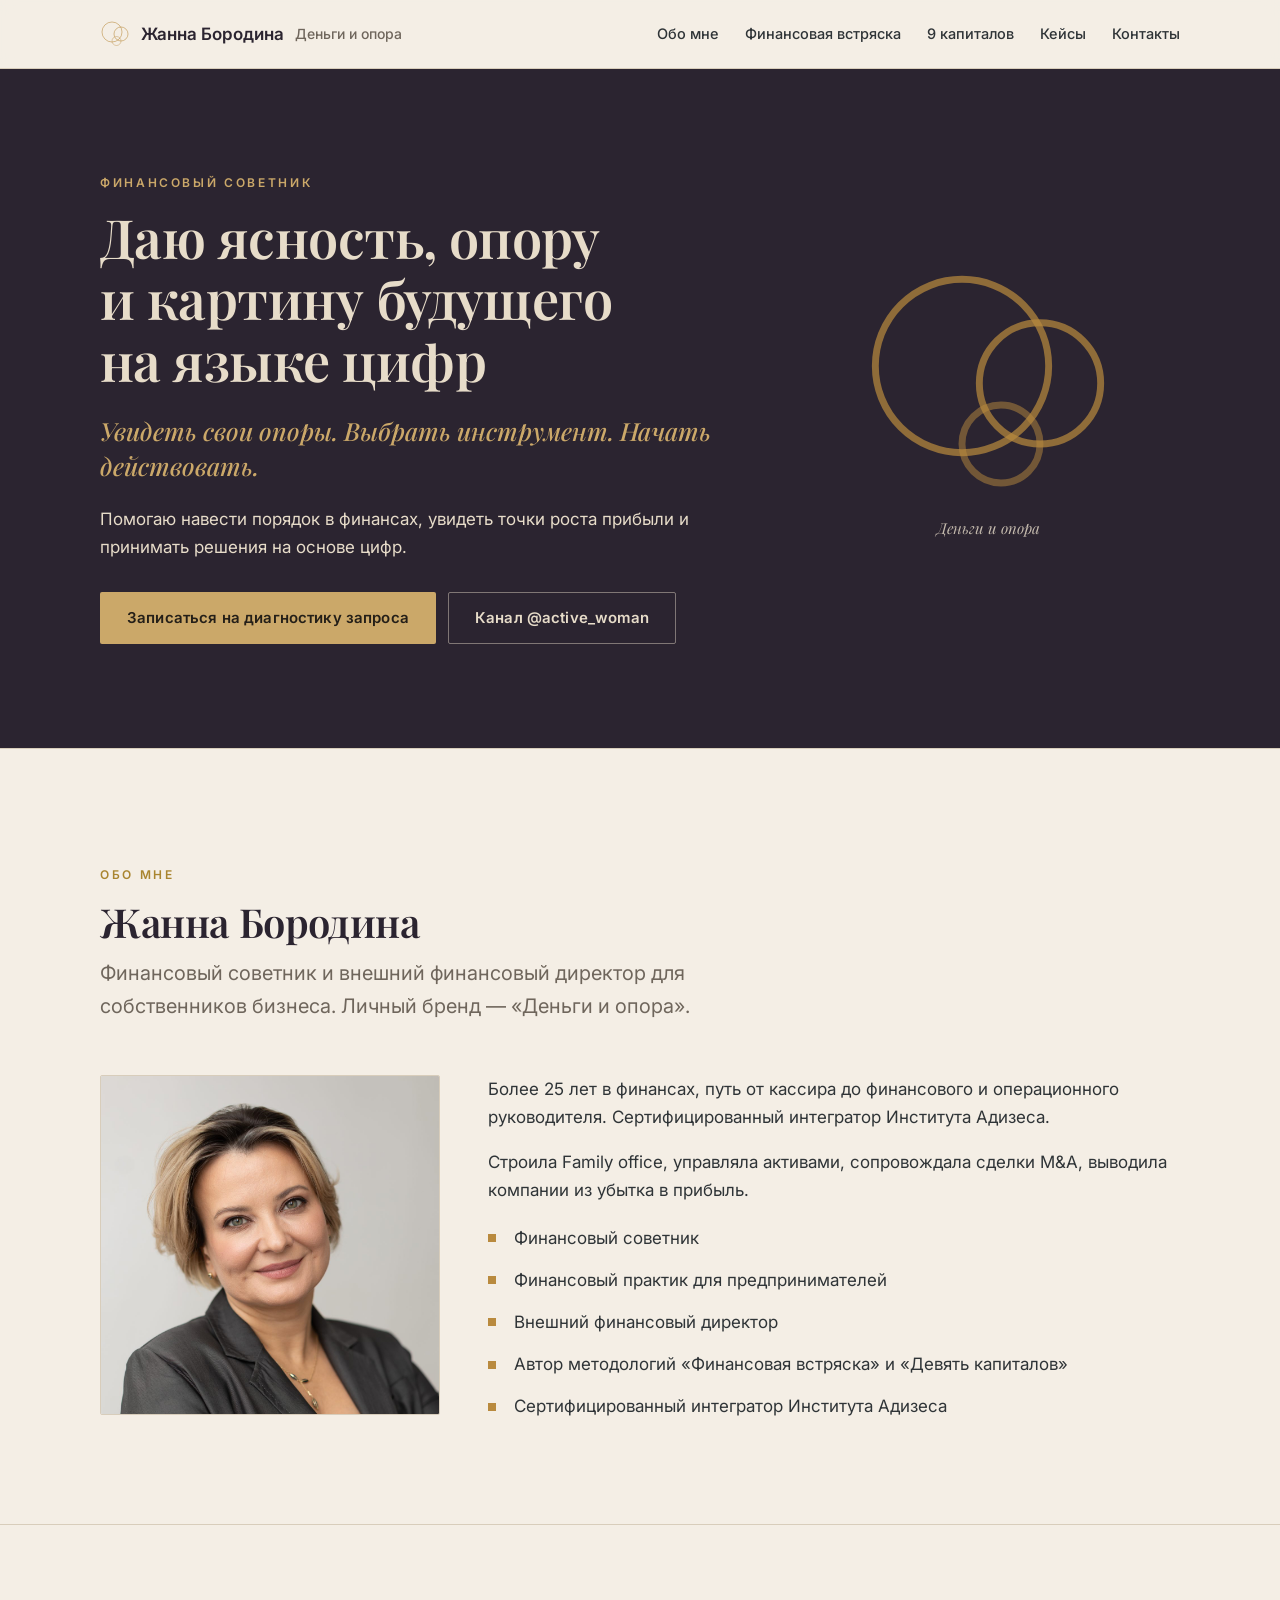
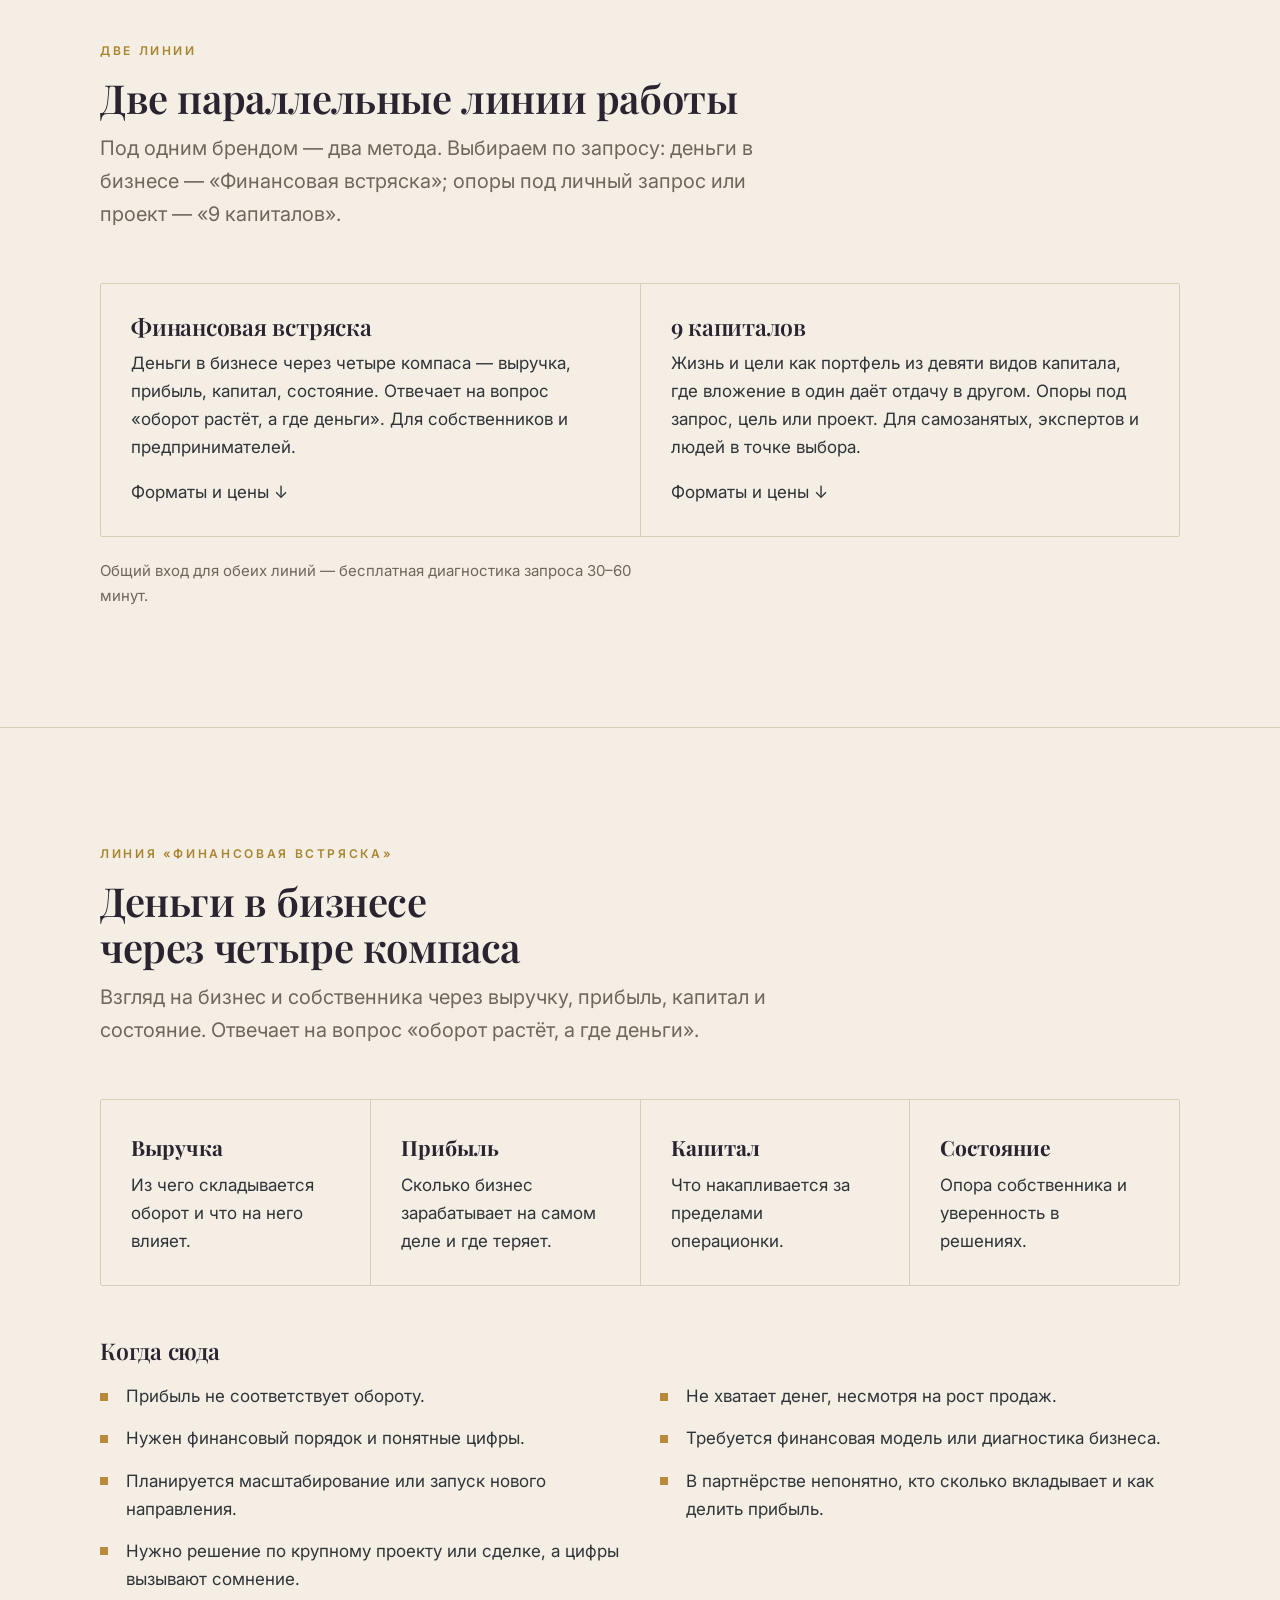
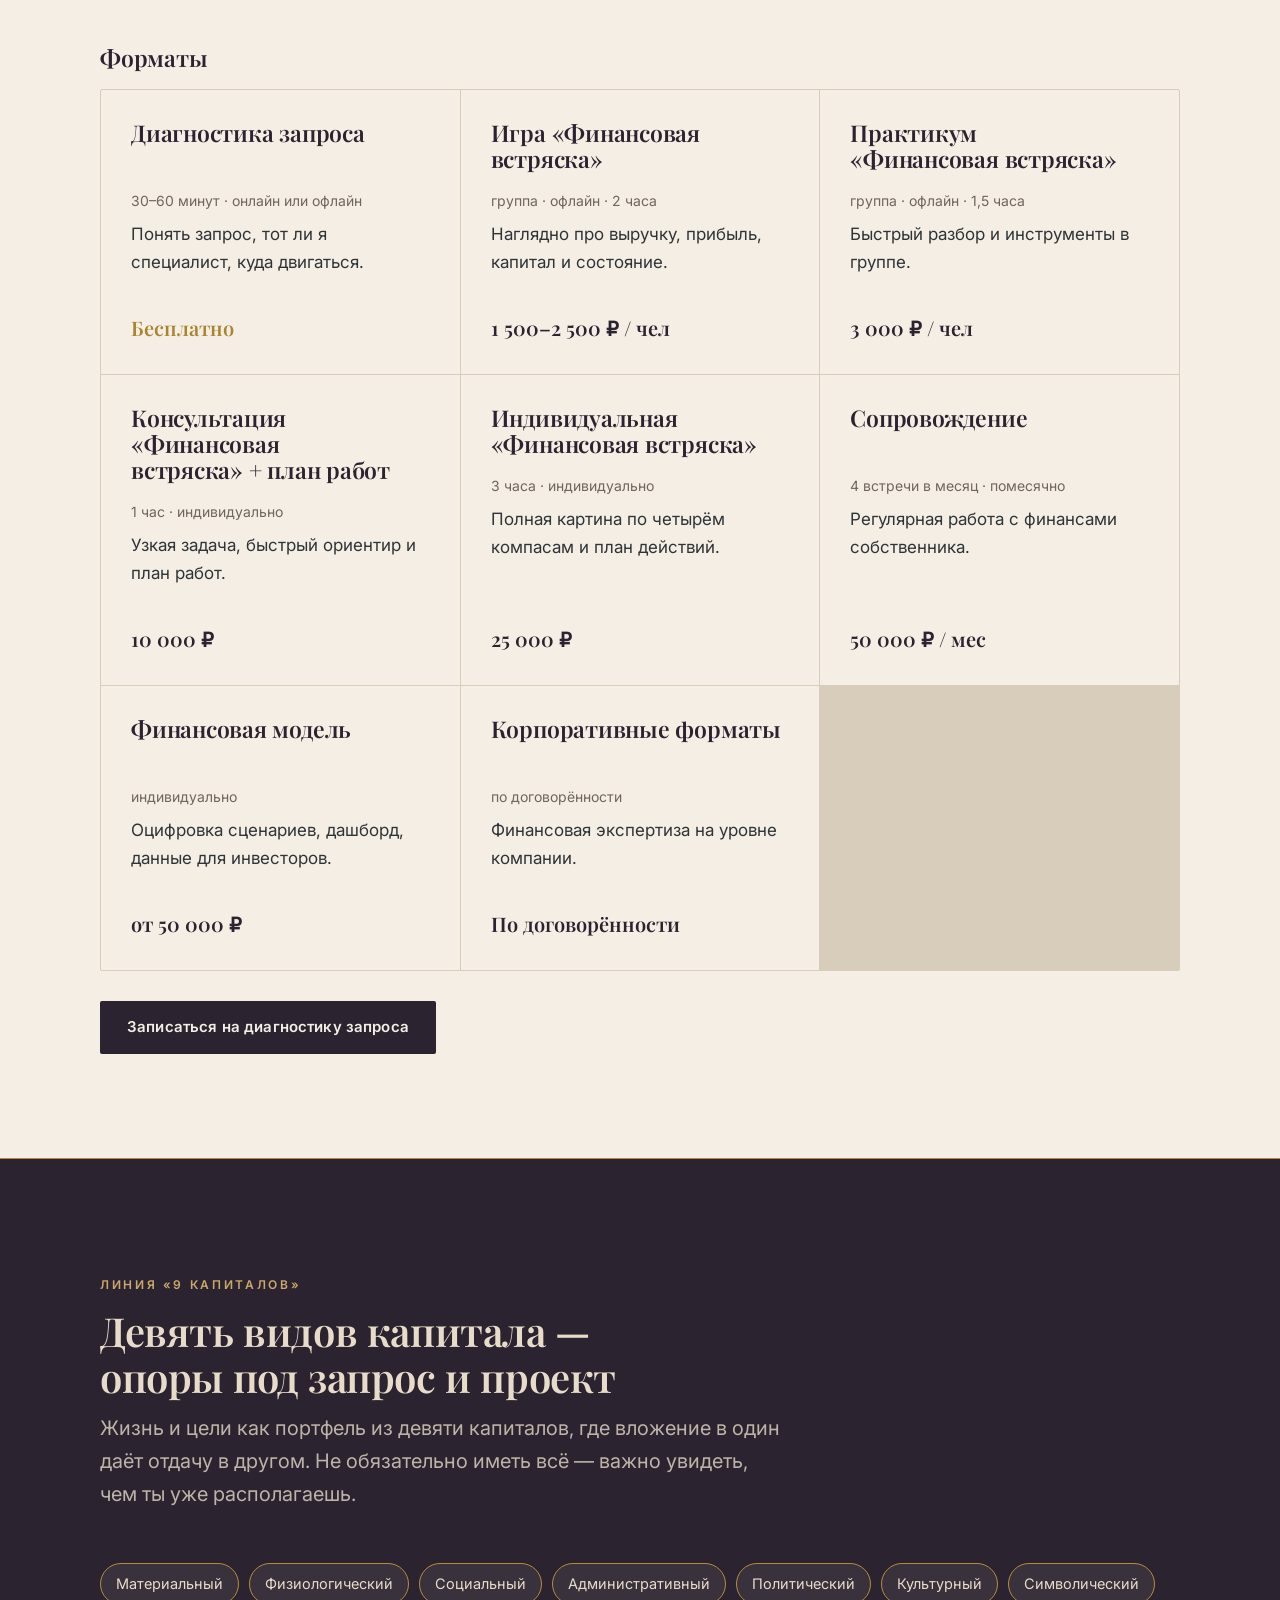
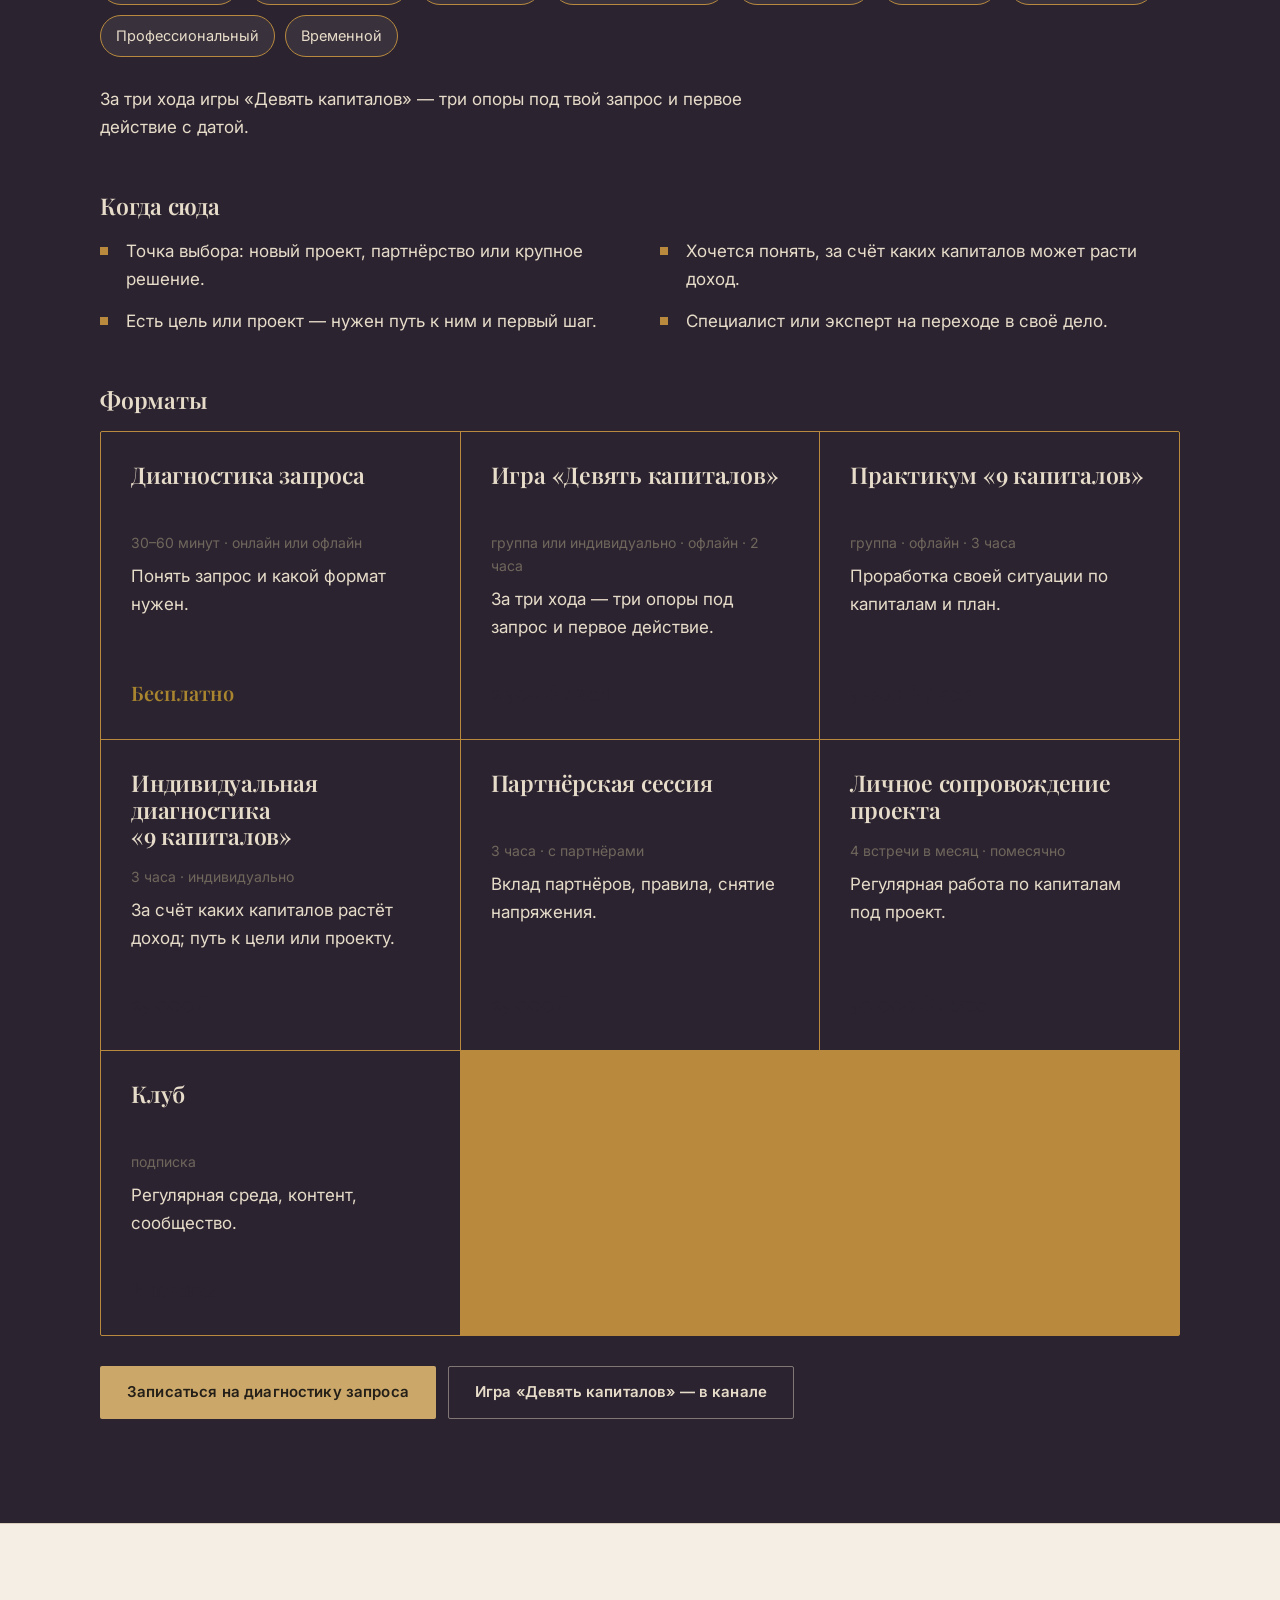
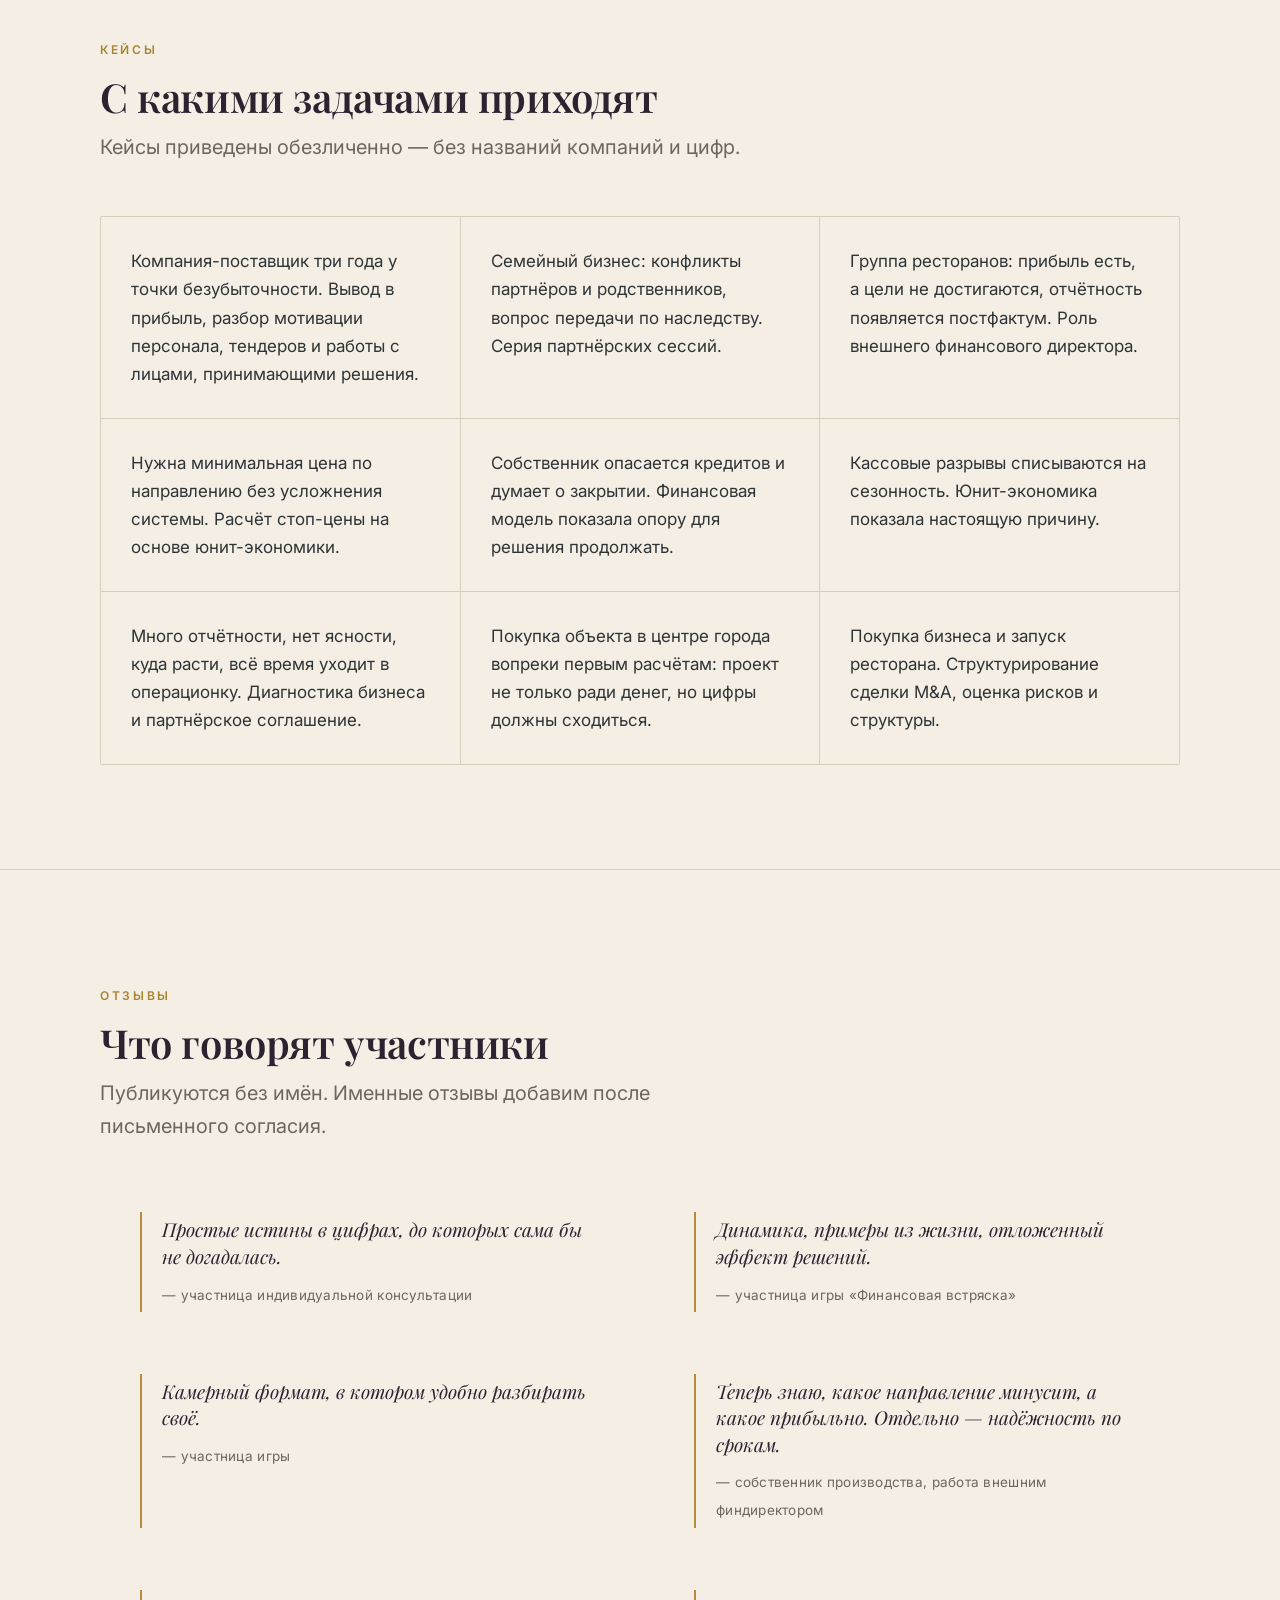
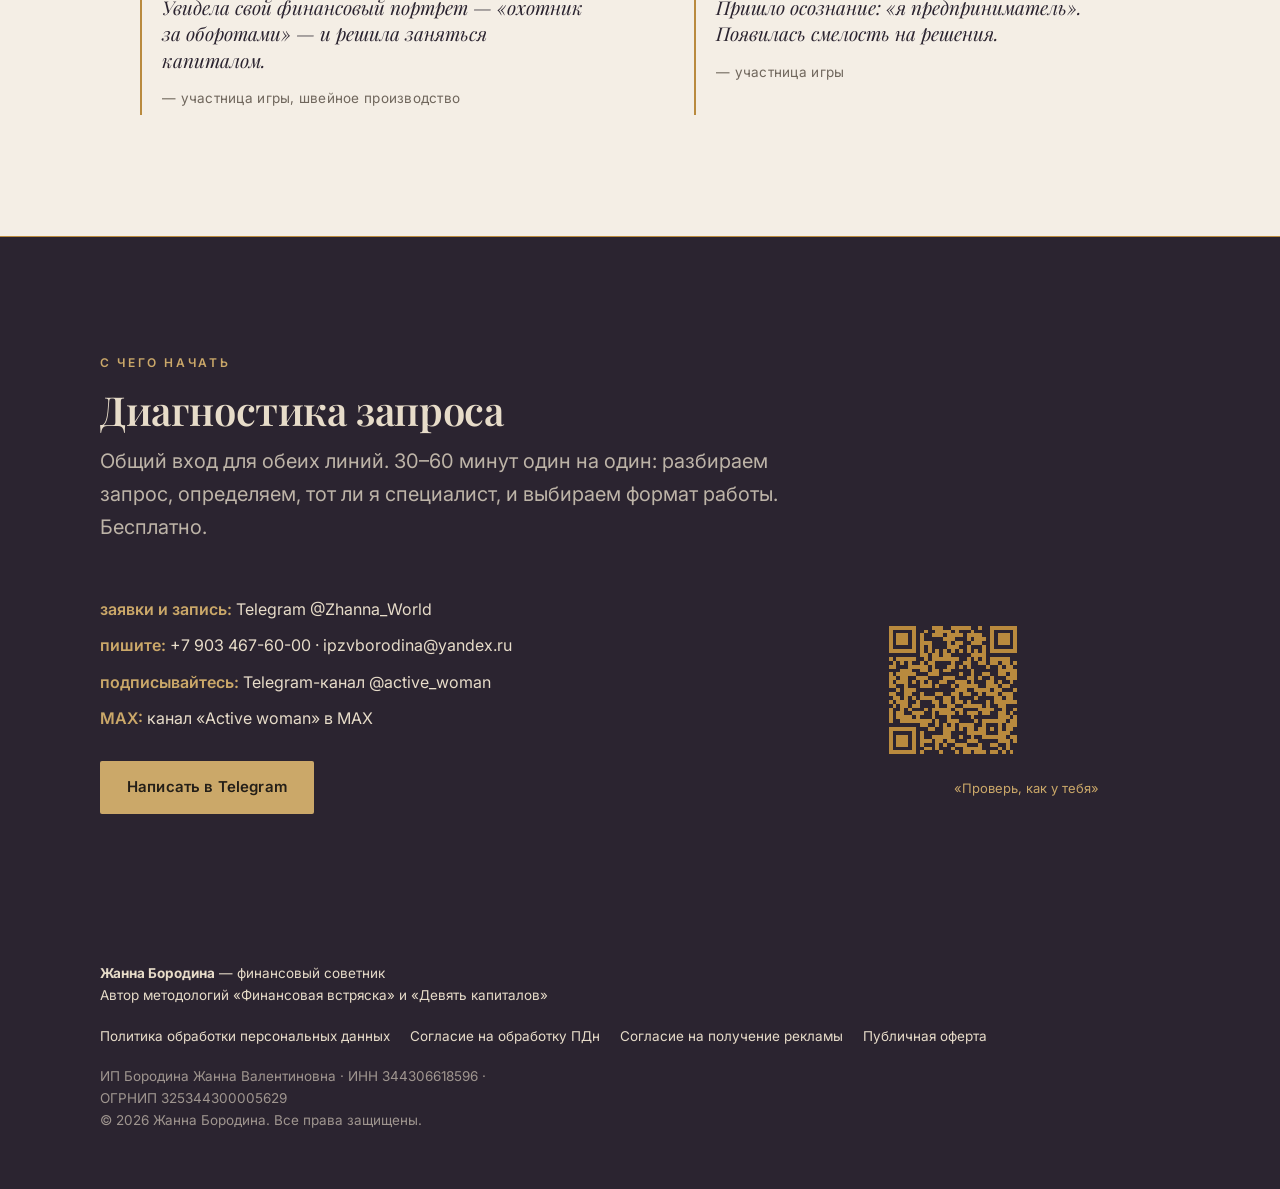
<file: index.html>
<!DOCTYPE html>
<html lang="ru">
<head>
  <meta charset="UTF-8" />
  <meta name="viewport" content="width=device-width, initial-scale=1" />
  <title>Жанна Бородина — финансовый советник для собственников бизнеса</title>
  <meta name="description" content="Жанна Бородина — финансовый советник. Две линии работы: «Финансовая встряска» — деньги в бизнесе через четыре компаса, и «9 капиталов» — опоры под запрос и проект. Диагностика, разборы, практикумы, финансовые модели." />
  <link rel="canonical" href="https://zhannaborodina.com/" />
  <meta name="robots" content="index, follow" />

  <meta property="og:type" content="website" />
  <meta property="og:locale" content="ru_RU" />
  <meta property="og:url" content="https://zhannaborodina.com/" />
  <meta property="og:title" content="Жанна Бородина — финансовый советник" />
  <meta property="og:description" content="Даю ясность, опору и картину будущего на языке цифр. Две линии работы: «Финансовая встряска» и «9 капиталов»." />
  <meta property="og:image" content="https://zhannaborodina.com/assets/og.png" />
  <meta property="og:image:width" content="1200" />
  <meta property="og:image:height" content="630" />
  <meta property="og:image:alt" content="Жанна Бородина — финансовый советник" />
  <meta name="twitter:card" content="summary_large_image" />
  <meta name="twitter:image" content="https://zhannaborodina.com/assets/og.png" />

  <link rel="icon" href="/assets/favicon.svg" type="image/svg+xml" />

  <link rel="preconnect" href="https://fonts.googleapis.com" />
  <link rel="preconnect" href="https://fonts.gstatic.com" crossorigin />
  <link rel="stylesheet" href="https://fonts.googleapis.com/css2?family=Playfair+Display:ital,wght@0,500;0,600;0,700;1,500;1,600&family=Inter:wght@400;500;600;700&display=swap" />

  <link rel="stylesheet" href="/assets/styles.css" />

  <script type="application/ld+json">
  {
    "@context": "https://schema.org",
    "@type": "Person",
    "name": "Жанна Бородина",
    "jobTitle": "Финансовый советник",
    "description": "Финансовый советник и внешний финансовый директор для собственников бизнеса. Автор методологий «Финансовая встряска» и «Девять капиталов». Сертифицированный интегратор Института Адизеса.",
    "url": "https://zhannaborodina.com/",
    "image": "https://zhannaborodina.com/assets/zhanna.jpg",
    "email": "ipzvborodina@yandex.ru",
    "telephone": "+79034676000",
    "knowsLanguage": "ru",
    "sameAs": [
      "https://t.me/active_woman",
      "https://max.ru/join/NSyq7EJ0xSeP0TqJSFPMGc5-BBlgZdfUZhm6ucb2PHs"
    ],
    "worksFor": {
      "@type": "ProfessionalService",
      "name": "Жанна Бородина — финансовый советник",
      "description": "Две линии работы: «Финансовая встряска» — диагностика бизнеса, разборы, практикумы, финансовые модели; «9 капиталов» — диагностика запроса, игры, практикумы, сопровождение проекта.",
      "areaServed": "RU",
      "url": "https://zhannaborodina.com/",
      "priceRange": "0–200000 RUB",
      "provider": {
        "@type": "Person",
        "name": "Индивидуальный предприниматель Бородина Жанна Валентиновна",
        "taxID": "344306618596"
      }
    }
  }
  </script>
</head>
<body>
  <a class="skip-link" href="#main">Перейти к содержанию</a>

  <header class="site-header">
    <div class="container site-header__inner">
      <a class="brand-link" href="#top" aria-label="Жанна Бородина — на главную">
        <svg class="emblem" viewBox="10 16 60 55" fill="none" aria-hidden="true">
          <g stroke-width="1.6">
            <circle cx="34" cy="40" r="20" opacity="0.7" />
            <circle cx="52" cy="44" r="14" opacity="0.7" />
            <circle cx="43" cy="58" r="9" opacity="0.5" />
          </g>
        </svg>
        <b>Жанна Бородина</b>
        <span>Деньги и опора</span>
      </a>
      <button class="nav-toggle" type="button" aria-expanded="false" aria-controls="nav">Меню</button>
      <nav class="nav" id="nav" aria-label="Разделы страницы">
        <a href="#about">Обо мне</a>
        <a href="#fv">Финансовая встряска</a>
        <a href="#capitals">9 капиталов</a>
        <a href="#cases">Кейсы</a>
        <a href="#contact">Контакты</a>
      </nav>
    </div>
  </header>

  <main id="main">
    <span id="top"></span>

    <!-- ================= HERO ================= -->
    <section class="on-plum" aria-labelledby="hero-title">
      <div class="container hero">
        <div>
          <p class="kicker">Финансовый советник</p>
          <h1 class="hero__title" id="hero-title">Даю ясность, опору и картину будущего на языке цифр</h1>
          <p class="hero__slogan">Увидеть свои опоры. Выбрать инструмент. Начать действовать.</p>
          <p class="hero__lede">Помогаю навести порядок в финансах, увидеть точки роста прибыли и принимать решения на основе цифр.</p>
          <div class="hero__cta">
            <a class="btn btn--primary" href="https://t.me/Zhanna_World" target="_blank" rel="noopener">Записаться на диагностику запроса</a>
            <a class="btn btn--ghost" href="https://t.me/active_woman" target="_blank" rel="noopener">Канал @active_woman</a>
          </div>
        </div>
        <div class="hero__aside">
          <svg class="emblem hero__emblem" viewBox="10 16 60 55" fill="none" aria-label="Эмблема — три кольца">
            <g stroke-width="1.6">
              <circle cx="34" cy="40" r="20" opacity="0.7" />
              <circle cx="52" cy="44" r="14" opacity="0.7" />
              <circle cx="43" cy="58" r="9" opacity="0.5" />
            </g>
          </svg>
          <p class="hero__promise">Деньги и опора</p>
        </div>
      </div>
    </section>

    <!-- ================= ОБО МНЕ ================= -->
    <section id="about" aria-labelledby="about-title">
      <div class="container">
        <div class="section-head">
          <p class="kicker">Обо мне</p>
          <h2 id="about-title">Жанна Бородина</h2>
          <p class="lede">Финансовый советник и внешний финансовый директор для собственников бизнеса. Личный бренд — «Деньги и опора».</p>
        </div>
        <div class="about-layout">
          <img class="about-photo" src="/assets/zhanna.jpg" width="1200" height="1200"
               alt="Жанна Бородина, финансовый советник" loading="lazy" />
          <div>
            <p>Более 25 лет в финансах, путь от кассира до финансового и операционного руководителя. Сертифицированный интегратор Института Адизеса.</p>
            <p>Строила Family office, управляла активами, сопровождала сделки M&amp;A, выводила компании из убытка в прибыль.</p>
            <ul class="marks" style="margin-top:20px">
              <li>Финансовый советник</li>
              <li>Финансовый практик для предпринимателей</li>
              <li>Внешний финансовый директор</li>
              <li>Автор методологий «Финансовая встряска» и «Девять капиталов»</li>
              <li>Сертифицированный интегратор Института Адизеса</li>
            </ul>
          </div>
        </div>
      </div>
    </section>

    <!-- ================= ДВЕ ЛИНИИ ================= -->
    <section id="lines" aria-labelledby="lines-title">
      <div class="container">
        <div class="section-head">
          <p class="kicker">Две линии</p>
          <h2 id="lines-title">Две параллельные линии работы</h2>
          <p class="lede">Под одним брендом — два метода. Выбираем по запросу: деньги в бизнесе — «Финансовая встряска»; опоры под личный запрос или проект — «9 капиталов».</p>
        </div>
        <div class="grid grid--2">
          <div class="card">
            <h3>Финансовая встряска</h3>
            <p>Деньги в бизнесе через четыре компаса — выручка, прибыль, капитал, состояние. Отвечает на вопрос «оборот растёт, а где деньги». Для собственников и предпринимателей.</p>
            <p><a href="#fv">Форматы и цены&nbsp;↓</a></p>
          </div>
          <div class="card">
            <h3>9 капиталов</h3>
            <p>Жизнь и цели как портфель из девяти видов капитала, где вложение в один даёт отдачу в другом. Опоры под запрос, цель или проект. Для самозанятых, экспертов и людей в точке выбора.</p>
            <p><a href="#capitals">Форматы и цены&nbsp;↓</a></p>
          </div>
        </div>
        <p class="muted" style="margin-top:22px;max-width:64ch;font-size:15px">Общий вход для обеих линий — бесплатная <a href="#contact">диагностика запроса</a> 30–60 минут.</p>
      </div>
    </section>

    <!-- ================= ФИНАНСОВАЯ ВСТРЯСКА ================= -->
    <section id="fv" aria-labelledby="fv-title">
      <div class="container">
        <div class="section-head">
          <p class="kicker">Линия «Финансовая встряска»</p>
          <h2 id="fv-title">Деньги в бизнесе через четыре компаса</h2>
          <p class="lede">Взгляд на бизнес и собственника через выручку, прибыль, капитал и состояние. Отвечает на вопрос «оборот растёт, а где деньги».</p>
        </div>
        <div class="grid grid--4">
          <div class="card compass"><b>Выручка</b><p>Из чего складывается оборот и что на него влияет.</p></div>
          <div class="card compass"><b>Прибыль</b><p>Сколько бизнес зарабатывает на самом деле и где теряет.</p></div>
          <div class="card compass"><b>Капитал</b><p>Что накапливается за пределами операционки.</p></div>
          <div class="card compass"><b>Состояние</b><p>Опора собственника и уверенность в решениях.</p></div>
        </div>

        <h3 style="margin:clamp(36px,5vw,52px) 0 18px">Когда сюда</h3>
        <ul class="marks marks--2">
          <li>Прибыль не соответствует обороту.</li>
          <li>Не хватает денег, несмотря на рост продаж.</li>
          <li>Нужен финансовый порядок и понятные цифры.</li>
          <li>Требуется финансовая модель или диагностика бизнеса.</li>
          <li>Планируется масштабирование или запуск нового направления.</li>
          <li>В партнёрстве непонятно, кто сколько вкладывает и как делить прибыль.</li>
          <li>Нужно решение по крупному проекту или сделке, а цифры вызывают сомнение.</li>
        </ul>

        <h3 style="margin:clamp(36px,5vw,52px) 0 18px">Форматы</h3>
        <div class="grid grid--3">
          <div class="card price">
            <h3>Диагностика запроса</h3>
            <span class="format">30–60 минут · онлайн или офлайн</span>
            <p>Понять запрос, тот ли я специалист, куда двигаться.</p>
            <span class="sum sum--free">Бесплатно</span>
          </div>
          <div class="card price">
            <h3>Игра «Финансовая встряска»</h3>
            <span class="format">группа · офлайн · 2 часа</span>
            <p>Наглядно про выручку, прибыль, капитал и состояние.</p>
            <span class="sum">1 500–2 500 ₽ / чел</span>
          </div>
          <div class="card price">
            <h3>Практикум «Финансовая встряска»</h3>
            <span class="format">группа · офлайн · 1,5 часа</span>
            <p>Быстрый разбор и инструменты в группе.</p>
            <span class="sum">3 000 ₽ / чел</span>
          </div>
          <div class="card price">
            <h3>Консультация «Финансовая встряска» + план работ</h3>
            <span class="format">1 час · индивидуально</span>
            <p>Узкая задача, быстрый ориентир и план работ.</p>
            <span class="sum">10 000 ₽</span>
          </div>
          <div class="card price">
            <h3>Индивидуальная «Финансовая встряска»</h3>
            <span class="format">3 часа · индивидуально</span>
            <p>Полная картина по четырём компасам и план действий.</p>
            <span class="sum">25 000 ₽</span>
          </div>
          <div class="card price">
            <h3>Сопровождение</h3>
            <span class="format">4 встречи в месяц · помесячно</span>
            <p>Регулярная работа с финансами собственника.</p>
            <span class="sum">50 000 ₽ / мес</span>
          </div>
          <div class="card price">
            <h3>Финансовая модель</h3>
            <span class="format">индивидуально</span>
            <p>Оцифровка сценариев, дашборд, данные для инвесторов.</p>
            <span class="sum">от 50 000 ₽</span>
          </div>
          <div class="card price">
            <h3>Корпоративные форматы</h3>
            <span class="format">по договорённости</span>
            <p>Финансовая экспертиза на уровне компании.</p>
            <span class="sum">По договорённости</span>
          </div>
        </div>
        <div class="hero__cta">
          <a class="btn btn--primary" href="https://t.me/Zhanna_World" target="_blank" rel="noopener">Записаться на диагностику запроса</a>
        </div>
      </div>
    </section>

    <!-- ================= 9 КАПИТАЛОВ ================= -->
    <section id="capitals" class="on-plum" aria-labelledby="capitals-title">
      <div class="container">
        <div class="section-head">
          <p class="kicker">Линия «9 капиталов»</p>
          <h2 id="capitals-title">Девять видов капитала — опоры под запрос и проект</h2>
          <p class="lede">Жизнь и цели как портфель из девяти капиталов, где вложение в один даёт отдачу в другом. Не обязательно иметь всё — важно увидеть, чем ты уже располагаешь.</p>
        </div>
        <ul class="caps">
          <li>Материальный</li><li>Физиологический</li><li>Социальный</li>
          <li>Административный</li><li>Политический</li><li>Культурный</li>
          <li>Символический</li><li>Профессиональный</li><li>Временной</li>
        </ul>
        <p style="max-width:64ch">За три хода игры «Девять капиталов» — три опоры под твой запрос и первое действие с датой.</p>

        <h3 style="margin:clamp(36px,5vw,52px) 0 18px">Когда сюда</h3>
        <ul class="marks marks--2">
          <li>Точка выбора: новый проект, партнёрство или крупное решение.</li>
          <li>Хочется понять, за счёт каких капиталов может расти доход.</li>
          <li>Есть цель или проект — нужен путь к ним и первый шаг.</li>
          <li>Специалист или эксперт на переходе в своё дело.</li>
        </ul>

        <h3 style="margin:clamp(36px,5vw,52px) 0 18px">Форматы</h3>
        <div class="grid grid--3">
          <div class="card price">
            <h3>Диагностика запроса</h3>
            <span class="format">30–60 минут · онлайн или офлайн</span>
            <p>Понять запрос и какой формат нужен.</p>
            <span class="sum sum--free">Бесплатно</span>
          </div>
          <div class="card price">
            <h3>Игра «Девять капиталов»</h3>
            <span class="format">группа или индивидуально · офлайн · 2 часа</span>
            <p>За три хода — три опоры под запрос и первое действие.</p>
            <span class="sum">2 500 ₽ / чел</span>
          </div>
          <div class="card price">
            <h3>Практикум «9 капиталов»</h3>
            <span class="format">группа · офлайн · 3 часа</span>
            <p>Проработка своей ситуации по капиталам и план.</p>
            <span class="sum">5 000 ₽ / чел</span>
          </div>
          <div class="card price">
            <h3>Индивидуальная диагностика «9 капиталов»</h3>
            <span class="format">3 часа · индивидуально</span>
            <p>За счёт каких капиталов растёт доход; путь к цели или проекту.</p>
            <span class="sum">25 000 ₽</span>
          </div>
          <div class="card price">
            <h3>Партнёрская сессия</h3>
            <span class="format">3 часа · с партнёрами</span>
            <p>Вклад партнёров, правила, снятие напряжения.</p>
            <span class="sum">25 000 ₽</span>
          </div>
          <div class="card price">
            <h3>Личное сопровождение проекта</h3>
            <span class="format">4 встречи в месяц · помесячно</span>
            <p>Регулярная работа по капиталам под проект.</p>
            <span class="sum">50 000 ₽ / мес</span>
          </div>
          <div class="card price">
            <h3>Клуб</h3>
            <span class="format">подписка</span>
            <p>Регулярная среда, контент, сообщество.</p>
            <span class="sum">В планах</span>
          </div>
        </div>
        <div class="hero__cta">
          <a class="btn btn--primary" href="https://t.me/Zhanna_World" target="_blank" rel="noopener">Записаться на диагностику запроса</a>
          <a class="btn btn--ghost" href="https://t.me/active_woman" target="_blank" rel="noopener">Игра «Девять капиталов» — в канале</a>
        </div>
      </div>
    </section>

    <!-- ================= КЕЙСЫ ================= -->
    <section id="cases" aria-labelledby="cases-title">
      <div class="container">
        <div class="section-head">
          <p class="kicker">Кейсы</p>
          <h2 id="cases-title">С какими задачами приходят</h2>
          <p class="lede">Кейсы приведены обезличенно — без названий компаний и цифр.</p>
        </div>
        <div class="grid grid--3">
          <div class="card"><p>Компания-поставщик три года у точки безубыточности. Вывод в прибыль, разбор мотивации персонала, тендеров и работы с лицами, принимающими решения.</p></div>
          <div class="card"><p>Семейный бизнес: конфликты партнёров и родственников, вопрос передачи по наследству. Серия партнёрских сессий.</p></div>
          <div class="card"><p>Группа ресторанов: прибыль есть, а цели не достигаются, отчётность появляется постфактум. Роль внешнего финансового директора.</p></div>
          <div class="card"><p>Нужна минимальная цена по направлению без усложнения системы. Расчёт стоп-цены на основе юнит-экономики.</p></div>
          <div class="card"><p>Собственник опасается кредитов и думает о закрытии. Финансовая модель показала опору для решения продолжать.</p></div>
          <div class="card"><p>Кассовые разрывы списываются на сезонность. Юнит-экономика показала настоящую причину.</p></div>
          <div class="card"><p>Много отчётности, нет ясности, куда расти, всё время уходит в операционку. Диагностика бизнеса и партнёрское соглашение.</p></div>
          <div class="card"><p>Покупка объекта в центре города вопреки первым расчётам: проект не только ради денег, но цифры должны сходиться.</p></div>
          <div class="card"><p>Покупка бизнеса и запуск ресторана. Структурирование сделки M&amp;A, оценка рисков и структуры.</p></div>
        </div>
      </div>
    </section>

    <!-- ================= ОТЗЫВЫ ================= -->
    <section id="reviews" aria-labelledby="reviews-title">
      <div class="container">
        <div class="section-head">
          <p class="kicker">Отзывы</p>
          <h2 id="reviews-title">Что говорят участники</h2>
          <p class="lede">Публикуются без имён. Именные отзывы добавим после письменного согласия.</p>
        </div>
        <div class="quotes">
          <blockquote class="quote">
            <p>Простые истины в цифрах, до которых сама бы не догадалась.</p>
            <cite>— участница индивидуальной консультации</cite>
          </blockquote>
          <blockquote class="quote">
            <p>Динамика, примеры из жизни, отложенный эффект решений.</p>
            <cite>— участница игры «Финансовая встряска»</cite>
          </blockquote>
          <blockquote class="quote">
            <p>Камерный формат, в котором удобно разбирать своё.</p>
            <cite>— участница игры</cite>
          </blockquote>
          <blockquote class="quote">
            <p>Теперь знаю, какое направление минусит, а какое прибыльно. Отдельно — надёжность по срокам.</p>
            <cite>— собственник производства, работа внешним финдиректором</cite>
          </blockquote>
          <blockquote class="quote">
            <p>Увидела свой финансовый портрет — «охотник за оборотами» — и решила заняться капиталом.</p>
            <cite>— участница игры, швейное производство</cite>
          </blockquote>
          <blockquote class="quote">
            <p>Пришло осознание: «я предприниматель». Появилась смелость на решения.</p>
            <cite>— участница игры</cite>
          </blockquote>
        </div>
      </div>
    </section>

    <!-- ================= КОНТАКТЫ ================= -->
    <section id="contact" class="on-plum" aria-labelledby="contact-title">
      <div class="container">
        <div class="section-head">
          <p class="kicker">С чего начать</p>
          <h2 id="contact-title">Диагностика запроса</h2>
          <p class="lede">Общий вход для обеих линий. 30–60 минут один на один: разбираем запрос, определяем, тот ли я специалист, и выбираем формат работы. Бесплатно.</p>
        </div>
        <div class="contact-grid">
          <div>
            <ul class="contact-list">
              <li><b>заявки и запись:</b> <a href="https://t.me/Zhanna_World" target="_blank" rel="noopener">Telegram @Zhanna_World</a></li>
              <li><b>пишите:</b> <a href="tel:+79034676000">+7 903 467-60-00</a> · <a href="mailto:ipzvborodina@yandex.ru">ipzvborodina@yandex.ru</a></li>
              <li><b>подписывайтесь:</b> <a href="https://t.me/active_woman" target="_blank" rel="noopener">Telegram-канал @active_woman</a></li>
              <li><b>MAX:</b> <a href="https://max.ru/join/NSyq7EJ0xSeP0TqJSFPMGc5-BBlgZdfUZhm6ucb2PHs" target="_blank" rel="noopener">канал «Active woman» в MAX</a></li>
            </ul>
            <div class="hero__cta">
              <a class="btn btn--primary" href="https://t.me/Zhanna_World" target="_blank" rel="noopener">Написать в Telegram</a>
            </div>
          </div>
          <figure style="margin:0">
            <img class="qr" src="/assets/qr-biz.svg" width="160" height="160" alt="QR-код на канал @active_woman" />
            <figcaption class="qr-cap">«Проверь, как у тебя»</figcaption>
          </figure>
        </div>
      </div>
    </section>
  </main>

  <footer class="site-footer">
    <div class="container site-footer__inner">
      <div>
        <strong>Жанна Бородина</strong> — финансовый советник<br />
        Автор методологий «Финансовая встряска» и «Девять капиталов»
      </div>
      <nav class="site-footer__docs" aria-label="Документы">
        <a href="/privacy.html">Политика обработки персональных данных</a>
        <a href="/consent-pdn.html">Согласие на обработку ПДн</a>
        <a href="/consent-ads.html">Согласие на получение рекламы</a>
        <a href="/offer.html">Публичная оферта</a>
      </nav>
      <p class="site-footer__req">
        ИП Бородина Жанна Валентиновна ·
        ИНН 344306618596 ·
        ОГРНИП 325344300005629<br />
        © 2026 Жанна Бородина. Все права защищены.
      </p>
    </div>
  </footer>

  <script>
    (function () {
      var btn = document.querySelector('.nav-toggle');
      var nav = document.getElementById('nav');
      if (!btn || !nav) return;
      btn.addEventListener('click', function () {
        var open = nav.classList.toggle('is-open');
        btn.setAttribute('aria-expanded', String(open));
      });
      nav.addEventListener('click', function (e) {
        if (e.target.tagName === 'A') {
          nav.classList.remove('is-open');
          btn.setAttribute('aria-expanded', 'false');
        }
      });
    })();
  </script>
</body>
</html>
</file>
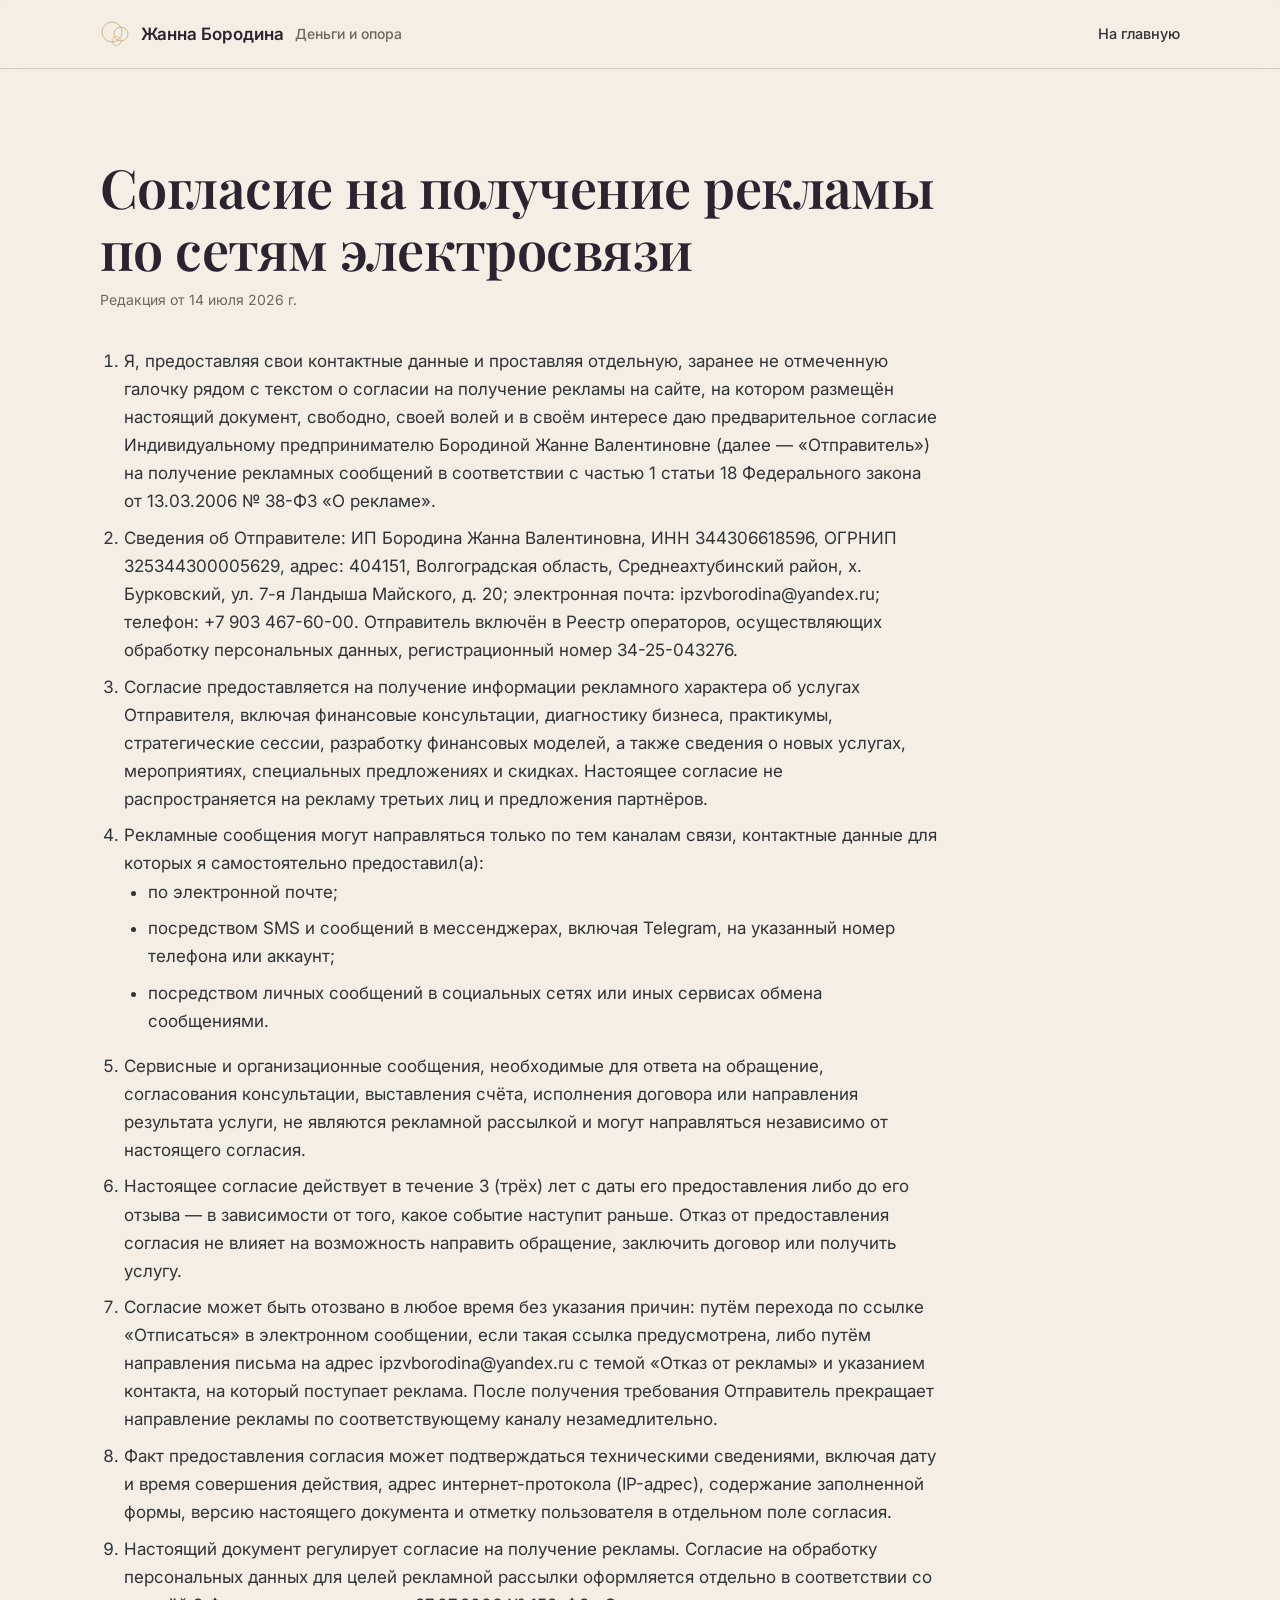
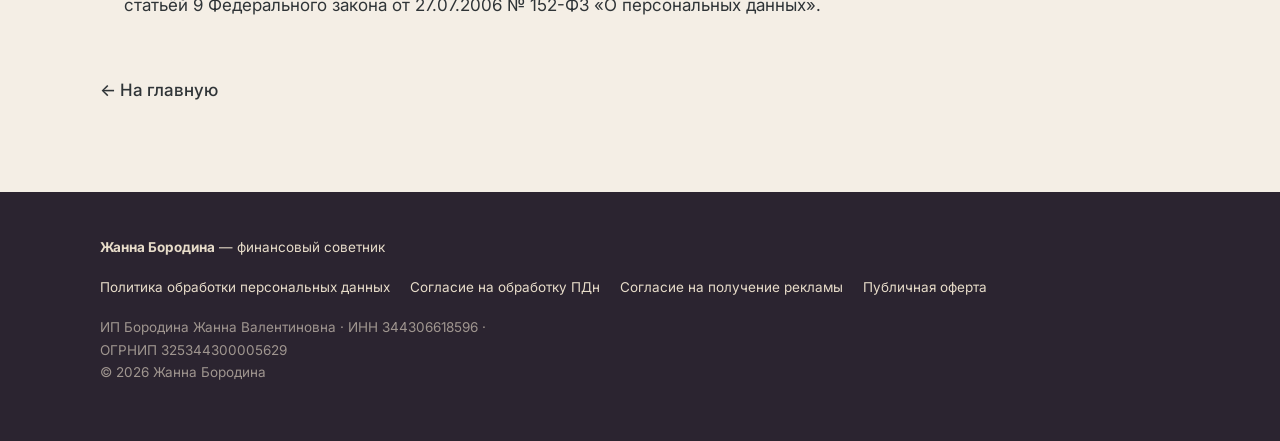
<file: consent-ads.html>
<!DOCTYPE html>
<html lang="ru">
<head>
  <meta charset="UTF-8" />
  <meta name="viewport" content="width=device-width, initial-scale=1" />
  <title>Согласие на получение рекламы — Жанна Бородина</title>
  <meta name="description" content="Согласие на получение рекламы по сетям электросвязи от ИП Бородиной Ж. В." />
  <link rel="canonical" href="https://zhannaborodina.com/consent-ads.html" />
  <meta name="robots" content="noindex, follow" />
  <link rel="icon" href="/assets/favicon.svg" type="image/svg+xml" />
  <link rel="preconnect" href="https://fonts.googleapis.com" />
  <link rel="preconnect" href="https://fonts.gstatic.com" crossorigin />
  <link rel="stylesheet" href="https://fonts.googleapis.com/css2?family=Playfair+Display:wght@600;700&family=Inter:wght@400;500;600&display=swap" />
  <link rel="stylesheet" href="/assets/styles.css" />
</head>
<body>
  <a class="skip-link" href="#main">Перейти к содержанию</a>
  <header class="site-header">
    <div class="container site-header__inner">
      <a class="brand-link" href="/" aria-label="Жанна Бородина — на главную">
        <svg class="emblem" viewBox="10 16 60 55" fill="none" aria-hidden="true">
          <g stroke-width="1.6">
            <circle cx="34" cy="40" r="20" opacity="0.7" />
            <circle cx="52" cy="44" r="14" opacity="0.7" />
            <circle cx="43" cy="58" r="9" opacity="0.5" />
          </g>
        </svg>
        <b>Жанна Бородина</b>
        <span>Деньги и опора</span>
      </a>
      <nav class="nav" aria-label="Навигация"><a href="/">На главную</a></nav>
    </div>
  </header>

  <main id="main" class="doc">
    <div class="container">
      <h1>Согласие на получение рекламы по сетям электросвязи</h1>
      <p class="updated">Редакция от 14 июля 2026 г.</p>

      <ol>
        <li>Я, предоставляя свои контактные данные и проставляя отдельную, заранее не отмеченную галочку рядом с текстом о согласии на получение рекламы на сайте, на котором размещён настоящий документ, свободно, своей волей и в своём интересе даю предварительное согласие Индивидуальному предпринимателю Бородиной Жанне Валентиновне (далее — «Отправитель») на получение рекламных сообщений в соответствии с частью 1 статьи 18 Федерального закона от 13.03.2006 № 38-ФЗ «О рекламе».</li>
        <li>Сведения об Отправителе: ИП Бородина Жанна Валентиновна, ИНН 344306618596, ОГРНИП 325344300005629, адрес: 404151, Волгоградская область, Среднеахтубинский район, х. Бурковский, ул. 7-я Ландыша Майского, д. 20; электронная почта: ipzvborodina@yandex.ru; телефон: +7 903 467-60-00. Отправитель включён в Реестр операторов, осуществляющих обработку персональных данных, регистрационный номер 34-25-043276.</li>
        <li>Согласие предоставляется на получение информации рекламного характера об услугах Отправителя, включая финансовые консультации, диагностику бизнеса, практикумы, стратегические сессии, разработку финансовых моделей, а также сведения о новых услугах, мероприятиях, специальных предложениях и скидках. Настоящее согласие не распространяется на рекламу третьих лиц и предложения партнёров.</li>
        <li>Рекламные сообщения могут направляться только по тем каналам связи, контактные данные для которых я самостоятельно предоставил(а):
          <ul class="doc-list">
            <li>по электронной почте;</li>
            <li>посредством SMS и сообщений в мессенджерах, включая Telegram, на указанный номер телефона или аккаунт;</li>
            <li>посредством личных сообщений в социальных сетях или иных сервисах обмена сообщениями.</li>
          </ul>
        </li>
        <li>Сервисные и организационные сообщения, необходимые для ответа на обращение, согласования консультации, выставления счёта, исполнения договора или направления результата услуги, не являются рекламной рассылкой и могут направляться независимо от настоящего согласия.</li>
        <li>Настоящее согласие действует в течение 3 (трёх) лет с даты его предоставления либо до его отзыва — в зависимости от того, какое событие наступит раньше. Отказ от предоставления согласия не влияет на возможность направить обращение, заключить договор или получить услугу.</li>
        <li>Согласие может быть отозвано в любое время без указания причин: путём перехода по ссылке «Отписаться» в электронном сообщении, если такая ссылка предусмотрена, либо путём направления письма на адрес ipzvborodina@yandex.ru с темой «Отказ от рекламы» и указанием контакта, на который поступает реклама. После получения требования Отправитель прекращает направление рекламы по соответствующему каналу незамедлительно.</li>
        <li>Факт предоставления согласия может подтверждаться техническими сведениями, включая дату и время совершения действия, адрес интернет-протокола (IP-адрес), содержание заполненной формы, версию настоящего документа и отметку пользователя в отдельном поле согласия.</li>
        <li>Настоящий документ регулирует согласие на получение рекламы. Согласие на обработку персональных данных для целей рекламной рассылки оформляется отдельно в соответствии со статьёй 9 Федерального закона от 27.07.2006 № 152-ФЗ «О персональных данных».</li>
      </ol>

      <a class="back-link" href="/">← На главную</a>
    </div>
  </main>

  <footer class="site-footer">
    <div class="container site-footer__inner">
      <div><strong>Жанна Бородина</strong> — финансовый советник</div>
      <nav class="site-footer__docs" aria-label="Документы">
        <a href="/privacy.html">Политика обработки персональных данных</a>
        <a href="/consent-pdn.html">Согласие на обработку ПДн</a>
        <a href="/consent-ads.html">Согласие на получение рекламы</a>
        <a href="/offer.html">Публичная оферта</a>
      </nav>
      <p class="site-footer__req">
        ИП Бородина Жанна Валентиновна · ИНН 344306618596 · ОГРНИП 325344300005629<br />
        © 2026 Жанна Бородина
      </p>
    </div>
  </footer>
</body>
</html>
</file>
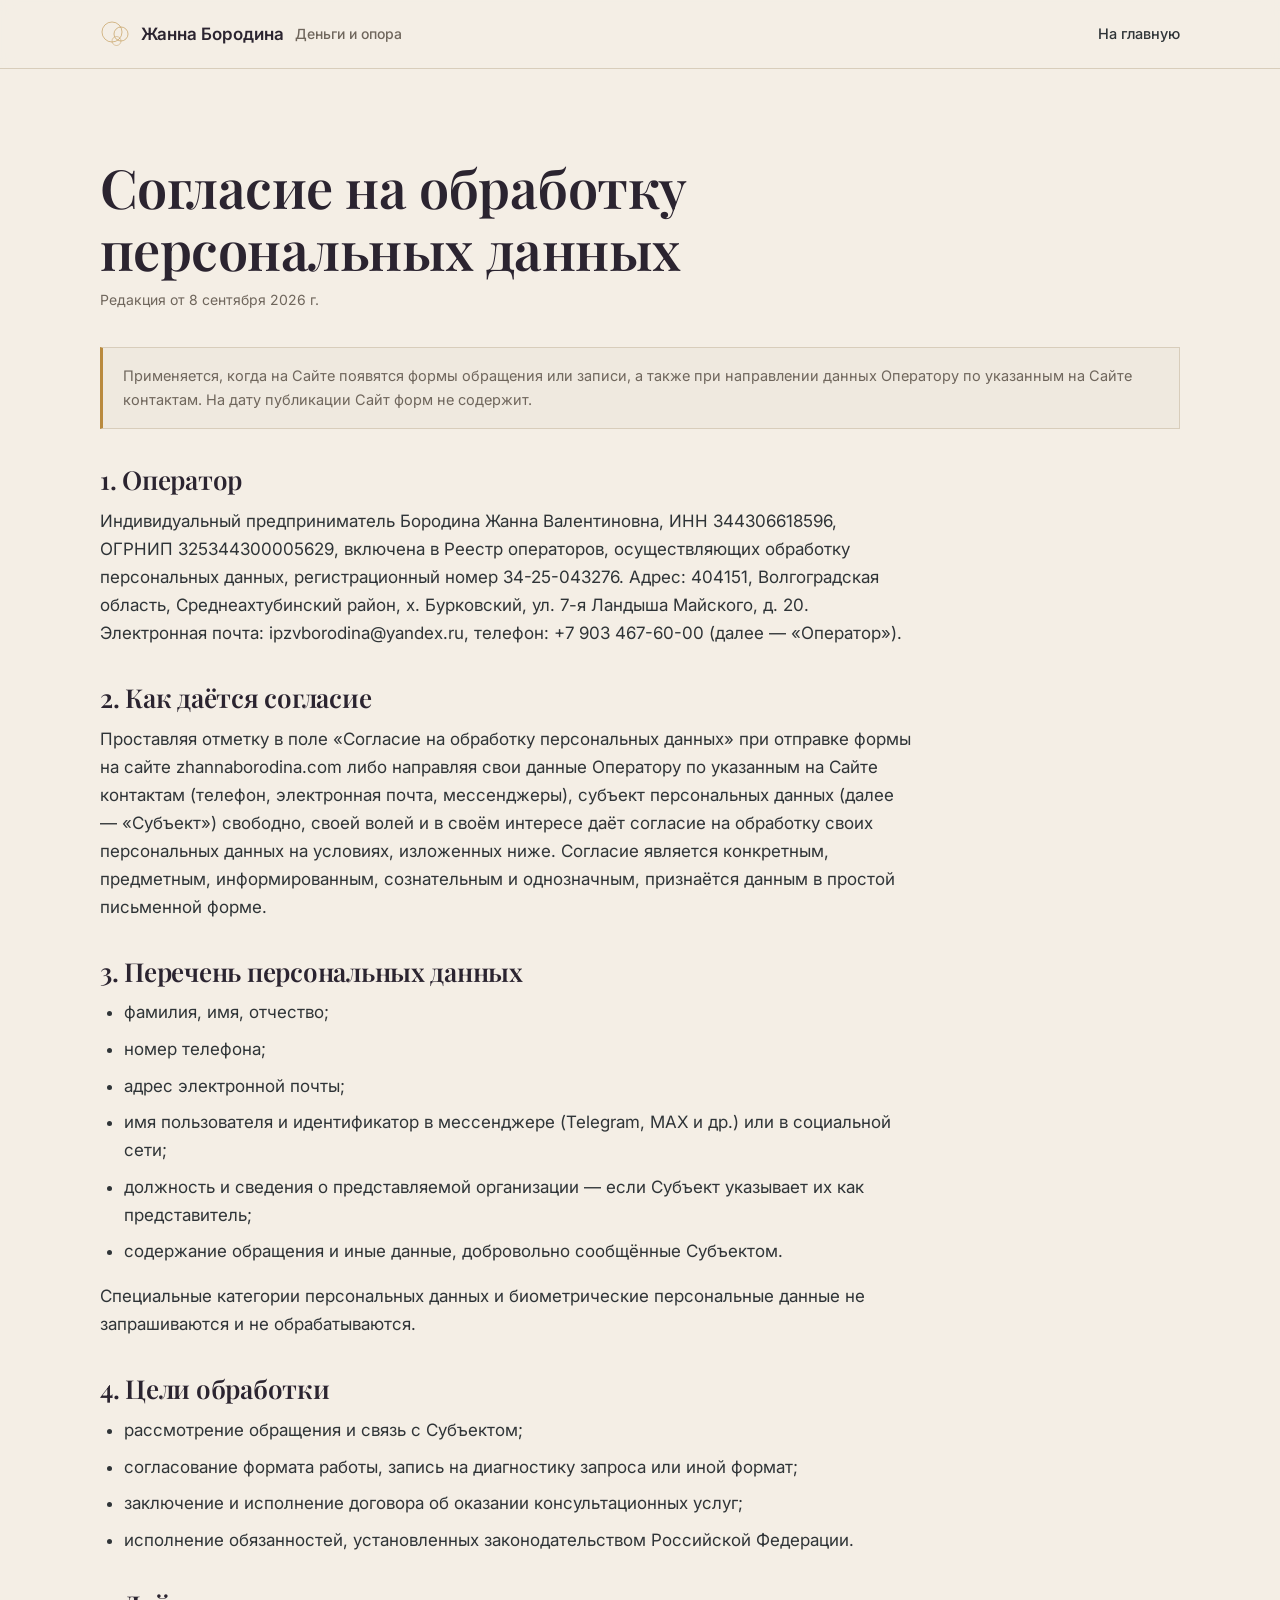
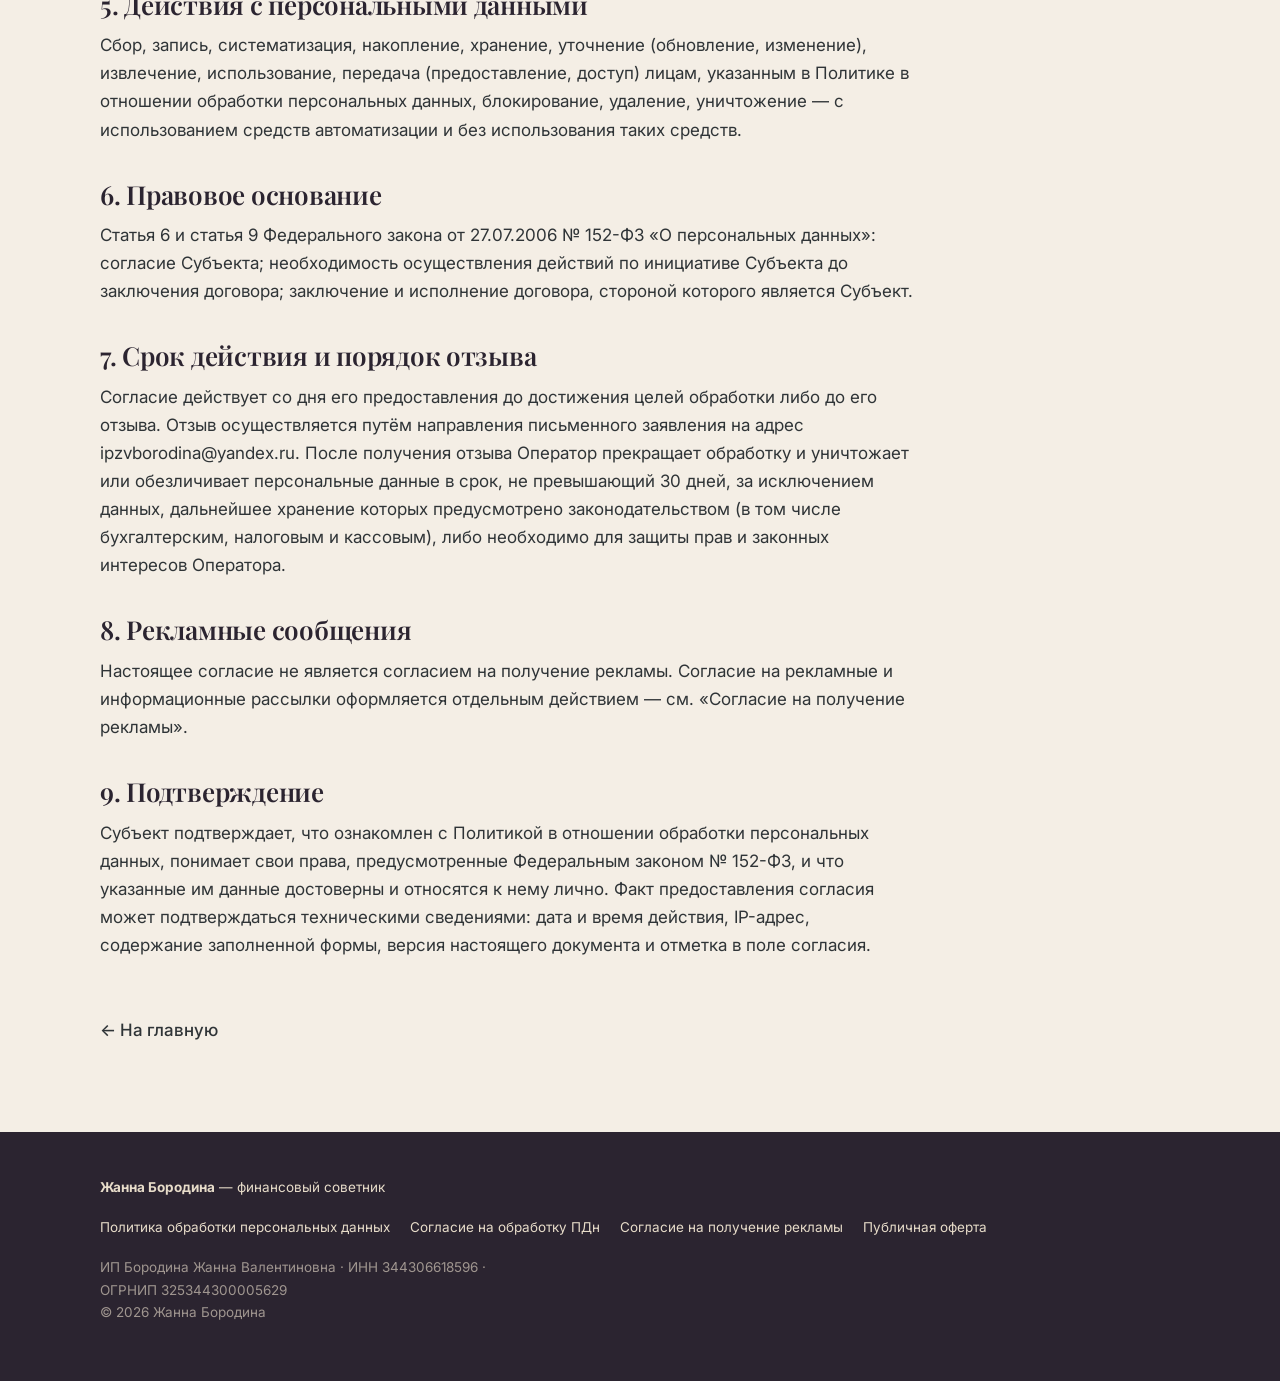
<file: consent-pdn.html>
<!DOCTYPE html>
<html lang="ru">
<head>
  <meta charset="UTF-8" />
  <meta name="viewport" content="width=device-width, initial-scale=1" />
  <title>Согласие на обработку персональных данных — Жанна Бородина</title>
  <meta name="description" content="Согласие на обработку персональных данных при обращении к ИП Бородиной Ж. В. через сайт." />
  <link rel="canonical" href="https://zhannaborodina.com/consent-pdn.html" />
  <meta name="robots" content="noindex, follow" />
  <link rel="icon" href="/assets/favicon.svg" type="image/svg+xml" />
  <link rel="preconnect" href="https://fonts.googleapis.com" />
  <link rel="preconnect" href="https://fonts.gstatic.com" crossorigin />
  <link rel="stylesheet" href="https://fonts.googleapis.com/css2?family=Playfair+Display:wght@600;700&family=Inter:wght@400;500;600&display=swap" />
  <link rel="stylesheet" href="/assets/styles.css" />
</head>
<body>
  <a class="skip-link" href="#main">Перейти к содержанию</a>
  <header class="site-header">
    <div class="container site-header__inner">
      <a class="brand-link" href="/" aria-label="Жанна Бородина — на главную">
        <svg class="emblem" viewBox="10 16 60 55" fill="none" aria-hidden="true">
          <g stroke-width="1.6">
            <circle cx="34" cy="40" r="20" opacity="0.7" />
            <circle cx="52" cy="44" r="14" opacity="0.7" />
            <circle cx="43" cy="58" r="9" opacity="0.5" />
          </g>
        </svg>
        <b>Жанна Бородина</b>
        <span>Деньги и опора</span>
      </a>
      <nav class="nav" aria-label="Навигация"><a href="/">На главную</a></nav>
    </div>
  </header>

  <main id="main" class="doc">
    <div class="container">
      <h1>Согласие на обработку персональных данных</h1>
      <p class="updated">Редакция от 8 сентября 2026 г.</p>

      <div class="note">
        Применяется, когда на Сайте появятся формы обращения или записи, а также
        при направлении данных Оператору по указанным на Сайте контактам. На дату
        публикации Сайт форм не содержит.
      </div>

      <h2>1. Оператор</h2>
      <p>Индивидуальный предприниматель Бородина Жанна Валентиновна,
      ИНН 344306618596, ОГРНИП 325344300005629, включена в Реестр операторов,
      осуществляющих обработку персональных данных, регистрационный номер
      34-25-043276. Адрес: 404151, Волгоградская область, Среднеахтубинский
      район, х. Бурковский, ул. 7-я Ландыша Майского, д. 20. Электронная почта:
      <a href="mailto:ipzvborodina@yandex.ru">ipzvborodina@yandex.ru</a>,
      телефон: <a href="tel:+79034676000">+7 903 467-60-00</a> (далее —
      «Оператор»).</p>

      <h2>2. Как даётся согласие</h2>
      <p>Проставляя отметку в поле «Согласие на обработку персональных данных»
      при отправке формы на сайте <a href="https://zhannaborodina.com/">zhannaborodina.com</a>
      либо направляя свои данные Оператору по указанным на Сайте контактам
      (телефон, электронная почта, мессенджеры), субъект персональных данных
      (далее — «Субъект») свободно, своей волей и в своём интересе даёт согласие
      на обработку своих персональных данных на условиях, изложенных ниже.
      Согласие является конкретным, предметным, информированным, сознательным и
      однозначным, признаётся данным в простой письменной форме.</p>

      <h2>3. Перечень персональных данных</h2>
      <ul class="doc-list">
        <li>фамилия, имя, отчество;</li>
        <li>номер телефона;</li>
        <li>адрес электронной почты;</li>
        <li>имя пользователя и идентификатор в мессенджере (Telegram, MAX и др.)
        или в социальной сети;</li>
        <li>должность и сведения о представляемой организации — если Субъект
        указывает их как представитель;</li>
        <li>содержание обращения и иные данные, добровольно сообщённые Субъектом.</li>
      </ul>
      <p>Специальные категории персональных данных и биометрические персональные
      данные не запрашиваются и не обрабатываются.</p>

      <h2>4. Цели обработки</h2>
      <ul class="doc-list">
        <li>рассмотрение обращения и связь с Субъектом;</li>
        <li>согласование формата работы, запись на диагностику запроса или иной
        формат;</li>
        <li>заключение и исполнение договора об оказании консультационных услуг;</li>
        <li>исполнение обязанностей, установленных законодательством Российской
        Федерации.</li>
      </ul>

      <h2>5. Действия с персональными данными</h2>
      <p>Сбор, запись, систематизация, накопление, хранение, уточнение
      (обновление, изменение), извлечение, использование, передача
      (предоставление, доступ) лицам, указанным в
      <a href="/privacy.html">Политике в отношении обработки персональных данных</a>,
      блокирование, удаление, уничтожение — с использованием средств
      автоматизации и без использования таких средств.</p>

      <h2>6. Правовое основание</h2>
      <p>Статья 6 и статья 9 Федерального закона от 27.07.2006 № 152-ФЗ
      «О персональных данных»: согласие Субъекта; необходимость осуществления
      действий по инициативе Субъекта до заключения договора; заключение и
      исполнение договора, стороной которого является Субъект.</p>

      <h2>7. Срок действия и порядок отзыва</h2>
      <p>Согласие действует со дня его предоставления до достижения целей
      обработки либо до его отзыва. Отзыв осуществляется путём направления
      письменного заявления на адрес
      <a href="mailto:ipzvborodina@yandex.ru">ipzvborodina@yandex.ru</a>. После
      получения отзыва Оператор прекращает обработку и уничтожает или
      обезличивает персональные данные в срок, не превышающий 30 дней, за
      исключением данных, дальнейшее хранение которых предусмотрено
      законодательством (в том числе бухгалтерским, налоговым и кассовым), либо
      необходимо для защиты прав и законных интересов Оператора.</p>

      <h2>8. Рекламные сообщения</h2>
      <p>Настоящее согласие не является согласием на получение рекламы. Согласие
      на рекламные и информационные рассылки оформляется отдельным действием —
      см. <a href="/consent-ads.html">«Согласие на получение рекламы»</a>.</p>

      <h2>9. Подтверждение</h2>
      <p>Субъект подтверждает, что ознакомлен с
      <a href="/privacy.html">Политикой в отношении обработки персональных данных</a>,
      понимает свои права, предусмотренные Федеральным законом № 152-ФЗ, и что
      указанные им данные достоверны и относятся к нему лично. Факт предоставления
      согласия может подтверждаться техническими сведениями: дата и время
      действия, IP-адрес, содержание заполненной формы, версия настоящего
      документа и отметка в поле согласия.</p>

      <a class="back-link" href="/">← На главную</a>
    </div>
  </main>

  <footer class="site-footer">
    <div class="container site-footer__inner">
      <div><strong>Жанна Бородина</strong> — финансовый советник</div>
      <nav class="site-footer__docs" aria-label="Документы">
        <a href="/privacy.html">Политика обработки персональных данных</a>
        <a href="/consent-pdn.html">Согласие на обработку ПДн</a>
        <a href="/consent-ads.html">Согласие на получение рекламы</a>
        <a href="/offer.html">Публичная оферта</a>
      </nav>
      <p class="site-footer__req">
        ИП Бородина Жанна Валентиновна · ИНН 344306618596 · ОГРНИП 325344300005629<br />
        © 2026 Жанна Бородина
      </p>
    </div>
  </footer>
</body>
</html>
</file>
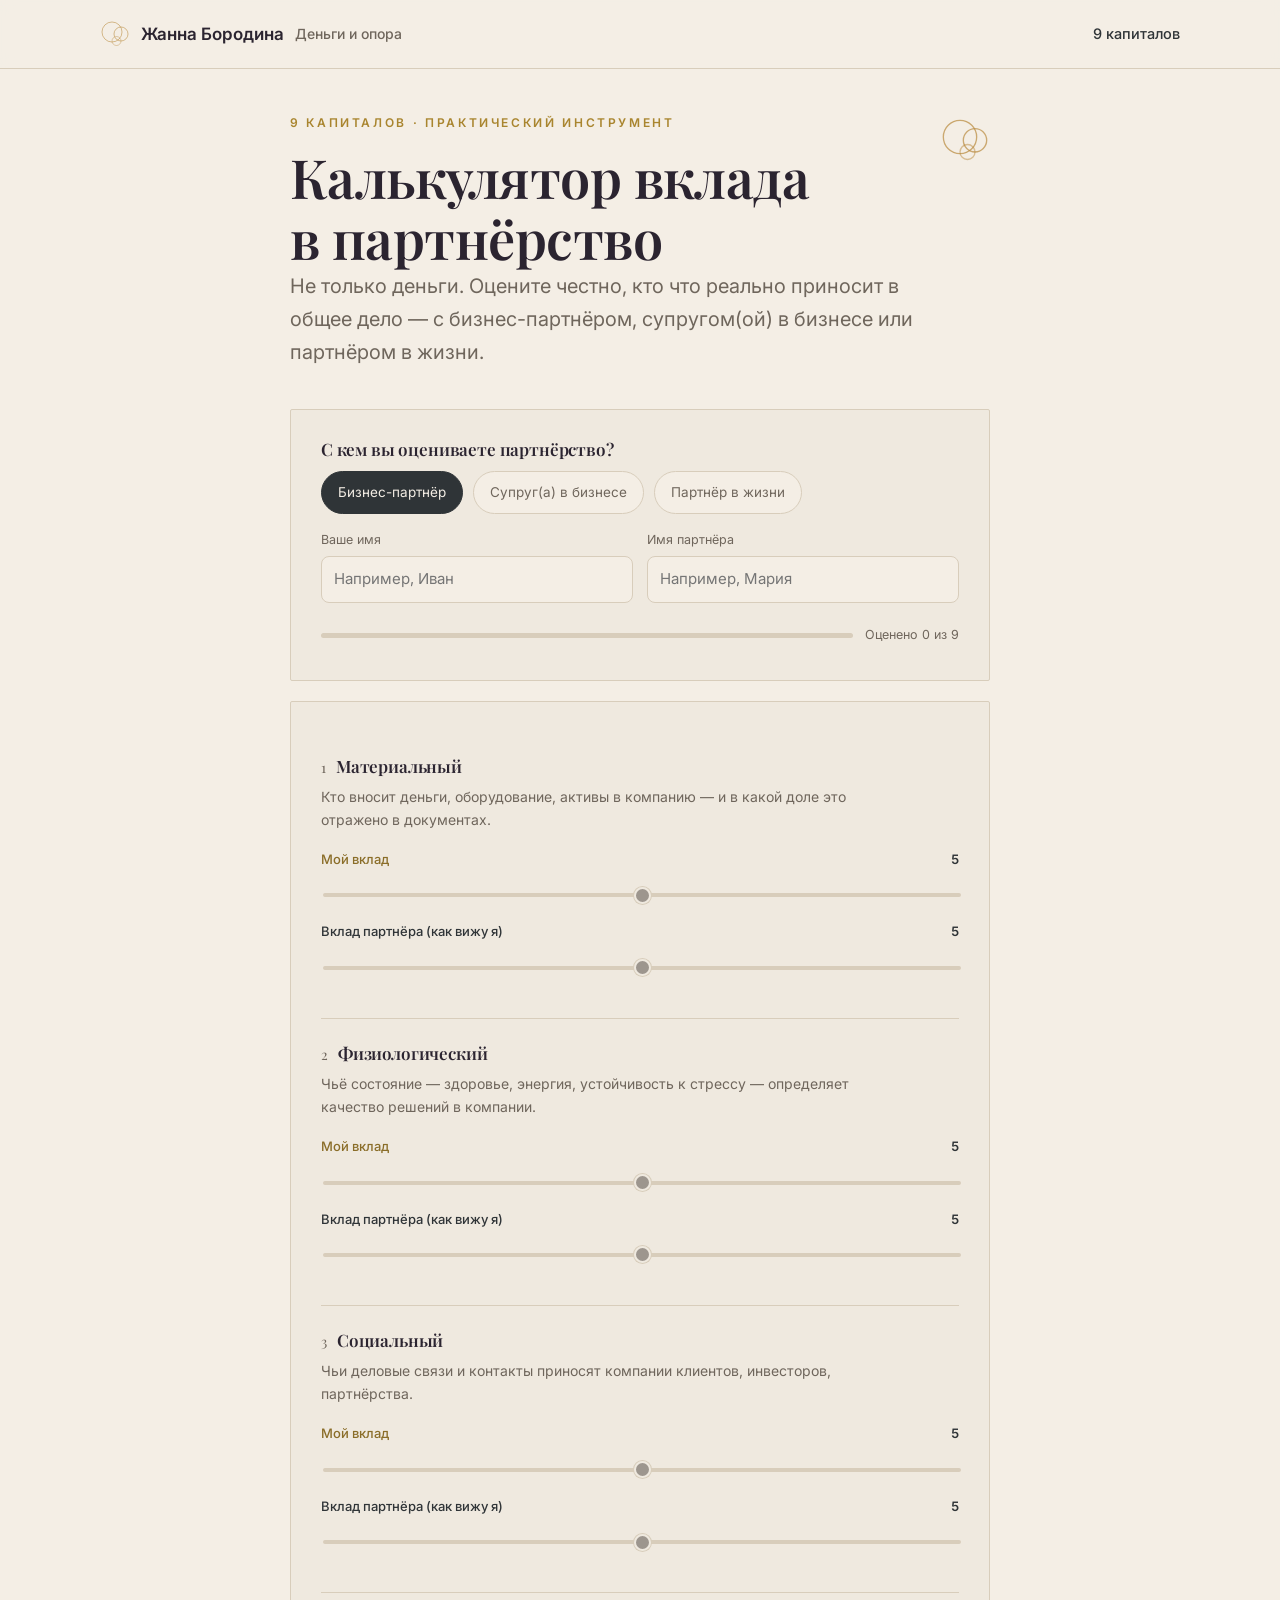
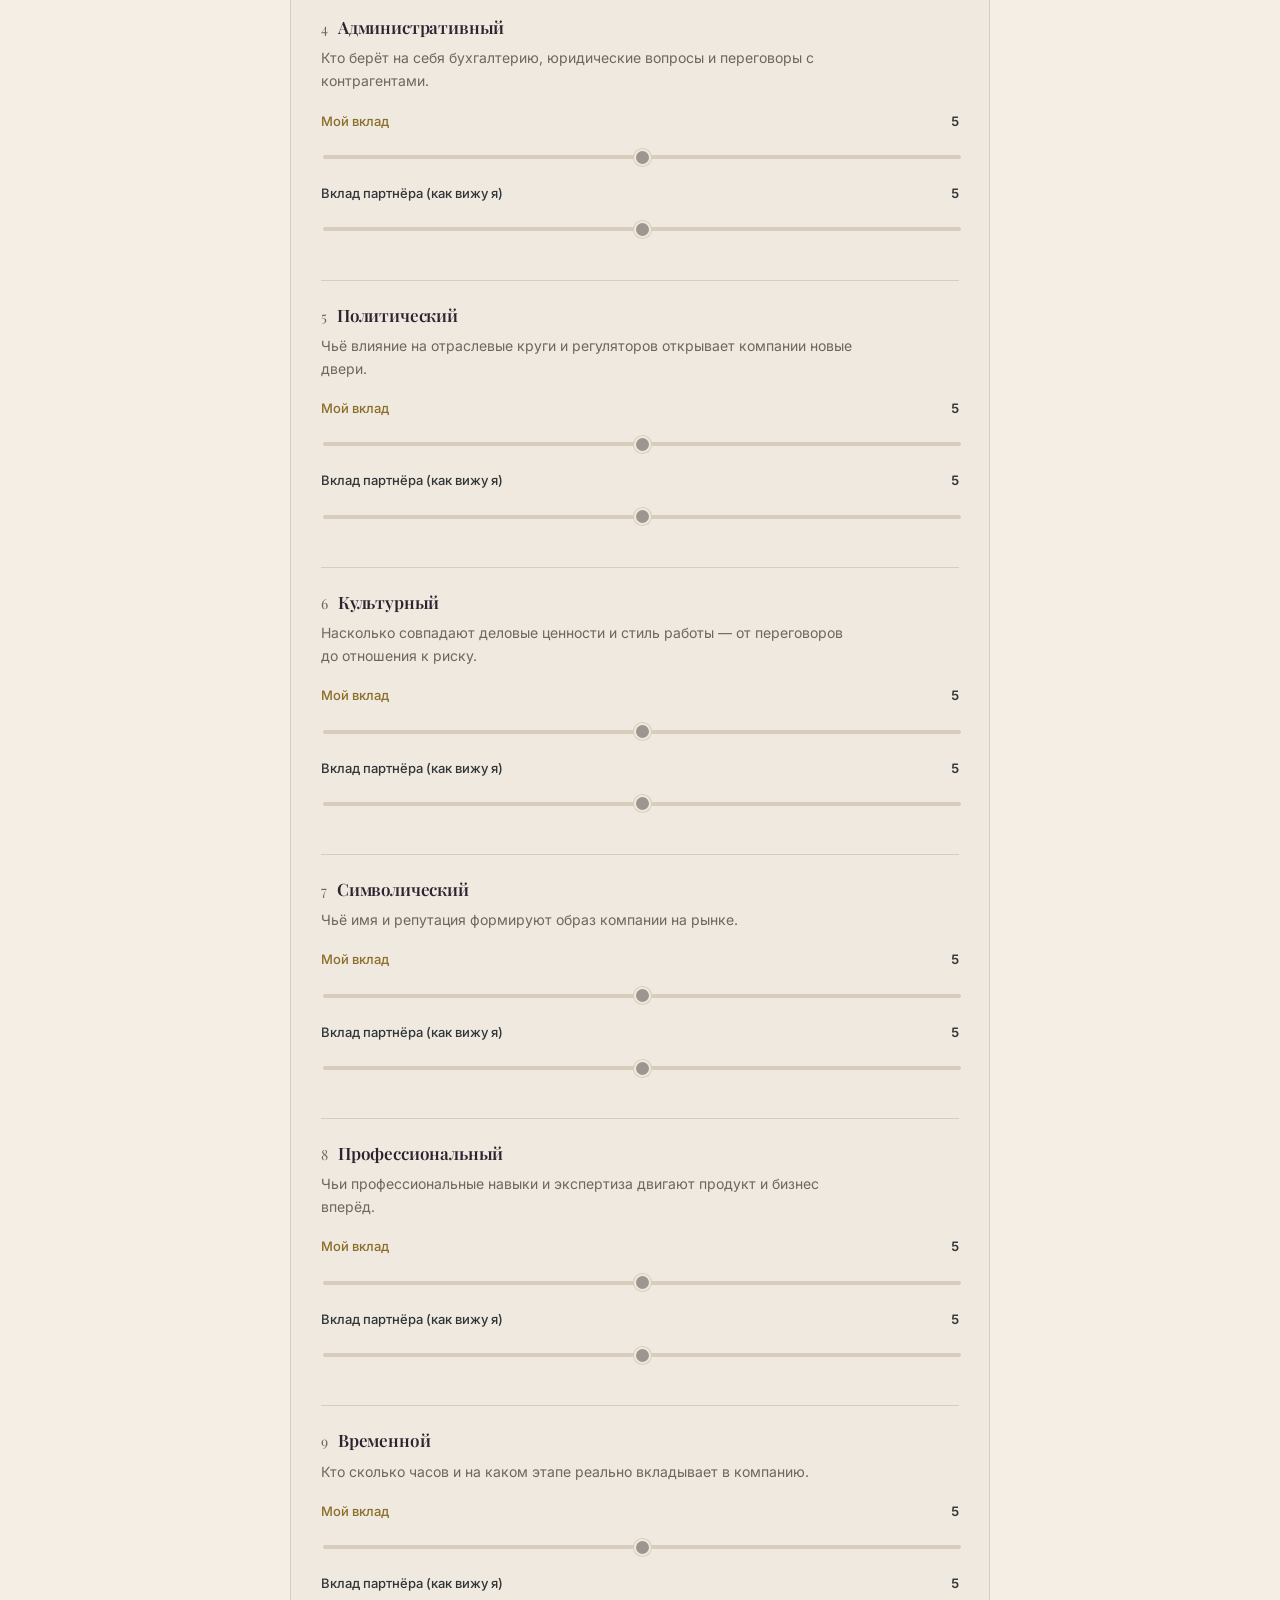
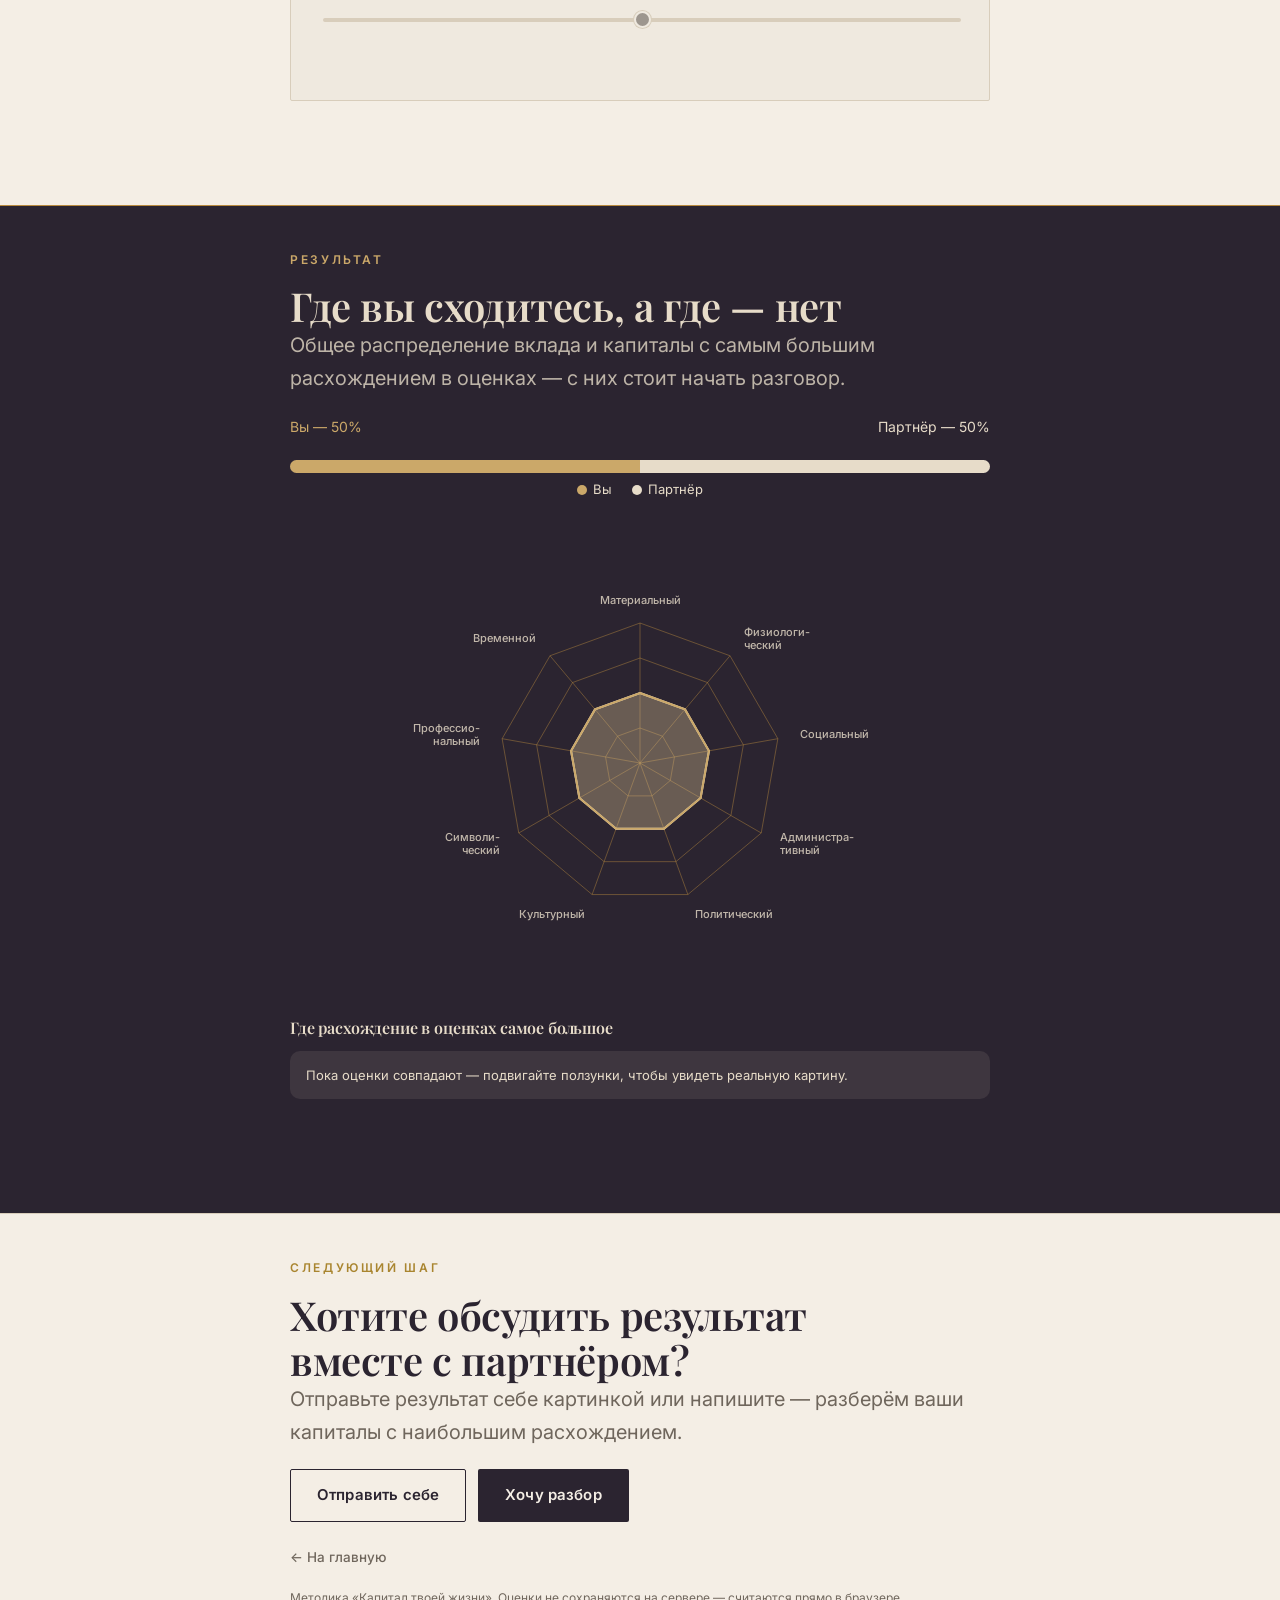
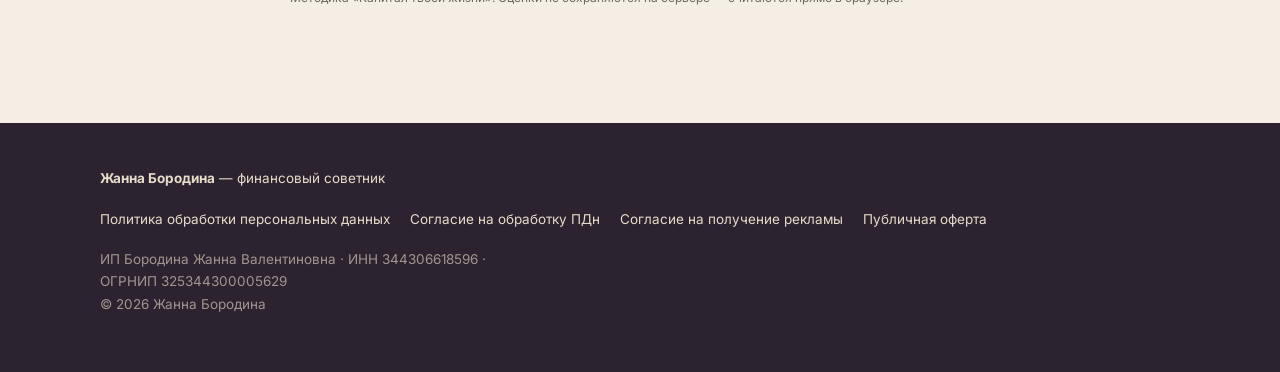
<file: kalkulyator-partnerstva.html>
<!DOCTYPE html>
<html lang="ru">
<head>
  <meta charset="UTF-8" />
  <meta name="viewport" content="width=device-width, initial-scale=1" />
  <title>Калькулятор вклада в партнёрство — Жанна Бородина</title>
  <meta name="description" content="Бесплатный инструмент по методике «9 капиталов»: оцените вклад в партнёрство — с бизнес-партнёром, супругом(ой) в бизнесе или партнёром в жизни — и увидьте, где расходятся оценки." />
  <link rel="canonical" href="https://zhannaborodina.com/kalkulyator-partnerstva.html" />
  <meta name="robots" content="index, follow" />

  <meta property="og:type" content="website" />
  <meta property="og:locale" content="ru_RU" />
  <meta property="og:url" content="https://zhannaborodina.com/kalkulyator-partnerstva.html" />
  <meta property="og:title" content="Калькулятор вклада в партнёрство — 9 капиталов" />
  <meta property="og:description" content="Оцените честно, кто что реально приносит в общее дело — и где расходятся ваши оценки." />
  <meta property="og:image" content="https://zhannaborodina.com/assets/og.png" />
  <meta name="twitter:card" content="summary_large_image" />
  <meta name="twitter:image" content="https://zhannaborodina.com/assets/og.png" />

  <link rel="icon" href="/assets/favicon.svg" type="image/svg+xml" />
  <link rel="preconnect" href="https://fonts.googleapis.com" />
  <link rel="preconnect" href="https://fonts.gstatic.com" crossorigin />
  <link rel="stylesheet" href="https://fonts.googleapis.com/css2?family=Playfair+Display:wght@600;700&family=Inter:wght@400;500;600&display=swap" />
  <link rel="stylesheet" href="/assets/styles.css" />

  <style>
    .tool { padding: clamp(28px, 5vw, 44px) 0 clamp(56px, 9vw, 104px); }
    .tool-narrow { max-width: 700px; }
    .page-head { display: flex; justify-content: space-between; align-items: flex-start; gap: 24px; }
    .page-head .emblem { width: 50px; flex: none; margin-top: 4px; }
    .on-plum .page-head .emblem { color: var(--plum-line); }

    .tool-card {
      background: var(--surface); border: 1px solid var(--line); border-radius: var(--radius);
      padding: clamp(20px, 3vw, 30px); margin-top: 20px;
    }
    .tool-card h3 { font-size: 17px; margin: 0 0 12px; }

    .type-row { display: flex; gap: 10px; flex-wrap: wrap; margin-bottom: 6px; }
    .type-btn {
      border: 1px solid var(--line); background: var(--bg); color: var(--muted);
      border-radius: 999px; padding: 9px 16px; font: inherit; font-size: 13.5px; cursor: pointer; transition: all .15s;
    }
    .type-btn.active { background: var(--ink); color: var(--bg); border-color: var(--ink); }

    .names { display: grid; grid-template-columns: 1fr 1fr; gap: 14px; margin-top: 16px; }
    .field label { display: block; font-size: 12.5px; color: var(--muted); margin-bottom: 6px; }
    .field input { width: 100%; border: 1px solid var(--line); border-radius: 8px; padding: 10px 12px; font: inherit; font-size: 15px; color: var(--ink); background: var(--bg); }
    .field input:focus { outline: none; border-color: var(--gold-emblem); }

    .progress-wrap { display: flex; align-items: center; gap: 12px; margin: 22px 0 4px; }
    .progress-track { flex: 1; height: 5px; border-radius: 3px; background: var(--line); overflow: hidden; }
    .progress-fill { height: 100%; background: var(--gold-emblem); width: 0%; transition: width .2s; }
    .progress-label { font-size: 12.5px; color: var(--muted); white-space: nowrap; }

    .cap-card { border-top: 1px solid var(--line); padding: 24px 0; }
    .cap-card:first-child { border-top: 0; }
    .cap-head { display: flex; align-items: baseline; gap: 10px; margin-bottom: 4px; }
    .cap-num { font-family: var(--font-serif); font-size: 14px; color: var(--muted); }
    .cap-card h3 { font-size: 17px; margin: 0; }
    .cap-desc { color: var(--muted); font-size: 14px; margin: 6px 0 18px; max-width: 60ch; }

    .slider-row { margin-bottom: 16px; }
    .slider-top { display: flex; justify-content: space-between; font-size: 13px; margin-bottom: 7px; }
    .slider-top .who { font-weight: 500; }
    .slider-top .val { font-variant-numeric: tabular-nums; font-weight: 600; }
    .who.mine { color: var(--gold-deep); }
    .who.partner { color: var(--ink); }
    input[type=range] { -webkit-appearance: none; width: 100%; height: 4px; border-radius: 2px; background: var(--line); outline: none; }
    input[type=range].mine-slider { accent-color: var(--gold-deep); }
    input[type=range].partner-slider { accent-color: var(--ink); }
    input[type=range]::-webkit-slider-thumb {
      -webkit-appearance: none; width: 17px; height: 17px; border-radius: 50%; background: currentColor;
      cursor: pointer; border: 2px solid var(--surface); box-shadow: 0 0 0 1px var(--line);
    }

    .split-row { display: flex; align-items: center; gap: 16px; margin: 18px 0 6px; }
    .split-bar { flex: 1; height: 13px; border-radius: 7px; overflow: hidden; display: flex; background: color-mix(in srgb, var(--plum-ink) 14%, var(--plum-bg)); }
    .split-mine { background: var(--plum-gold); height: 100%; }
    .split-partner { background: var(--plum-ink); height: 100%; }
    .split-labels { display: flex; justify-content: space-between; font-size: 14px; margin-bottom: 22px; }
    .split-labels .m { color: var(--plum-gold); }
    .split-labels .p { color: var(--plum-ink); }

    .radar-wrap { display: flex; justify-content: center; margin: 8px 0 16px; }
    .legend { display: flex; gap: 20px; justify-content: center; font-size: 13px; margin-bottom: 22px; }
    .legend span { display: flex; align-items: center; gap: 6px; }
    .dot { width: 10px; height: 10px; border-radius: 50%; display: inline-block; }
    .dot--mine { background: var(--plum-gold); }
    .dot--partner { background: var(--plum-ink); }

    .gaps h3 { color: var(--plum-ink); font-size: 16px; margin-bottom: 14px; }
    .gap-item { background: color-mix(in srgb, var(--plum-ink) 10%, var(--plum-bg)); border-radius: 10px; padding: 14px 16px; margin-bottom: 10px; }
    .gap-item .g-name { font-weight: 600; font-size: 14px; margin-bottom: 4px; color: var(--plum-gold); }
    .gap-item .g-diff { font-size: 12px; color: color-mix(in srgb, var(--plum-ink) 70%, transparent); margin-bottom: 6px; }
    .gap-item .g-text { font-size: 13px; color: var(--plum-ink); line-height: 1.55; }

    .back-link { display: inline-block; margin-top: 8px; color: var(--muted); font-size: 13.5px; }
    @media (max-width: 620px) { .names { grid-template-columns: 1fr; } .page-head .emblem { display: none; } }
  </style>
</head>
<body>
  <a class="skip-link" href="#main">Перейти к содержанию</a>
  <header class="site-header">
    <div class="container site-header__inner">
      <a class="brand-link" href="/" aria-label="Жанна Бородина — на главную">
        <svg class="emblem" viewBox="10 16 60 55" fill="none" aria-hidden="true">
          <g stroke-width="1.6">
            <circle cx="34" cy="40" r="20" opacity="0.7" />
            <circle cx="52" cy="44" r="14" opacity="0.7" />
            <circle cx="43" cy="58" r="9" opacity="0.5" />
          </g>
        </svg>
        <b>Жанна Бородина</b>
        <span>Деньги и опора</span>
      </a>
      <nav class="nav" aria-label="Навигация"><a href="/#capitals">9 капиталов</a></nav>
    </div>
  </header>

  <main id="main">

    <section class="tool" aria-labelledby="tool-title">
      <div class="container tool-narrow">
        <div class="page-head">
          <div>
            <p class="kicker">9 капиталов · практический инструмент</p>
            <h1 id="tool-title">Калькулятор вклада в партнёрство</h1>
            <p class="lede">Не только деньги. Оцените честно, кто что реально приносит в общее дело — с бизнес-партнёром, супругом(ой) в бизнесе или партнёром в жизни.</p>
          </div>
          <svg class="emblem" viewBox="10 16 60 55" fill="none" aria-hidden="true">
            <g stroke-width="1.6">
              <circle cx="34" cy="40" r="20" opacity="0.7" />
              <circle cx="52" cy="44" r="14" opacity="0.7" />
              <circle cx="43" cy="58" r="9" opacity="0.5" />
            </g>
          </svg>
        </div>

        <div class="tool-card">
          <h3>С кем вы оцениваете партнёрство?</h3>
          <div class="type-row" id="typeRow">
            <button class="type-btn active" data-type="Бизнес-партнёр">Бизнес-партнёр</button>
            <button class="type-btn" data-type="Супруг(а) в бизнесе">Супруг(а) в бизнесе</button>
            <button class="type-btn" data-type="Партнёр в жизни">Партнёр в жизни</button>
          </div>
          <div class="names">
            <div class="field">
              <label>Ваше имя</label>
              <input type="text" id="nameMine" placeholder="Например, Иван">
            </div>
            <div class="field">
              <label id="partnerLabel">Имя партнёра</label>
              <input type="text" id="namePartner" placeholder="Например, Мария">
            </div>
          </div>
          <div class="progress-wrap">
            <div class="progress-track"><div class="progress-fill" id="progressFill"></div></div>
            <div class="progress-label" id="progressLabel">Оценено 0 из 9</div>
          </div>
        </div>

        <div id="capitalsHost" class="tool-card"></div>
      </div>
    </section>

    <section class="tool on-plum">
      <div class="container tool-narrow">
        <p class="kicker">Результат</p>
        <h2>Где вы сходитесь, а где — нет</h2>
        <p class="lede" id="resultsSub">Общее распределение вклада и капиталы с самым большим расхождением в оценках — с них стоит начать разговор.</p>

        <div class="split-labels">
          <span class="m" id="splitMineLabel">Вы — 50%</span>
          <span class="p" id="splitPartnerLabel">Партнёр — 50%</span>
        </div>
        <div class="split-row">
          <div class="split-bar">
            <div class="split-mine" id="splitMine" style="width:50%;"></div>
            <div class="split-partner" id="splitPartner" style="width:50%;"></div>
          </div>
        </div>

        <div class="legend">
          <span><i class="dot dot--mine"></i>Вы</span>
          <span><i class="dot dot--partner"></i>Партнёр</span>
        </div>
        <div class="radar-wrap">
          <svg id="radar" width="480" height="480" viewBox="0 0 480 480"></svg>
        </div>

        <div class="gaps">
          <h3>Где расхождение в оценках самое большое</h3>
          <div id="gapsHost"></div>
        </div>
      </div>
    </section>

    <section class="tool">
      <div class="container tool-narrow">
        <p class="kicker">Следующий шаг</p>
        <h2 id="ctaHeadline">Хотите обсудить результат вместе с партнёром?</h2>
        <p class="lede" id="ctaSub">Отправьте результат себе картинкой или напишите — разберём ваши капиталы с наибольшим расхождением.</p>
        <div style="display:flex;gap:12px;flex-wrap:wrap;">
          <a class="btn btn--ghost" id="selfResultBtn" href="https://t.me/calculator9capitals_bot" target="_blank" rel="noopener">Отправить себе</a>
          <a class="btn btn--primary" id="wantAnalysisBtn" href="https://t.me/Zhanna_World?text=%D0%94%D0%BE%D0%B1%D1%80%D1%8B%D0%B9%20%D0%B4%D0%B5%D0%BD%D1%8C.%20%D0%A5%D0%BE%D1%87%D1%83%20%D1%80%D0%B0%D0%B7%D0%B1%D0%BE%D1%80%20%C2%AB9%20%D0%BA%D0%B0%D0%BF%D0%B8%D1%82%D0%B0%D0%BB%D0%BE%D0%B2%C2%BB." target="_blank" rel="noopener">Хочу разбор</a>
        </div>
        <a class="back-link" href="/" style="margin-top:24px;">← На главную</a>
        <p class="muted" style="font-size:12px;margin-top:18px;">Методика «Капитал твоей жизни». Оценки не сохраняются на сервере — считаются прямо в браузере.</p>
      </div>
    </section>

  </main>

  <footer class="site-footer">
    <div class="container site-footer__inner">
      <div><strong>Жанна Бородина</strong> — финансовый советник</div>
      <nav class="site-footer__docs" aria-label="Документы">
        <a href="/privacy.html">Политика обработки персональных данных</a>
        <a href="/consent-pdn.html">Согласие на обработку ПДн</a>
        <a href="/consent-ads.html">Согласие на получение рекламы</a>
        <a href="/offer.html">Публичная оферта</a>
      </nav>
      <p class="site-footer__req">
        ИП Бородина Жанна Валентиновна · ИНН 344306618596 · ОГРНИП 325344300005629<br />
        © 2026 Жанна Бородина
      </p>
    </div>
  </footer>

<script>
const CAPITALS = [
  {id:1,name:"Материальный",
   desc:{"Бизнес-партнёр":"Кто вносит деньги, оборудование, активы в компанию — и в какой доле это отражено в документах.",
         "Супруг(а) в бизнесе":"Кто вкладывает в общий бизнес — и совпадает ли это с тем, как поделены доли и семейный бюджет.",
         "Партнёр в жизни":"Кто и сколько вносит в семейный бюджет — деньги, накопления, имущество."},
   gap:{"Бизнес-партнёр":"Разница в оценках — частый повод для конфликта в компании. Зафиксируйте вклад в партнёрском соглашении, а не полагайтесь на память.",
        "Супруг(а) в бизнесе":"Здесь легко перепутать «вклад в семью» и «вклад в бизнес». Разделите два разговора: доли в компании отдельно, семейный бюджет отдельно.",
        "Партнёр в жизни":"Самый частый повод для скрытых обид — не нехватка денег, а несовпадение ощущения «кто сколько вносит». Стоит вслух обсудить бюджет."}},
  {id:2,name:"Физиологический",
   desc:{"Бизнес-партнёр":"Чьё состояние — здоровье, энергия, устойчивость к стрессу — определяет качество решений в компании.",
         "Супруг(а) в бизнесе":"Кто чаще выгорает от совмещения ролей супруга и партнёра по бизнесу одновременно.",
         "Партнёр в жизни":"Кто заботится о здоровье и эмоциональном состоянии в семье — своём и партнёра."},
   gap:{"Бизнес-партнёр":"Партнёр в истощении — риск для всей компании: непредсказуемые решения, срывы сроков. Это забота о бизнесе, а не только о себе.",
        "Супруг(а) в бизнесе":"Когда партнёр по бизнесу и супруг — один человек, выгорание бьёт сразу по двум сферам жизни. Договоритесь о паузах заранее.",
        "Партнёр в жизни":"Если один тянет эмоциональную нагрузку в одиночку — это не мелочь. Открытый разговор о состоянии друг друга снимает половину бытовых конфликтов."}},
  {id:3,name:"Социальный",
   desc:{"Бизнес-партнёр":"Чьи деловые связи и контакты приносят компании клиентов, инвесторов, партнёрства.",
         "Супруг(а) в бизнесе":"Чьи связи работают одновременно и на бизнес, и на семью — и не путаются ли они.",
         "Партнёр в жизни":"Чей круг общения и друзья становятся общей поддержкой для семьи."},
   gap:{"Бизнес-партнёр":"Без прозрачности, чьи контакты «в общий бизнес», это превращается в «я привёл больше клиентов». Проговорите это явно.",
        "Супруг(а) в бизнесе":"Ваш общий круг общения смешивает деловые и семейные связи — стоит понимать, где чья зона.",
        "Партнёр в жизни":"Объединение дружеских кругов даёт семье больше опоры — если оба чувствуют, что вклад в общение взаимный."}},
  {id:4,name:"Административный",
   desc:{"Бизнес-партнёр":"Кто берёт на себя бухгалтерию, юридические вопросы и переговоры с контрагентами.",
         "Супруг(а) в бизнесе":"Кто решает бумажные вопросы — и в бизнесе, и дома — а кто от них полностью освобождён.",
         "Партнёр в жизни":"Кто ведёт семейные дела — счета, документы, организацию быта."},
   gap:{"Бизнес-партнёр":"Сильные бизнес-партнёрства распределяют административные задачи по тому, кто лучше умеет, а не тянут поровну через силу.",
        "Супруг(а) в бизнесе":"Если один и дома, и в бизнесе несёт всю бюрократию — это удвоенная нагрузка, которую легко не заметить.",
        "Партнёр в жизни":"Быт держится дольше, если задачи распределены по силам, а не поровну «для справедливости»."}},
  {id:5,name:"Политический",
   desc:{"Бизнес-партнёр":"Чьё влияние на отраслевые круги и регуляторов открывает компании новые двери.",
         "Супруг(а) в бизнесе":"Чьи связи во внешнем мире — власть, отрасль — работают на общий бизнес.",
         "Партнёр в жизни":"Чьё положение и связи во внешнем мире дают семье дополнительный вес и возможности."},
   gap:{"Бизнес-партнёр":"Разный доступ к влиятельным кругам расширяет возможности компании — если об этом ресурсе вообще говорят вслух.",
        "Супруг(а) в бизнесе":"Связи одного партнёра во внешнем мире могут усиливать бизнес семьи — стоит явно решить, как их использовать вместе.",
        "Партнёр в жизни":"Положение и связи одного из партнёров часто остаются недооценённым ресурсом семьи, если о них не говорят прямо."}},
  {id:6,name:"Культурный",
   desc:{"Бизнес-партнёр":"Насколько совпадают деловые ценности и стиль работы — от переговоров до отношения к риску.",
         "Супруг(а) в бизнесе":"Совпадают ли ваши ценности и в браке, и в том, как вести бизнес вместе.",
         "Партнёр в жизни":"Насколько совпадают ценности, привычки и образ жизни в семье."},
   gap:{"Бизнес-партнёр":"Несовпадение деловых ценностей — самый трудноисправимый конфликт постфактум. Лучше сверить до подписания документов, чем через два года.",
        "Супруг(а) в бизнесе":"Если ценности расходятся и в браке, и в бизнесе одновременно, конфликт множится вдвое. Сверяйте это отдельно от операционки.",
        "Партнёр в жизни":"Несовпадение образа жизни и ценностей труднее всего исправить постфактум. Лучше сверить в начале, чем через годы совместной жизни."}},
  {id:7,name:"Символический",
   desc:{"Бизнес-партнёр":"Чьё имя и репутация формируют образ компании на рынке.",
         "Супруг(а) в бизнесе":"Кто «лицо» бизнеса на публике — и не конкурирует ли это с ролями в браке.",
         "Партнёр в жизни":"Чья репутация и положение в обществе больше видны со стороны — и насколько это ощущается справедливым."},
   gap:{"Бизнес-партнёр":"Если не договориться, кто «лицо» компании на публике, конкуренция за узнаваемость становится тихим источником напряжения в команде.",
        "Супруг(а) в бизнесе":"Публичность одного партнёра может незаметно перетягивать статус в браке — стоит явно обсуждать роли на публике и дома.",
        "Партнёр в жизни":"Разница в узнаваемости партнёров в обществе редко проговаривается, но может ощущаться как несправедливость, если не обсуждать это прямо."}},
  {id:8,name:"Профессиональный",
   desc:{"Бизнес-партнёр":"Чьи профессиональные навыки и экспертиза двигают продукт и бизнес вперёд.",
         "Супруг(а) в бизнесе":"Дополняют ли ваши профессиональные роли друг друга в компании, или дублируются.",
         "Партнёр в жизни":"Чьи навыки и знания чаще решают практические задачи семьи."},
   gap:{"Бизнес-партнёр":"Бизнес сильнее всего работает, когда экспертиза партнёров дополняет, а не дублирует друг друга.",
        "Супруг(а) в бизнесе":"Если оба тянут одну и ту же функцию в бизнесе, это чаще конкуренция за зону ответственности, а не синергия — и дома это тоже чувствуется.",
        "Партнёр в жизни":"Разные сильные стороны партнёров закрывают больше задач семьи, чем если оба хороши в одном и том же."}},
  {id:9,name:"Временной",
   desc:{"Бизнес-партнёр":"Кто сколько часов и на каком этапе реально вкладывает в компанию.",
         "Супруг(а) в бизнесе":"Как делится время между бизнесом, домом и друг другом — и хватает ли его на всё.",
         "Партнёр в жизни":"Сколько времени и внимания каждый реально даёт отношениям и семье."},
   gap:{"Бизнес-партнёр":"Несовпадение ожиданий о том, сколько часов каждый готов давать компании — один из самых частых непроговорённых конфликтов партнёрства.",
        "Супруг(а) в бизнесе":"Время, которое уходит на бизнес, автоматически забирается у семьи — стоит явно проговорить, сколько часов на что закладывать.",
        "Партнёр в жизни":"Несовпадение ожиданий о времени друг для друга — самый частый непроговорённый источник отдаления в отношениях."}}
];

const RESULTS_SUB = {
  "Бизнес-партнёр":"Распределение вклада в компанию и капиталы, где расхождение в оценках самое большое — с них стоит начать разговор с партнёром.",
  "Супруг(а) в бизнесе":"Распределение вклада в общее дело и капиталы, где ваши оценки расходятся сильнее всего — и в бизнесе, и дома.",
  "Партнёр в жизни":"Распределение вклада в отношения и капиталы, где расхождение в оценках самое большое — с них стоит начать разговор."
};
const CTA_TEXT = {
  "Бизнес-партнёр":{h:"Хотите обсудить результат вместе с партнёром по бизнесу?",
    p:"Отправьте результат себе картинкой или напишите — разберём именно ваши капиталы с наибольшим расхождением."},
  "Супруг(а) в бизнесе":{h:"Хотите обсудить результат вместе — и как партнёры, и как супруги?",
    p:"Отправьте результат себе картинкой или напишите — разберём капиталы с наибольшим расхождением и в бизнесе, и в семье."},
  "Партнёр в жизни":{h:"Хотите обсудить результат вместе с партнёром?",
    p:"Отправьте результат себе картинкой или напишите — разберём именно ваши капиталы с наибольшим расхождением."}
};

const LABEL_LINES = {
  1:["Материальный"], 2:["Физиологи-","ческий"], 3:["Социальный"],
  4:["Администра-","тивный"], 5:["Политический"], 6:["Культурный"],
  7:["Символи-","ческий"], 8:["Профессио-","нальный"], 9:["Временной"]
};

const state = { type:"Бизнес-партнёр", mine:{}, partner:{}, touched:{} };
CAPITALS.forEach(c=>{ state.mine[c.id]=5; state.partner[c.id]=5; state.touched[c.id]=false; });

const host = document.getElementById('capitalsHost');
CAPITALS.forEach(c=>{
  const card = document.createElement('div');
  card.className='cap-card';
  card.innerHTML = `
    <div class="cap-head"><span class="cap-num">${c.id}</span><h3>${c.name}</h3></div>
    <p class="cap-desc" id="desc-${c.id}">${c.desc[state.type]}</p>
    <div class="slider-row">
      <div class="slider-top"><span class="who mine">Мой вклад</span><span class="val" id="mval-${c.id}">5</span></div>
      <input type="range" min="0" max="10" step="1" value="5" class="mine-slider" data-id="${c.id}" data-who="mine">
    </div>
    <div class="slider-row">
      <div class="slider-top"><span class="who partner">Вклад партнёра (как вижу я)</span><span class="val" id="pval-${c.id}">5</span></div>
      <input type="range" min="0" max="10" step="1" value="5" class="partner-slider" data-id="${c.id}" data-who="partner">
    </div>
  `;
  host.appendChild(card);
});

document.querySelectorAll('input[type=range]').forEach(inp=>{
  inp.addEventListener('input', e=>{
    const id = +e.target.dataset.id;
    const who = e.target.dataset.who;
    const v = +e.target.value;
    state[who][id] = v;
    state.touched[id] = true;
    document.getElementById((who==='mine'?'mval-':'pval-')+id).textContent = v;
    render();
  });
});

document.querySelectorAll('#typeRow .type-btn').forEach(btn=>{
  btn.addEventListener('click', ()=>{
    document.querySelectorAll('#typeRow .type-btn').forEach(b=>b.classList.remove('active'));
    btn.classList.add('active');
    state.type = btn.dataset.type;
    applyType();
  });
});

function applyType(){
  CAPITALS.forEach(c=>{
    document.getElementById('desc-'+c.id).textContent = c.desc[state.type];
  });
  document.getElementById('resultsSub').textContent = RESULTS_SUB[state.type];
  document.getElementById('ctaHeadline').textContent = CTA_TEXT[state.type].h;
  document.getElementById('ctaSub').textContent = CTA_TEXT[state.type].p;
  render();
}

function renderRadar(){
  const svg = document.getElementById('radar');
  const cx=240, cy=240, maxR=140;
  const n = CAPITALS.length;
  const angle = i => (Math.PI*2*i/n) - Math.PI/2;
  const pt = (i,val) => {
    const r = (val/10)*maxR;
    const a = angle(i);
    return [cx + r*Math.cos(a), cy + r*Math.sin(a)];
  };
  let svgContent = '';
  [0.25,0.5,0.75,1].forEach(f=>{
    let ring = CAPITALS.map((c,i)=>pt(i,10*f).join(',')).join(' ');
    svgContent += `<polygon points="${ring}" fill="none" stroke="var(--plum-line)" stroke-opacity=".45" stroke-width="1"/>`;
  });
  CAPITALS.forEach((c,i)=>{
    const [x,y] = pt(i,10);
    svgContent += `<line x1="${cx}" y1="${cy}" x2="${x}" y2="${y}" stroke="var(--plum-line)" stroke-opacity=".45" stroke-width="1"/>`;
    const a = angle(i);
    const cosA = Math.cos(a);
    const anchor = cosA > 0.2 ? 'start' : (cosA < -0.2 ? 'end' : 'middle');
    const lx = cx + (maxR+22)*cosA;
    const ly = cy + (maxR+22)*Math.sin(a);
    const lines = LABEL_LINES[c.id];
    if(lines.length===1){
      svgContent += `<text x="${lx}" y="${ly}" font-size="11" font-weight="500" fill="var(--plum-ink)" fill-opacity=".8" text-anchor="${anchor}" dominant-baseline="middle" font-family="Inter,sans-serif">${lines[0]}</text>`;
    } else {
      const tspans = lines.map((line,idx)=>`<tspan x="${lx}" dy="${idx===0?-6:13}">${line}</tspan>`).join('');
      svgContent += `<text x="${lx}" y="${ly}" font-size="11" font-weight="500" fill="var(--plum-ink)" fill-opacity=".8" text-anchor="${anchor}" dominant-baseline="middle" font-family="Inter,sans-serif">${tspans}</text>`;
    }
  });
  const minePts = CAPITALS.map((c,i)=>pt(i,state.mine[c.id]).join(',')).join(' ');
  const partnerPts = CAPITALS.map((c,i)=>pt(i,state.partner[c.id]).join(',')).join(' ');
  svgContent += `<polygon points="${partnerPts}" fill="var(--plum-ink)" fill-opacity="0.2" stroke="var(--plum-ink)" stroke-width="2"/>`;
  svgContent += `<polygon points="${minePts}" fill="var(--plum-gold)" fill-opacity="0.2" stroke="var(--plum-gold)" stroke-width="2"/>`;
  svg.innerHTML = svgContent;
}

function render(){
  const touchedCount = Object.values(state.touched).filter(Boolean).length;
  document.getElementById('progressFill').style.width = (touchedCount/9*100)+'%';
  document.getElementById('progressLabel').textContent = 'Оценено '+touchedCount+' из 9';

  const nameMine = document.getElementById('nameMine').value.trim() || 'Вы';
  const namePartner = document.getElementById('namePartner').value.trim() || 'Партнёр';

  let sumMine=0, sumPartner=0;
  CAPITALS.forEach(c=>{ sumMine+=state.mine[c.id]; sumPartner+=state.partner[c.id]; });
  const total = sumMine+sumPartner || 1;
  const pctMine = Math.round(sumMine/total*100);
  const pctPartner = 100-pctMine;

  document.getElementById('splitMine').style.width = pctMine+'%';
  document.getElementById('splitPartner').style.width = pctPartner+'%';
  document.getElementById('splitMineLabel').textContent = nameMine+' — '+pctMine+'%';
  document.getElementById('splitPartnerLabel').textContent = namePartner+' — '+pctPartner+'%';

  renderRadar();

  const gaps = CAPITALS.map(c=>({...c, diff: Math.abs(state.mine[c.id]-state.partner[c.id])}))
    .sort((a,b)=>b.diff-a.diff).slice(0,3).filter(g=>g.diff>0);
  const gh = document.getElementById('gapsHost');
  gh.innerHTML = '';
  if(gaps.length===0){
    gh.innerHTML = '<div class="gap-item"><div class="g-text">Пока оценки совпадают — подвигайте ползунки, чтобы увидеть реальную картину.</div></div>';
  } else {
    gaps.forEach(g=>{
      const div = document.createElement('div');
      div.className='gap-item';
      div.innerHTML = `<div class="g-name">${g.id}. ${g.name}</div>
        <div class="g-diff">${nameMine}: ${state.mine[g.id]} &nbsp;•&nbsp; ${namePartner}: ${state.partner[g.id]} &nbsp;•&nbsp; разница ${g.diff}</div>
        <div class="g-text">${g.gap[state.type]}</div>`;
      gh.appendChild(div);
    });
  }

  refreshSelfResultLink();
}

document.getElementById('nameMine').addEventListener('input', render);
document.getElementById('namePartner').addEventListener('input', render);

const LEAD_API_BASE = 'https://calculator9capitals-bot-production.up.railway.app';

function currentCapitalsPayload(){
  return {
    partnerType: state.type,
    nameMine: document.getElementById('nameMine').value.trim() || 'Вы',
    namePartner: document.getElementById('namePartner').value.trim() || 'Партнёр',
    mine: state.mine,
    partner: state.partner
  };
}

// «Отправить себе» — обычная ссылка (не window.open): некоторые
// встроенные браузеры (например, внутри Telegram) не дают скриптом
// перенаправить окно после сетевого запроса. Поэтому адрес с токеном
// готовим заранее, пока человек ещё заполняет капиталы, и просто
// держим его в href — клик становится обычным переходом по ссылке.
let selfResultDebounce = null;
function refreshSelfResultLink(){
  clearTimeout(selfResultDebounce);
  selfResultDebounce = setTimeout(async ()=>{
    try{
      const res = await fetch(LEAD_API_BASE + '/api/kalkulyator-self-token', {
        method:'POST', headers:{'Content-Type':'application/json'},
        body: JSON.stringify(currentCapitalsPayload())
      });
      const data = await res.json();
      if(data.ok && data.token){
        document.getElementById('selfResultBtn').href =
          'https://t.me/calculator9capitals_bot?start=r_'+data.token;
      }
    }catch(e){ /* ссылка останется прежней — не страшно, обновим позже */ }
  }, 700);
}


render();
</script>
</body>
</html>
</file>
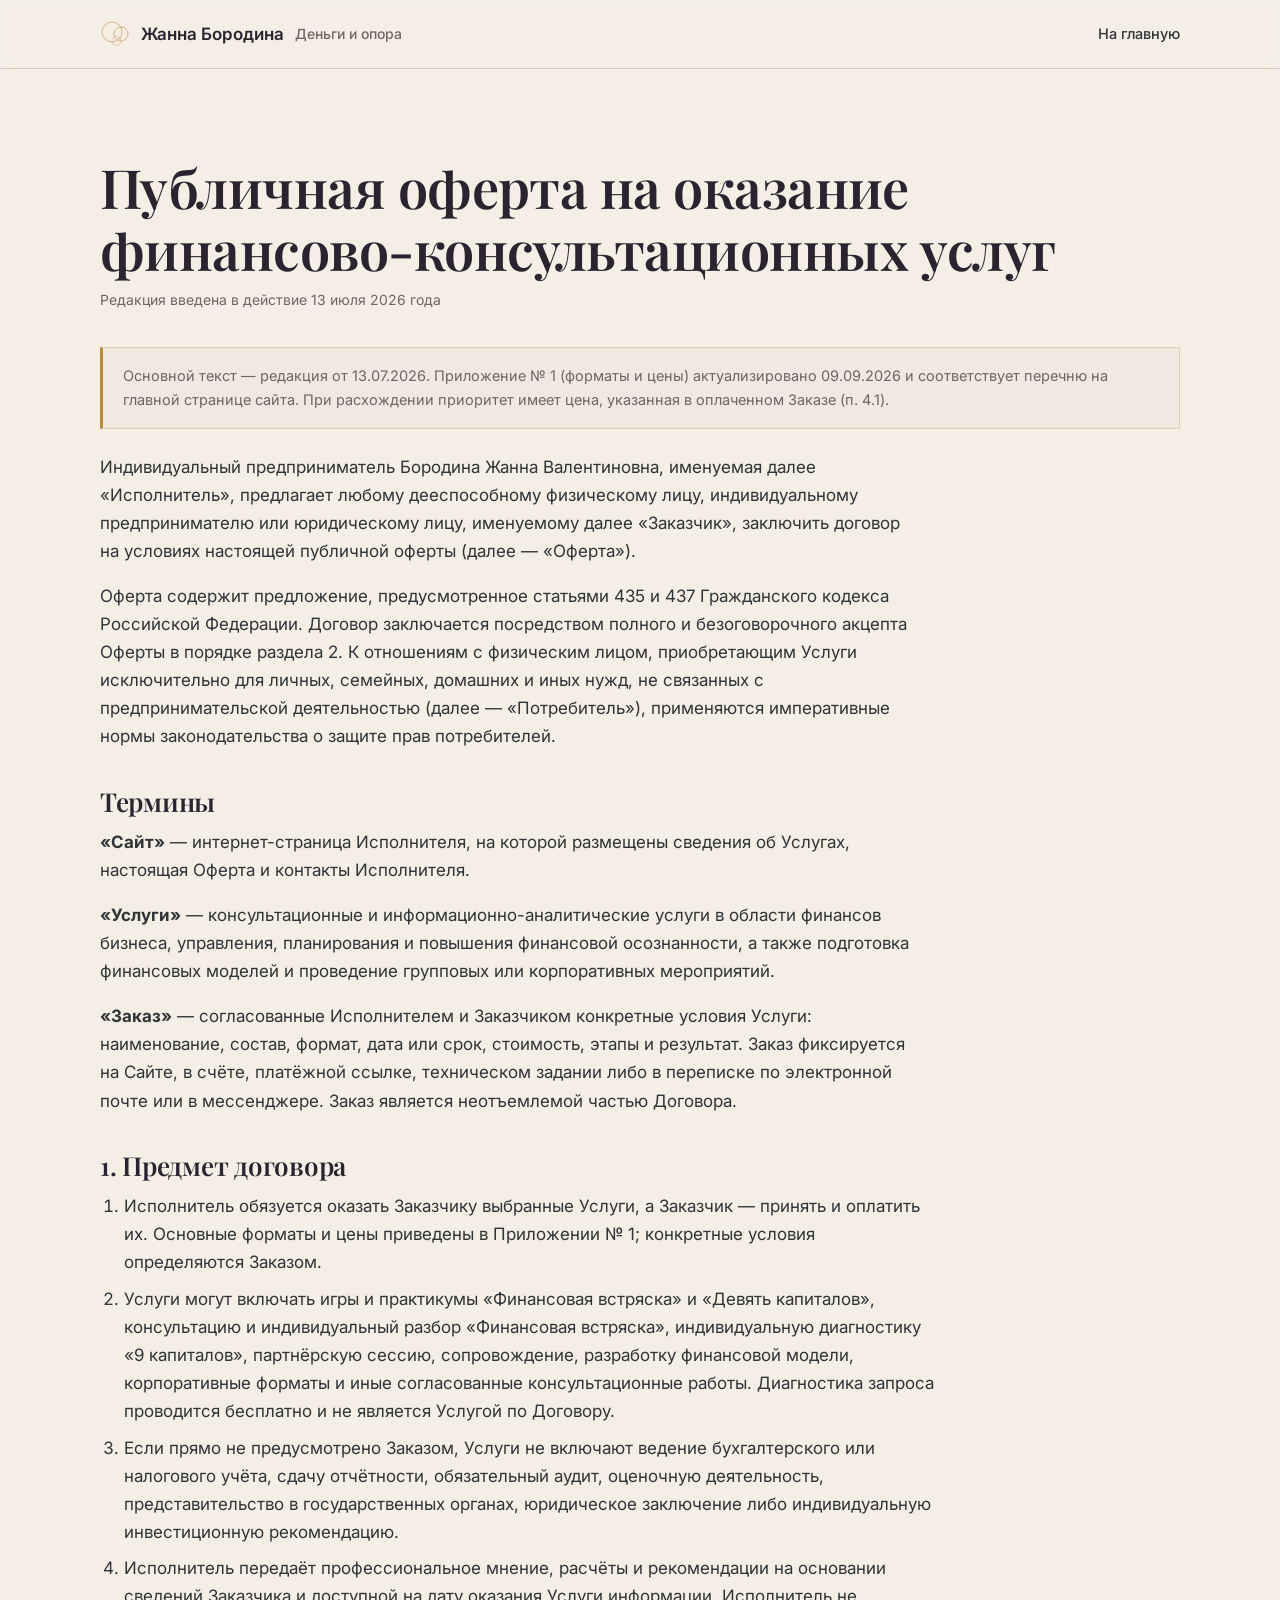
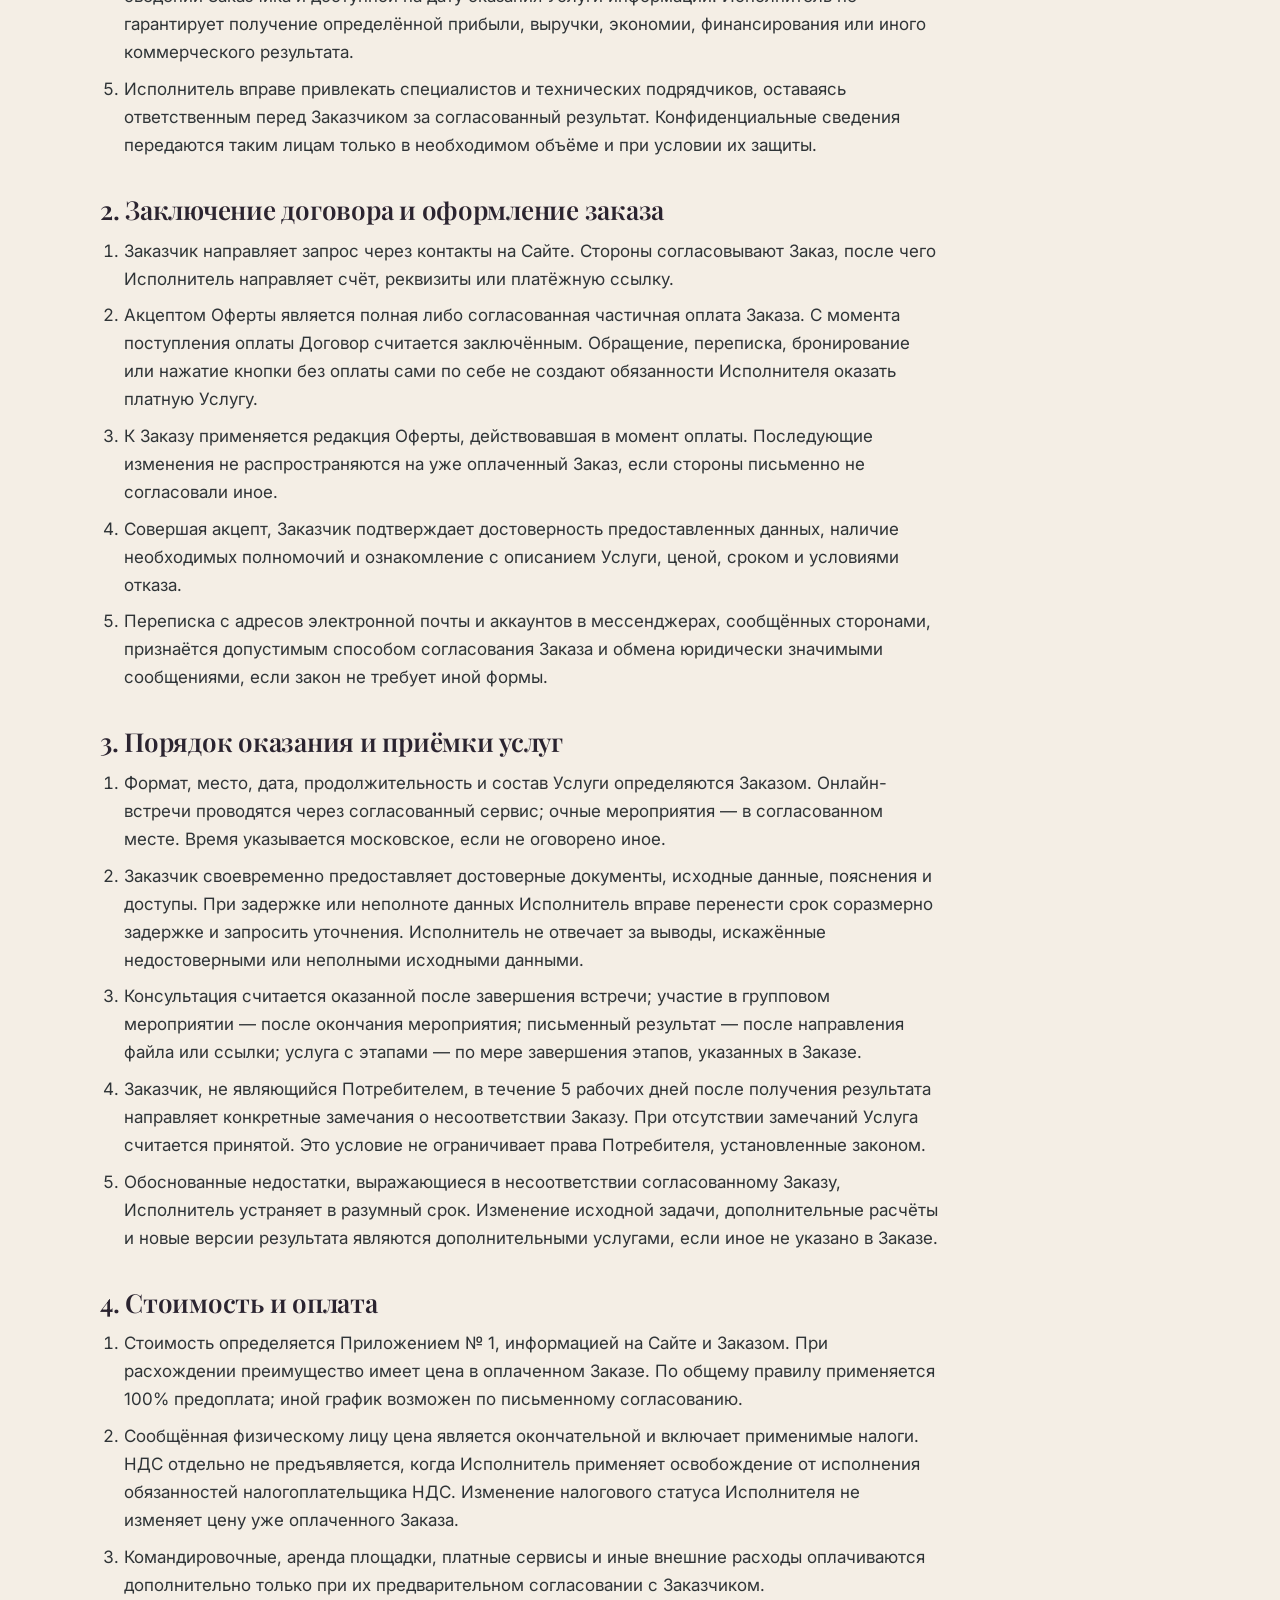
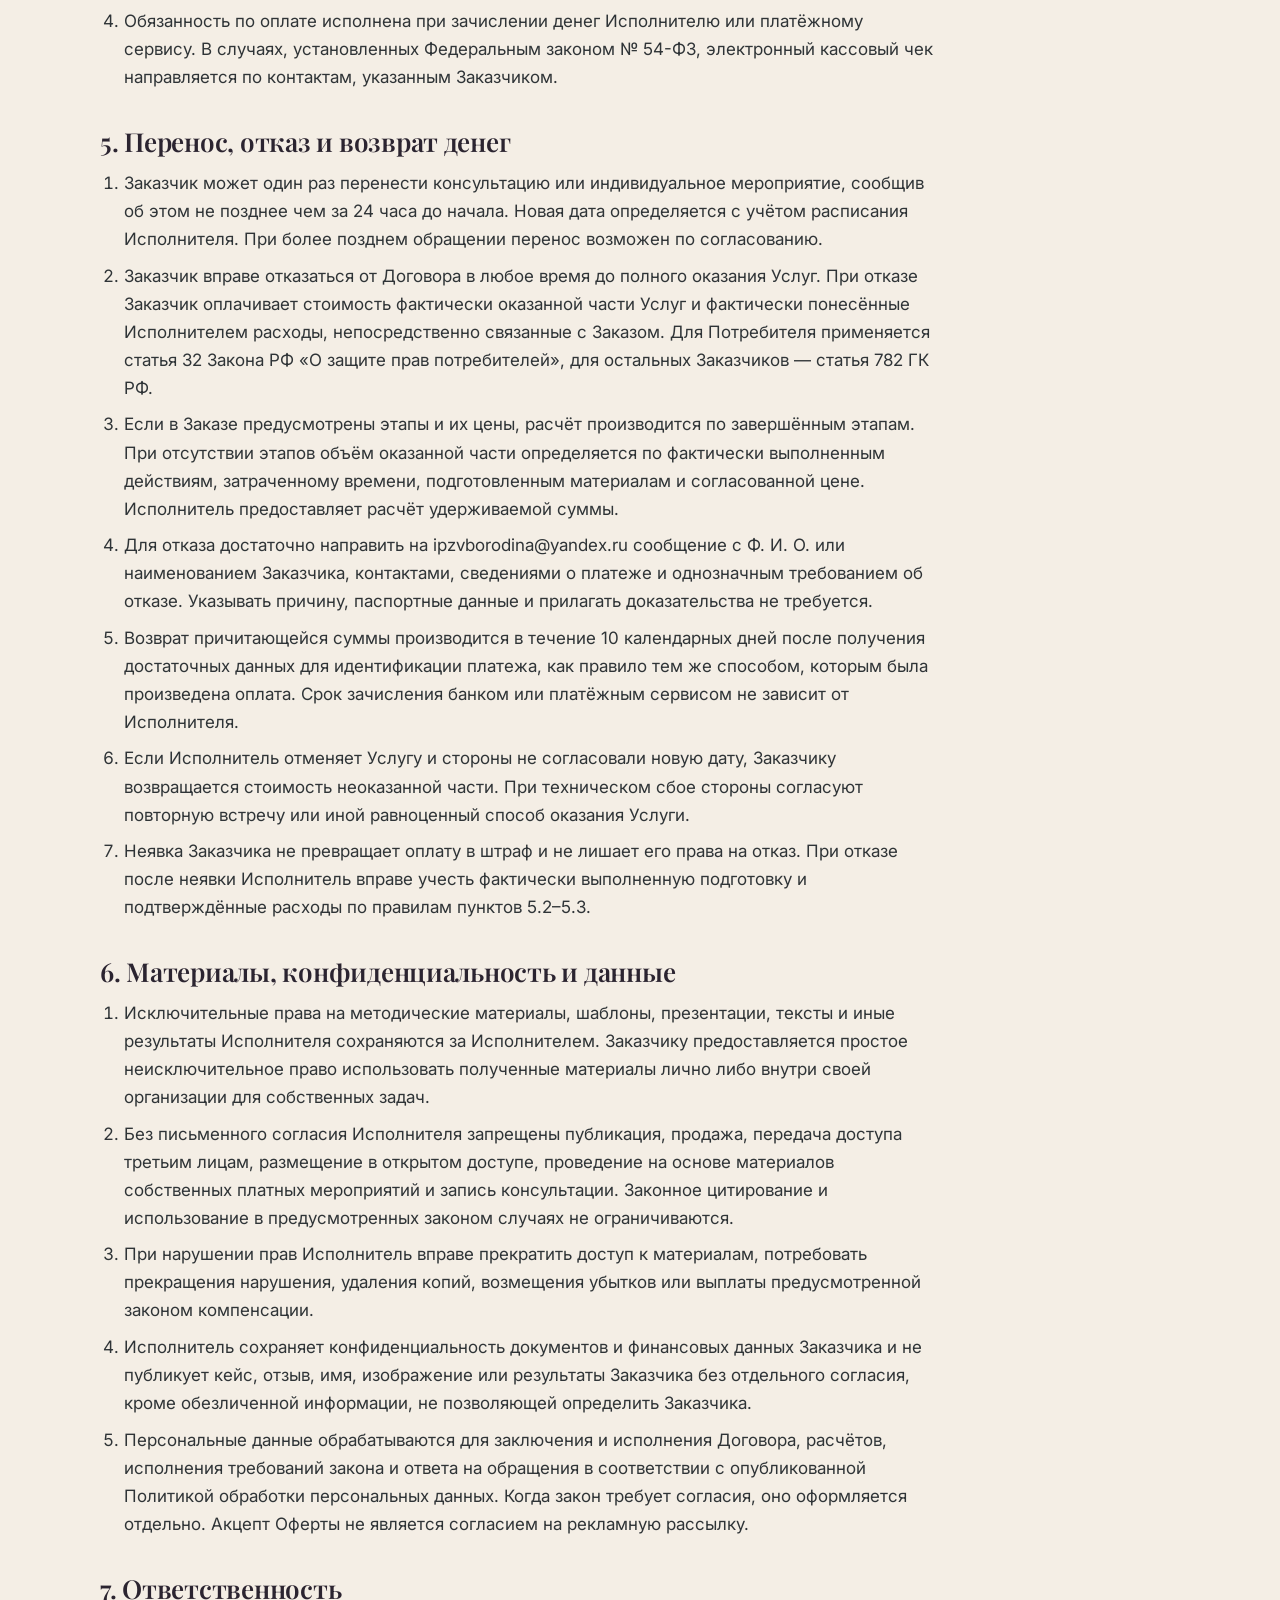
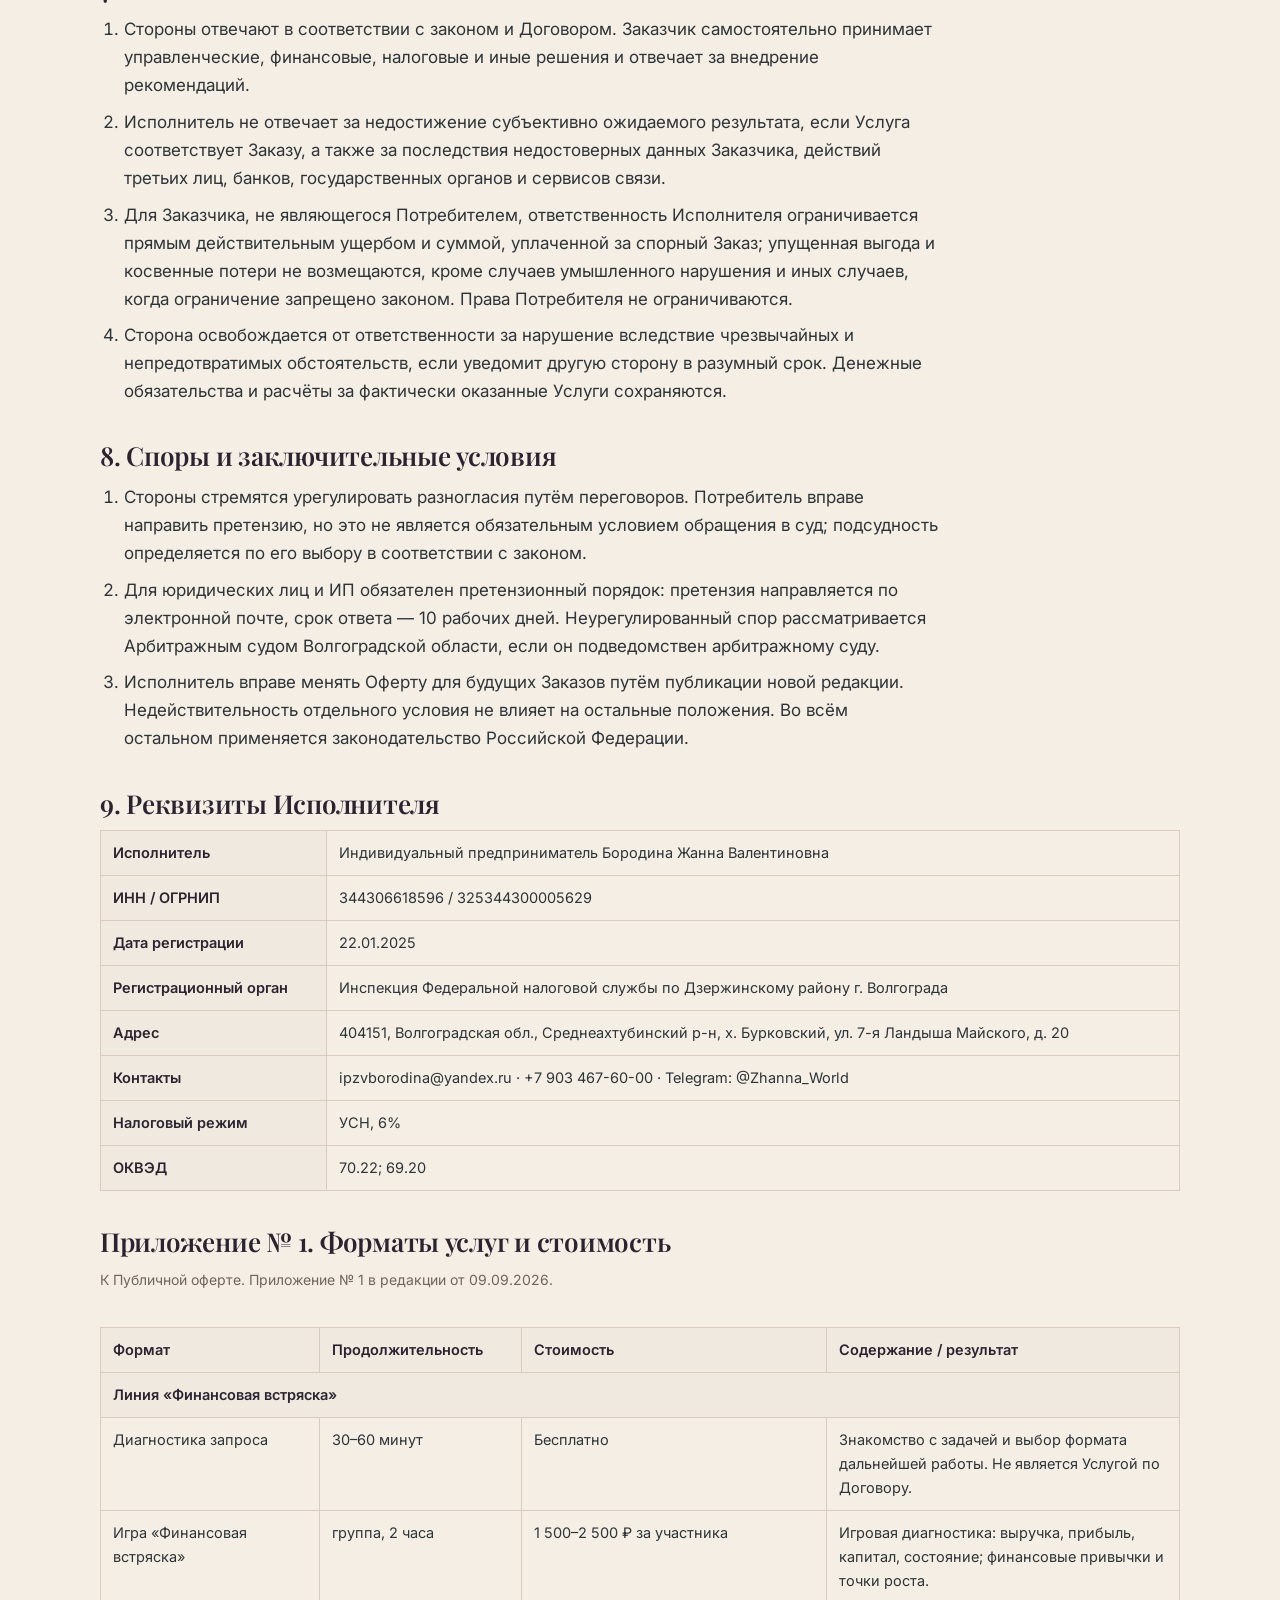
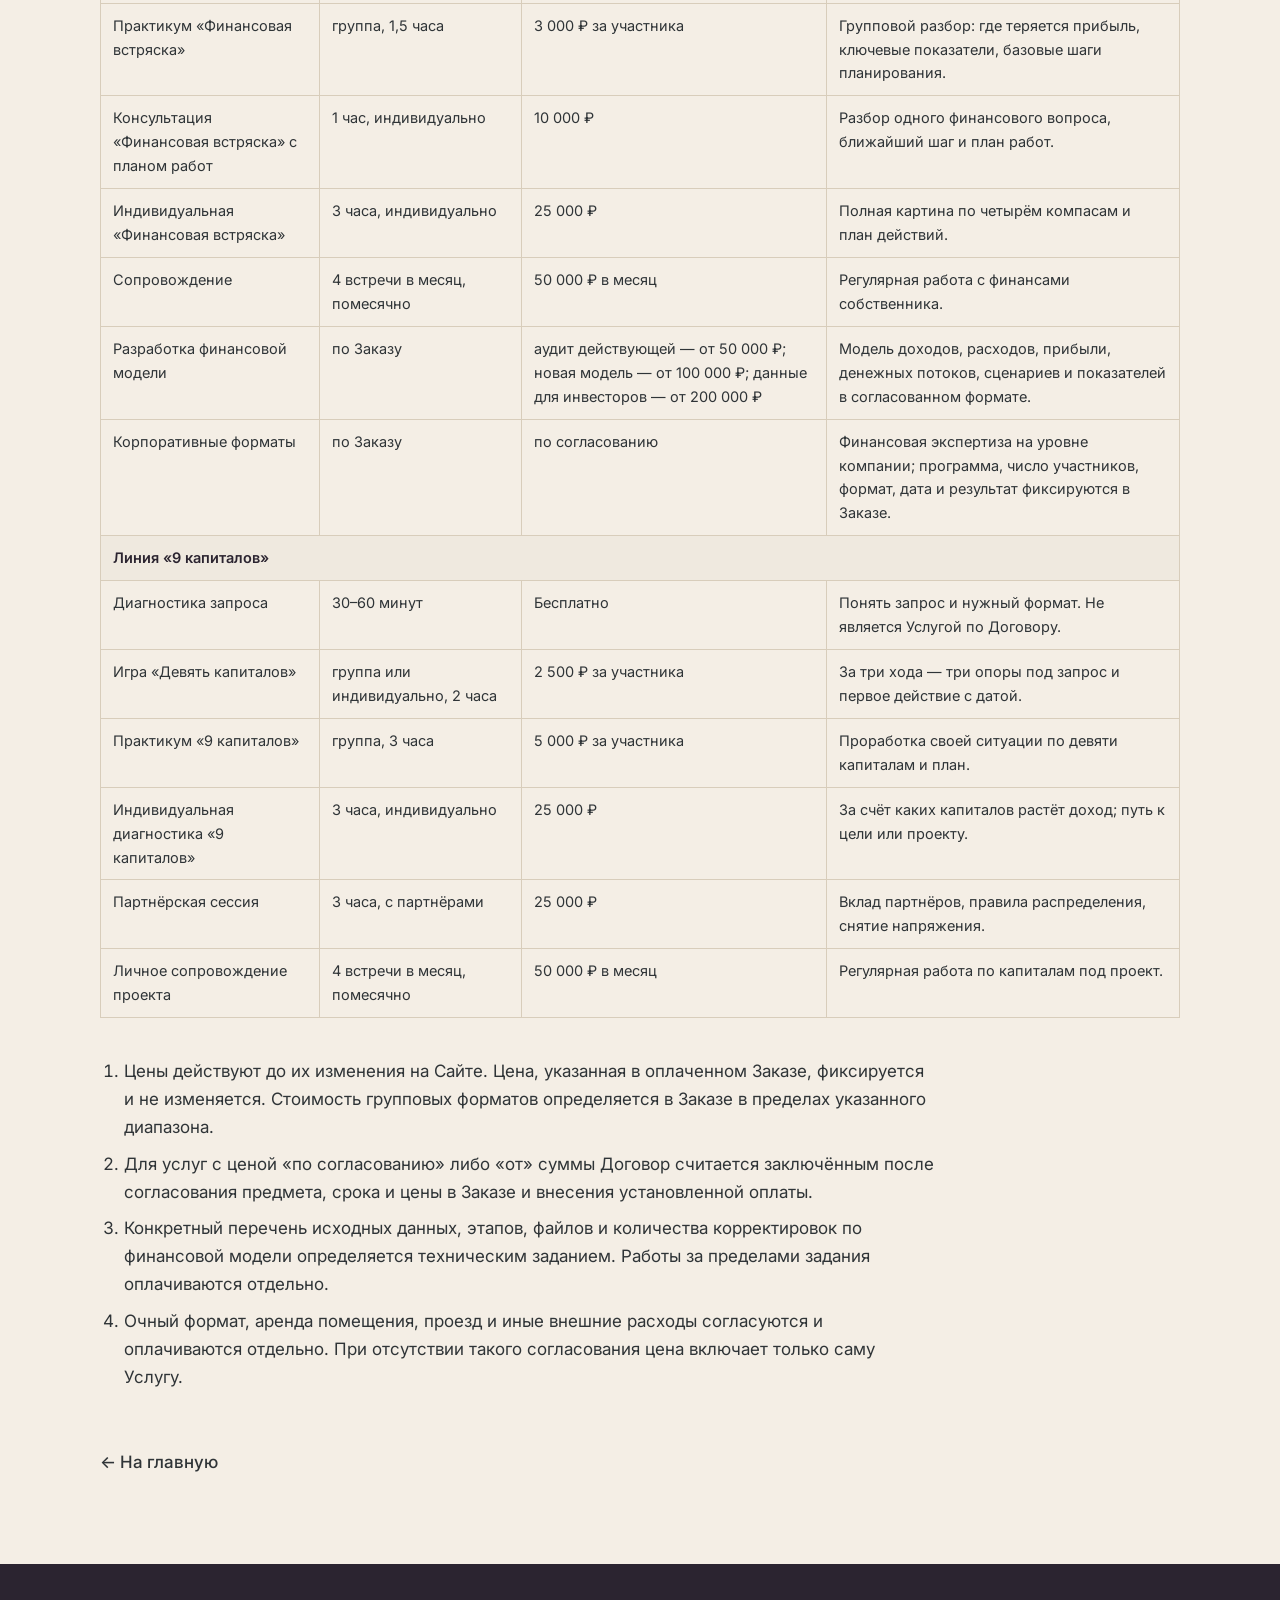
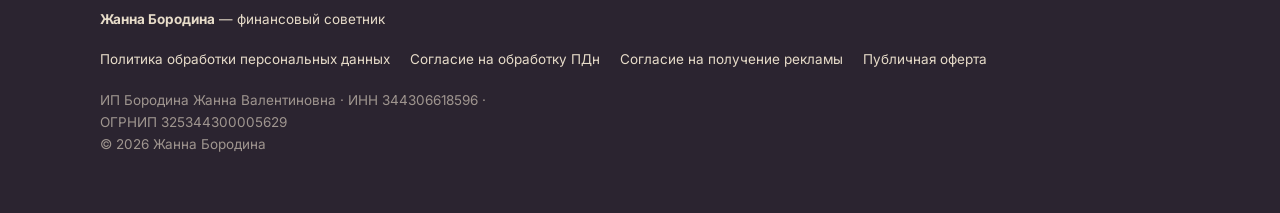
<file: offer.html>
<!DOCTYPE html>
<html lang="ru">
<head>
  <meta charset="UTF-8" />
  <meta name="viewport" content="width=device-width, initial-scale=1" />
  <title>Публичная оферта — Жанна Бородина</title>
  <meta name="description" content="Публичная оферта на оказание финансово-консультационных услуг ИП Бородина Ж. В." />
  <link rel="canonical" href="https://zhannaborodina.com/offer.html" />
  <meta name="robots" content="noindex, follow" />
  <link rel="icon" href="/assets/favicon.svg" type="image/svg+xml" />
  <link rel="preconnect" href="https://fonts.googleapis.com" />
  <link rel="preconnect" href="https://fonts.gstatic.com" crossorigin />
  <link rel="stylesheet" href="https://fonts.googleapis.com/css2?family=Playfair+Display:wght@600;700&family=Inter:wght@400;500;600&display=swap" />
  <link rel="stylesheet" href="/assets/styles.css" />
</head>
<body>
  <a class="skip-link" href="#main">Перейти к содержанию</a>
  <header class="site-header">
    <div class="container site-header__inner">
      <a class="brand-link" href="/" aria-label="Жанна Бородина — на главную">
        <svg class="emblem" viewBox="10 16 60 55" fill="none" aria-hidden="true">
          <g stroke-width="1.6">
            <circle cx="34" cy="40" r="20" opacity="0.7" />
            <circle cx="52" cy="44" r="14" opacity="0.7" />
            <circle cx="43" cy="58" r="9" opacity="0.5" />
          </g>
        </svg>
        <b>Жанна Бородина</b>
        <span>Деньги и опора</span>
      </a>
      <nav class="nav" aria-label="Навигация"><a href="/">На главную</a></nav>
    </div>
  </header>

  <main id="main" class="doc">
    <div class="container">
      <h1>Публичная оферта на оказание финансово-консультационных услуг</h1>
      <p class="updated">Редакция введена в действие 13 июля 2026 года</p>

      <div class="note">
        Основной текст — редакция от 13.07.2026. Приложение № 1 (форматы и цены)
        актуализировано 09.09.2026 и соответствует перечню на главной странице
        сайта. При расхождении приоритет имеет цена, указанная в оплаченном
        Заказе (п. 4.1).
      </div>

      <p>Индивидуальный предприниматель Бородина Жанна Валентиновна, именуемая
      далее «Исполнитель», предлагает любому дееспособному физическому лицу,
      индивидуальному предпринимателю или юридическому лицу, именуемому далее
      «Заказчик», заключить договор на условиях настоящей публичной оферты (далее
      — «Оферта»).</p>
      <p>Оферта содержит предложение, предусмотренное статьями 435 и 437
      Гражданского кодекса Российской Федерации. Договор заключается посредством
      полного и безоговорочного акцепта Оферты в порядке раздела 2. К отношениям
      с физическим лицом, приобретающим Услуги исключительно для личных,
      семейных, домашних и иных нужд, не связанных с предпринимательской
      деятельностью (далее — «Потребитель»), применяются императивные нормы
      законодательства о защите прав потребителей.</p>

      <h2>Термины</h2>
      <p><strong>«Сайт»</strong> — интернет-страница Исполнителя, на которой
      размещены сведения об Услугах, настоящая Оферта и контакты Исполнителя.</p>
      <p><strong>«Услуги»</strong> — консультационные и информационно-аналитические
      услуги в области финансов бизнеса, управления, планирования и повышения
      финансовой осознанности, а также подготовка финансовых моделей и проведение
      групповых или корпоративных мероприятий.</p>
      <p><strong>«Заказ»</strong> — согласованные Исполнителем и Заказчиком
      конкретные условия Услуги: наименование, состав, формат, дата или срок,
      стоимость, этапы и результат. Заказ фиксируется на Сайте, в счёте,
      платёжной ссылке, техническом задании либо в переписке по электронной почте
      или в мессенджере. Заказ является неотъемлемой частью Договора.</p>

      <h2>1. Предмет договора</h2>
      <ol>
        <li>Исполнитель обязуется оказать Заказчику выбранные Услуги, а Заказчик
        — принять и оплатить их. Основные форматы и цены приведены в Приложении
        № 1; конкретные условия определяются Заказом.</li>
        <li>Услуги могут включать игры и практикумы «Финансовая встряска» и
        «Девять капиталов», консультацию и индивидуальный разбор «Финансовая
        встряска», индивидуальную диагностику «9 капиталов», партнёрскую сессию,
        сопровождение, разработку финансовой модели, корпоративные форматы и
        иные согласованные консультационные работы. Диагностика запроса
        проводится бесплатно и не является Услугой по Договору.</li>
        <li>Если прямо не предусмотрено Заказом, Услуги не включают ведение
        бухгалтерского или налогового учёта, сдачу отчётности, обязательный
        аудит, оценочную деятельность, представительство в государственных
        органах, юридическое заключение либо индивидуальную инвестиционную
        рекомендацию.</li>
        <li>Исполнитель передаёт профессиональное мнение, расчёты и рекомендации
        на основании сведений Заказчика и доступной на дату оказания Услуги
        информации. Исполнитель не гарантирует получение определённой прибыли,
        выручки, экономии, финансирования или иного коммерческого результата.</li>
        <li>Исполнитель вправе привлекать специалистов и технических подрядчиков,
        оставаясь ответственным перед Заказчиком за согласованный результат.
        Конфиденциальные сведения передаются таким лицам только в необходимом
        объёме и при условии их защиты.</li>
      </ol>

      <h2>2. Заключение договора и оформление заказа</h2>
      <ol>
        <li>Заказчик направляет запрос через контакты на Сайте. Стороны
        согласовывают Заказ, после чего Исполнитель направляет счёт, реквизиты
        или платёжную ссылку.</li>
        <li>Акцептом Оферты является полная либо согласованная частичная оплата
        Заказа. С момента поступления оплаты Договор считается заключённым.
        Обращение, переписка, бронирование или нажатие кнопки без оплаты сами по
        себе не создают обязанности Исполнителя оказать платную Услугу.</li>
        <li>К Заказу применяется редакция Оферты, действовавшая в момент оплаты.
        Последующие изменения не распространяются на уже оплаченный Заказ, если
        стороны письменно не согласовали иное.</li>
        <li>Совершая акцепт, Заказчик подтверждает достоверность предоставленных
        данных, наличие необходимых полномочий и ознакомление с описанием Услуги,
        ценой, сроком и условиями отказа.</li>
        <li>Переписка с адресов электронной почты и аккаунтов в мессенджерах,
        сообщённых сторонами, признаётся допустимым способом согласования Заказа
        и обмена юридически значимыми сообщениями, если закон не требует иной
        формы.</li>
      </ol>

      <h2>3. Порядок оказания и приёмки услуг</h2>
      <ol>
        <li>Формат, место, дата, продолжительность и состав Услуги определяются
        Заказом. Онлайн-встречи проводятся через согласованный сервис; очные
        мероприятия — в согласованном месте. Время указывается московское, если
        не оговорено иное.</li>
        <li>Заказчик своевременно предоставляет достоверные документы, исходные
        данные, пояснения и доступы. При задержке или неполноте данных
        Исполнитель вправе перенести срок соразмерно задержке и запросить
        уточнения. Исполнитель не отвечает за выводы, искажённые недостоверными
        или неполными исходными данными.</li>
        <li>Консультация считается оказанной после завершения встречи; участие в
        групповом мероприятии — после окончания мероприятия; письменный результат
        — после направления файла или ссылки; услуга с этапами — по мере
        завершения этапов, указанных в Заказе.</li>
        <li>Заказчик, не являющийся Потребителем, в течение 5 рабочих дней после
        получения результата направляет конкретные замечания о несоответствии
        Заказу. При отсутствии замечаний Услуга считается принятой. Это условие
        не ограничивает права Потребителя, установленные законом.</li>
        <li>Обоснованные недостатки, выражающиеся в несоответствии согласованному
        Заказу, Исполнитель устраняет в разумный срок. Изменение исходной задачи,
        дополнительные расчёты и новые версии результата являются дополнительными
        услугами, если иное не указано в Заказе.</li>
      </ol>

      <h2>4. Стоимость и оплата</h2>
      <ol>
        <li>Стоимость определяется Приложением № 1, информацией на Сайте и
        Заказом. При расхождении преимущество имеет цена в оплаченном Заказе. По
        общему правилу применяется 100% предоплата; иной график возможен по
        письменному согласованию.</li>
        <li>Сообщённая физическому лицу цена является окончательной и включает
        применимые налоги. НДС отдельно не предъявляется, когда Исполнитель
        применяет освобождение от исполнения обязанностей налогоплательщика НДС.
        Изменение налогового статуса Исполнителя не изменяет цену уже оплаченного
        Заказа.</li>
        <li>Командировочные, аренда площадки, платные сервисы и иные внешние
        расходы оплачиваются дополнительно только при их предварительном
        согласовании с Заказчиком.</li>
        <li>Обязанность по оплате исполнена при зачислении денег Исполнителю или
        платёжному сервису. В случаях, установленных Федеральным законом № 54-ФЗ,
        электронный кассовый чек направляется по контактам, указанным
        Заказчиком.</li>
      </ol>

      <h2>5. Перенос, отказ и возврат денег</h2>
      <ol>
        <li>Заказчик может один раз перенести консультацию или индивидуальное
        мероприятие, сообщив об этом не позднее чем за 24 часа до начала. Новая
        дата определяется с учётом расписания Исполнителя. При более позднем
        обращении перенос возможен по согласованию.</li>
        <li>Заказчик вправе отказаться от Договора в любое время до полного
        оказания Услуг. При отказе Заказчик оплачивает стоимость фактически
        оказанной части Услуг и фактически понесённые Исполнителем расходы,
        непосредственно связанные с Заказом. Для Потребителя применяется статья
        32 Закона РФ «О защите прав потребителей», для остальных Заказчиков —
        статья 782 ГК РФ.</li>
        <li>Если в Заказе предусмотрены этапы и их цены, расчёт производится по
        завершённым этапам. При отсутствии этапов объём оказанной части
        определяется по фактически выполненным действиям, затраченному времени,
        подготовленным материалам и согласованной цене. Исполнитель предоставляет
        расчёт удерживаемой суммы.</li>
        <li>Для отказа достаточно направить на ipzvborodina@yandex.ru сообщение с
        Ф. И. О. или наименованием Заказчика, контактами, сведениями о платеже и
        однозначным требованием об отказе. Указывать причину, паспортные данные и
        прилагать доказательства не требуется.</li>
        <li>Возврат причитающейся суммы производится в течение 10 календарных
        дней после получения достаточных данных для идентификации платежа, как
        правило тем же способом, которым была произведена оплата. Срок зачисления
        банком или платёжным сервисом не зависит от Исполнителя.</li>
        <li>Если Исполнитель отменяет Услугу и стороны не согласовали новую дату,
        Заказчику возвращается стоимость неоказанной части. При техническом сбое
        стороны согласуют повторную встречу или иной равноценный способ оказания
        Услуги.</li>
        <li>Неявка Заказчика не превращает оплату в штраф и не лишает его права
        на отказ. При отказе после неявки Исполнитель вправе учесть фактически
        выполненную подготовку и подтверждённые расходы по правилам пунктов
        5.2–5.3.</li>
      </ol>

      <h2>6. Материалы, конфиденциальность и данные</h2>
      <ol>
        <li>Исключительные права на методические материалы, шаблоны, презентации,
        тексты и иные результаты Исполнителя сохраняются за Исполнителем.
        Заказчику предоставляется простое неисключительное право использовать
        полученные материалы лично либо внутри своей организации для собственных
        задач.</li>
        <li>Без письменного согласия Исполнителя запрещены публикация, продажа,
        передача доступа третьим лицам, размещение в открытом доступе, проведение
        на основе материалов собственных платных мероприятий и запись
        консультации. Законное цитирование и использование в предусмотренных
        законом случаях не ограничиваются.</li>
        <li>При нарушении прав Исполнитель вправе прекратить доступ к материалам,
        потребовать прекращения нарушения, удаления копий, возмещения убытков или
        выплаты предусмотренной законом компенсации.</li>
        <li>Исполнитель сохраняет конфиденциальность документов и финансовых
        данных Заказчика и не публикует кейс, отзыв, имя, изображение или
        результаты Заказчика без отдельного согласия, кроме обезличенной
        информации, не позволяющей определить Заказчика.</li>
        <li>Персональные данные обрабатываются для заключения и исполнения
        Договора, расчётов, исполнения требований закона и ответа на обращения в
        соответствии с опубликованной
        <a href="/privacy.html">Политикой обработки персональных данных</a>. Когда
        закон требует согласия, оно оформляется отдельно. Акцепт Оферты не
        является согласием на рекламную рассылку.</li>
      </ol>

      <h2>7. Ответственность</h2>
      <ol>
        <li>Стороны отвечают в соответствии с законом и Договором. Заказчик
        самостоятельно принимает управленческие, финансовые, налоговые и иные
        решения и отвечает за внедрение рекомендаций.</li>
        <li>Исполнитель не отвечает за недостижение субъективно ожидаемого
        результата, если Услуга соответствует Заказу, а также за последствия
        недостоверных данных Заказчика, действий третьих лиц, банков,
        государственных органов и сервисов связи.</li>
        <li>Для Заказчика, не являющегося Потребителем, ответственность
        Исполнителя ограничивается прямым действительным ущербом и суммой,
        уплаченной за спорный Заказ; упущенная выгода и косвенные потери не
        возмещаются, кроме случаев умышленного нарушения и иных случаев, когда
        ограничение запрещено законом. Права Потребителя не ограничиваются.</li>
        <li>Сторона освобождается от ответственности за нарушение вследствие
        чрезвычайных и непредотвратимых обстоятельств, если уведомит другую
        сторону в разумный срок. Денежные обязательства и расчёты за фактически
        оказанные Услуги сохраняются.</li>
      </ol>

      <h2>8. Споры и заключительные условия</h2>
      <ol>
        <li>Стороны стремятся урегулировать разногласия путём переговоров.
        Потребитель вправе направить претензию, но это не является обязательным
        условием обращения в суд; подсудность определяется по его выбору в
        соответствии с законом.</li>
        <li>Для юридических лиц и ИП обязателен претензионный порядок: претензия
        направляется по электронной почте, срок ответа — 10 рабочих дней.
        Неурегулированный спор рассматривается Арбитражным судом Волгоградской
        области, если он подведомствен арбитражному суду.</li>
        <li>Исполнитель вправе менять Оферту для будущих Заказов путём публикации
        новой редакции. Недействительность отдельного условия не влияет на
        остальные положения. Во всём остальном применяется законодательство
        Российской Федерации.</li>
      </ol>

      <h2>9. Реквизиты Исполнителя</h2>
      <table class="req-table">
        <tbody>
          <tr><th>Исполнитель</th><td>Индивидуальный предприниматель Бородина Жанна Валентиновна</td></tr>
          <tr><th>ИНН / ОГРНИП</th><td>344306618596 / 325344300005629</td></tr>
          <tr><th>Дата регистрации</th><td>22.01.2025</td></tr>
          <tr><th>Регистрационный орган</th><td>Инспекция Федеральной налоговой службы по Дзержинскому району г. Волгограда</td></tr>
          <tr><th>Адрес</th><td>404151, Волгоградская обл., Среднеахтубинский р-н, х. Бурковский, ул. 7-я Ландыша Майского, д. 20</td></tr>
          <tr><th>Контакты</th><td>ipzvborodina@yandex.ru · +7 903 467-60-00 · Telegram: @Zhanna_World</td></tr>
          <tr><th>Налоговый режим</th><td>УСН, 6%</td></tr>
          <tr><th>ОКВЭД</th><td>70.22; 69.20</td></tr>
        </tbody>
      </table>

      <h2>Приложение № 1. Форматы услуг и стоимость</h2>
      <p class="updated">К Публичной оферте. Приложение № 1 в редакции от 09.09.2026.</p>
      <div class="table-scroll">
        <table class="req-table">
          <thead>
            <tr><th>Формат</th><th>Продолжительность</th><th>Стоимость</th><th>Содержание / результат</th></tr>
          </thead>
          <tbody>
            <tr><th colspan="4">Линия «Финансовая встряска»</th></tr>
            <tr><td>Диагностика запроса</td><td>30–60 минут</td><td>Бесплатно</td><td>Знакомство с задачей и выбор формата дальнейшей работы. Не является Услугой по Договору.</td></tr>
            <tr><td>Игра «Финансовая встряска»</td><td>группа, 2 часа</td><td>1 500–2 500 ₽ за участника</td><td>Игровая диагностика: выручка, прибыль, капитал, состояние; финансовые привычки и точки роста.</td></tr>
            <tr><td>Практикум «Финансовая встряска»</td><td>группа, 1,5 часа</td><td>3 000 ₽ за участника</td><td>Групповой разбор: где теряется прибыль, ключевые показатели, базовые шаги планирования.</td></tr>
            <tr><td>Консультация «Финансовая встряска» с планом работ</td><td>1 час, индивидуально</td><td>10 000 ₽</td><td>Разбор одного финансового вопроса, ближайший шаг и план работ.</td></tr>
            <tr><td>Индивидуальная «Финансовая встряска»</td><td>3 часа, индивидуально</td><td>25 000 ₽</td><td>Полная картина по четырём компасам и план действий.</td></tr>
            <tr><td>Сопровождение</td><td>4 встречи в месяц, помесячно</td><td>50 000 ₽ в месяц</td><td>Регулярная работа с финансами собственника.</td></tr>
            <tr><td>Разработка финансовой модели</td><td>по Заказу</td><td>аудит действующей — от 50 000 ₽; новая модель — от 100 000 ₽; данные для инвесторов — от 200 000 ₽</td><td>Модель доходов, расходов, прибыли, денежных потоков, сценариев и показателей в согласованном формате.</td></tr>
            <tr><td>Корпоративные форматы</td><td>по Заказу</td><td>по согласованию</td><td>Финансовая экспертиза на уровне компании; программа, число участников, формат, дата и результат фиксируются в Заказе.</td></tr>
            <tr><th colspan="4">Линия «9 капиталов»</th></tr>
            <tr><td>Диагностика запроса</td><td>30–60 минут</td><td>Бесплатно</td><td>Понять запрос и нужный формат. Не является Услугой по Договору.</td></tr>
            <tr><td>Игра «Девять капиталов»</td><td>группа или индивидуально, 2 часа</td><td>2 500 ₽ за участника</td><td>За три хода — три опоры под запрос и первое действие с датой.</td></tr>
            <tr><td>Практикум «9 капиталов»</td><td>группа, 3 часа</td><td>5 000 ₽ за участника</td><td>Проработка своей ситуации по девяти капиталам и план.</td></tr>
            <tr><td>Индивидуальная диагностика «9 капиталов»</td><td>3 часа, индивидуально</td><td>25 000 ₽</td><td>За счёт каких капиталов растёт доход; путь к цели или проекту.</td></tr>
            <tr><td>Партнёрская сессия</td><td>3 часа, с партнёрами</td><td>25 000 ₽</td><td>Вклад партнёров, правила распределения, снятие напряжения.</td></tr>
            <tr><td>Личное сопровождение проекта</td><td>4 встречи в месяц, помесячно</td><td>50 000 ₽ в месяц</td><td>Регулярная работа по капиталам под проект.</td></tr>
          </tbody>
        </table>
      </div>
      <ol>
        <li>Цены действуют до их изменения на Сайте. Цена, указанная в оплаченном
        Заказе, фиксируется и не изменяется. Стоимость групповых форматов
        определяется в Заказе в пределах указанного диапазона.</li>
        <li>Для услуг с ценой «по согласованию» либо «от» суммы Договор считается
        заключённым после согласования предмета, срока и цены в Заказе и внесения
        установленной оплаты.</li>
        <li>Конкретный перечень исходных данных, этапов, файлов и количества
        корректировок по финансовой модели определяется техническим заданием.
        Работы за пределами задания оплачиваются отдельно.</li>
        <li>Очный формат, аренда помещения, проезд и иные внешние расходы
        согласуются и оплачиваются отдельно. При отсутствии такого согласования
        цена включает только саму Услугу.</li>
      </ol>

      <a class="back-link" href="/">← На главную</a>
    </div>
  </main>

  <footer class="site-footer">
    <div class="container site-footer__inner">
      <div><strong>Жанна Бородина</strong> — финансовый советник</div>
      <nav class="site-footer__docs" aria-label="Документы">
        <a href="/privacy.html">Политика обработки персональных данных</a>
        <a href="/consent-pdn.html">Согласие на обработку ПДн</a>
        <a href="/consent-ads.html">Согласие на получение рекламы</a>
        <a href="/offer.html">Публичная оферта</a>
      </nav>
      <p class="site-footer__req">
        ИП Бородина Жанна Валентиновна · ИНН 344306618596 · ОГРНИП 325344300005629<br />
        © 2026 Жанна Бородина
      </p>
    </div>
  </footer>
</body>
</html>
</file>
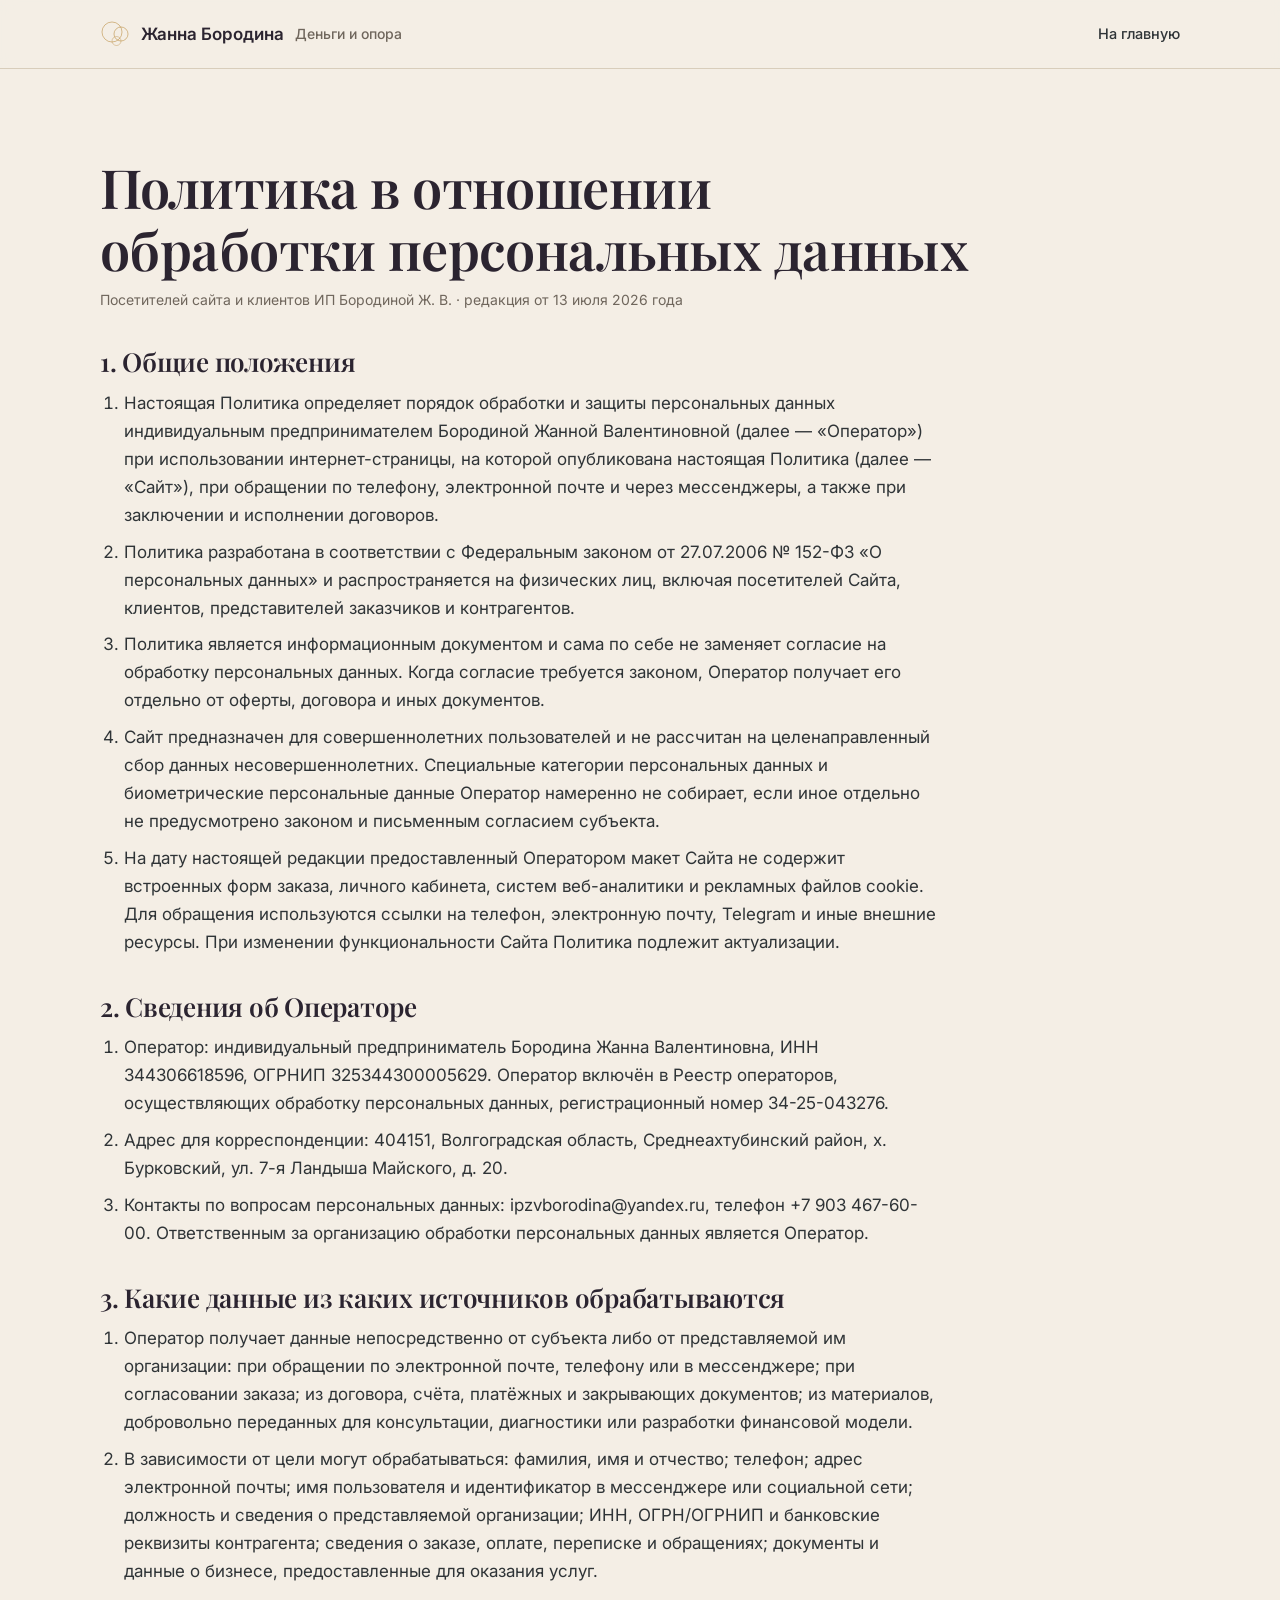
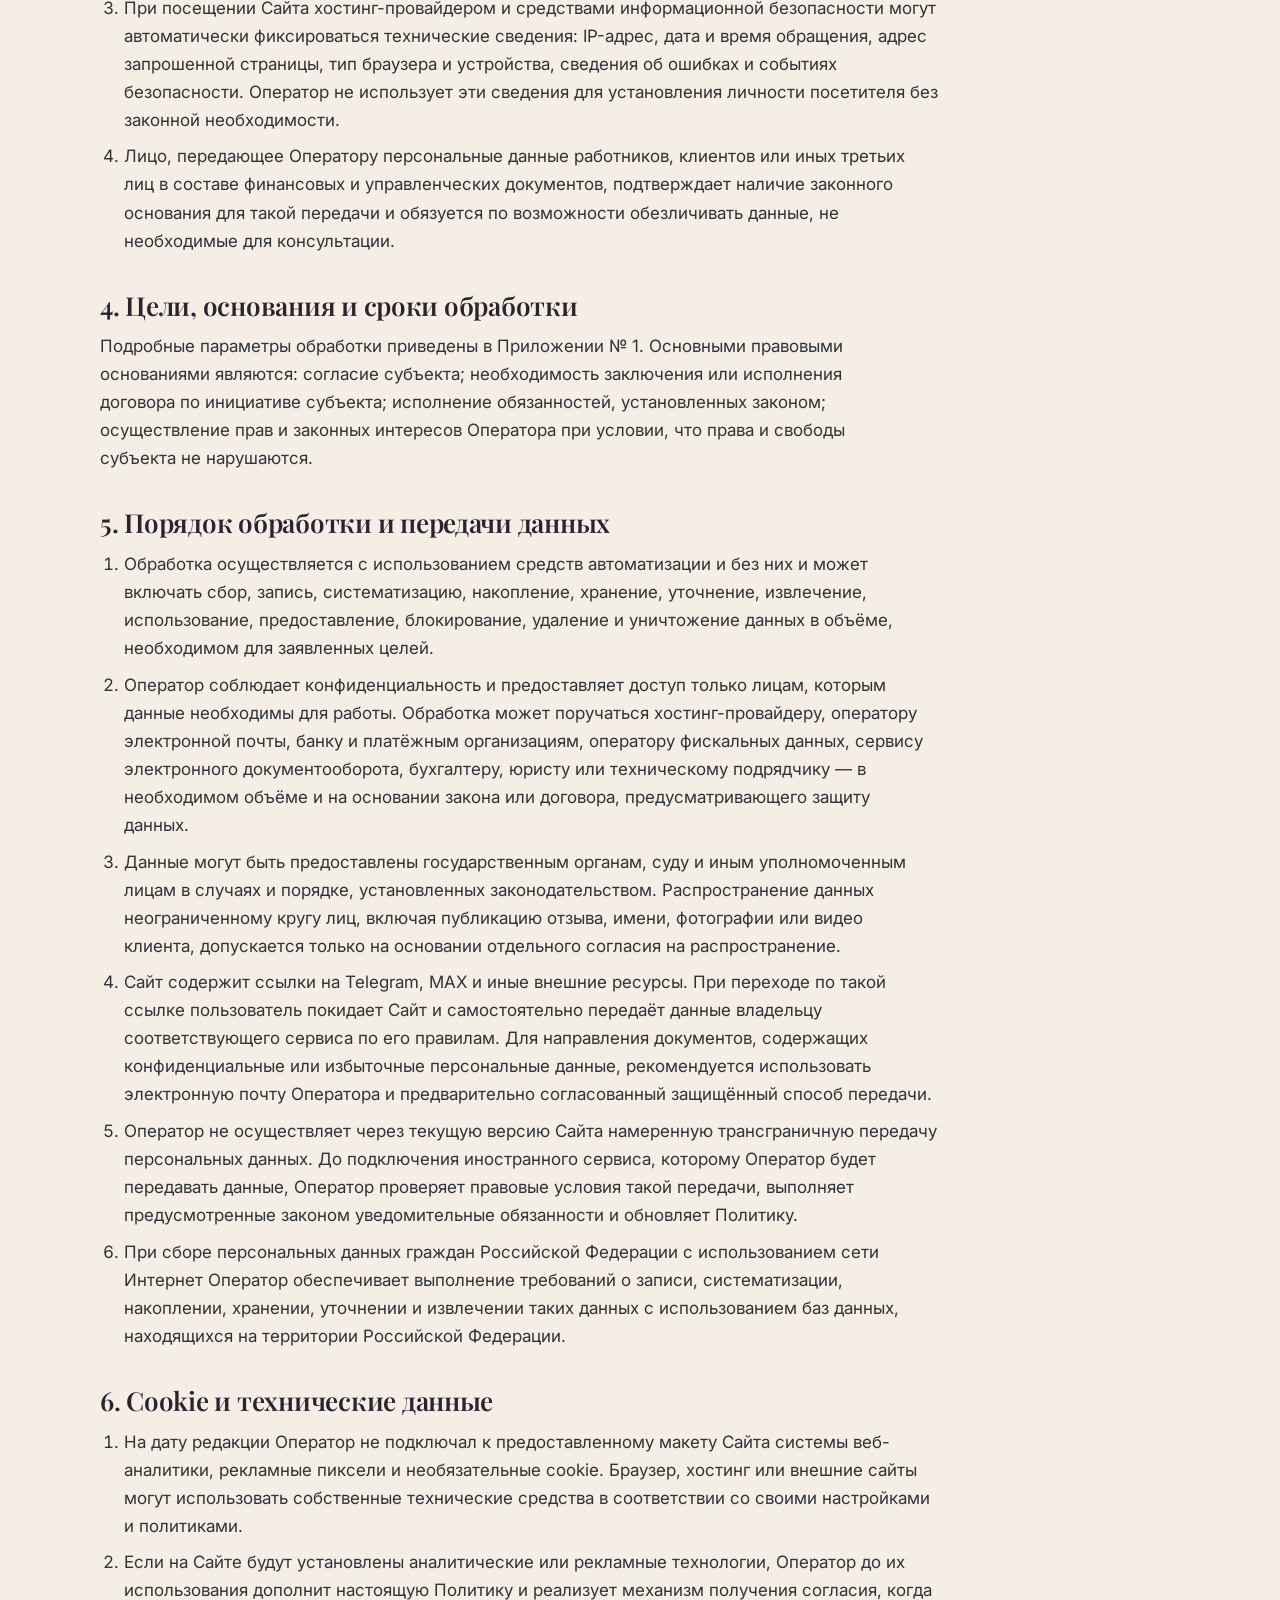
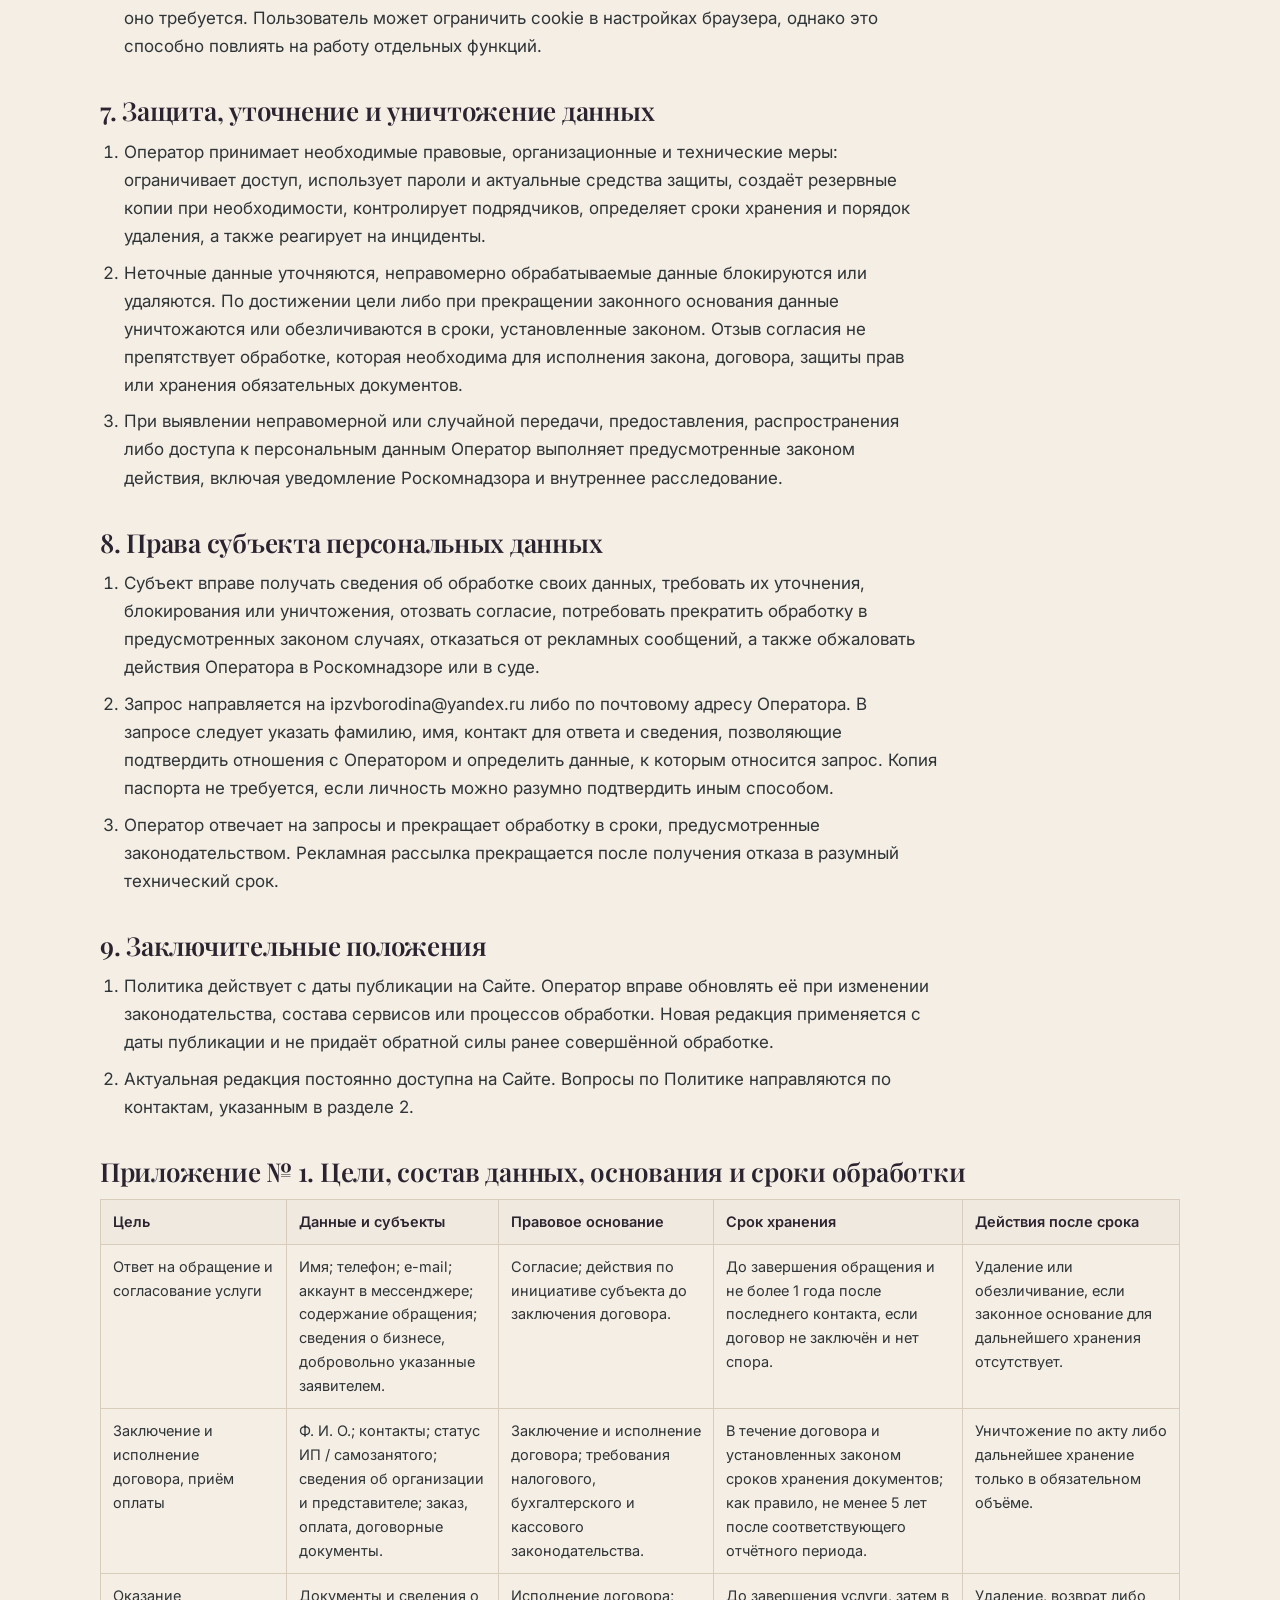
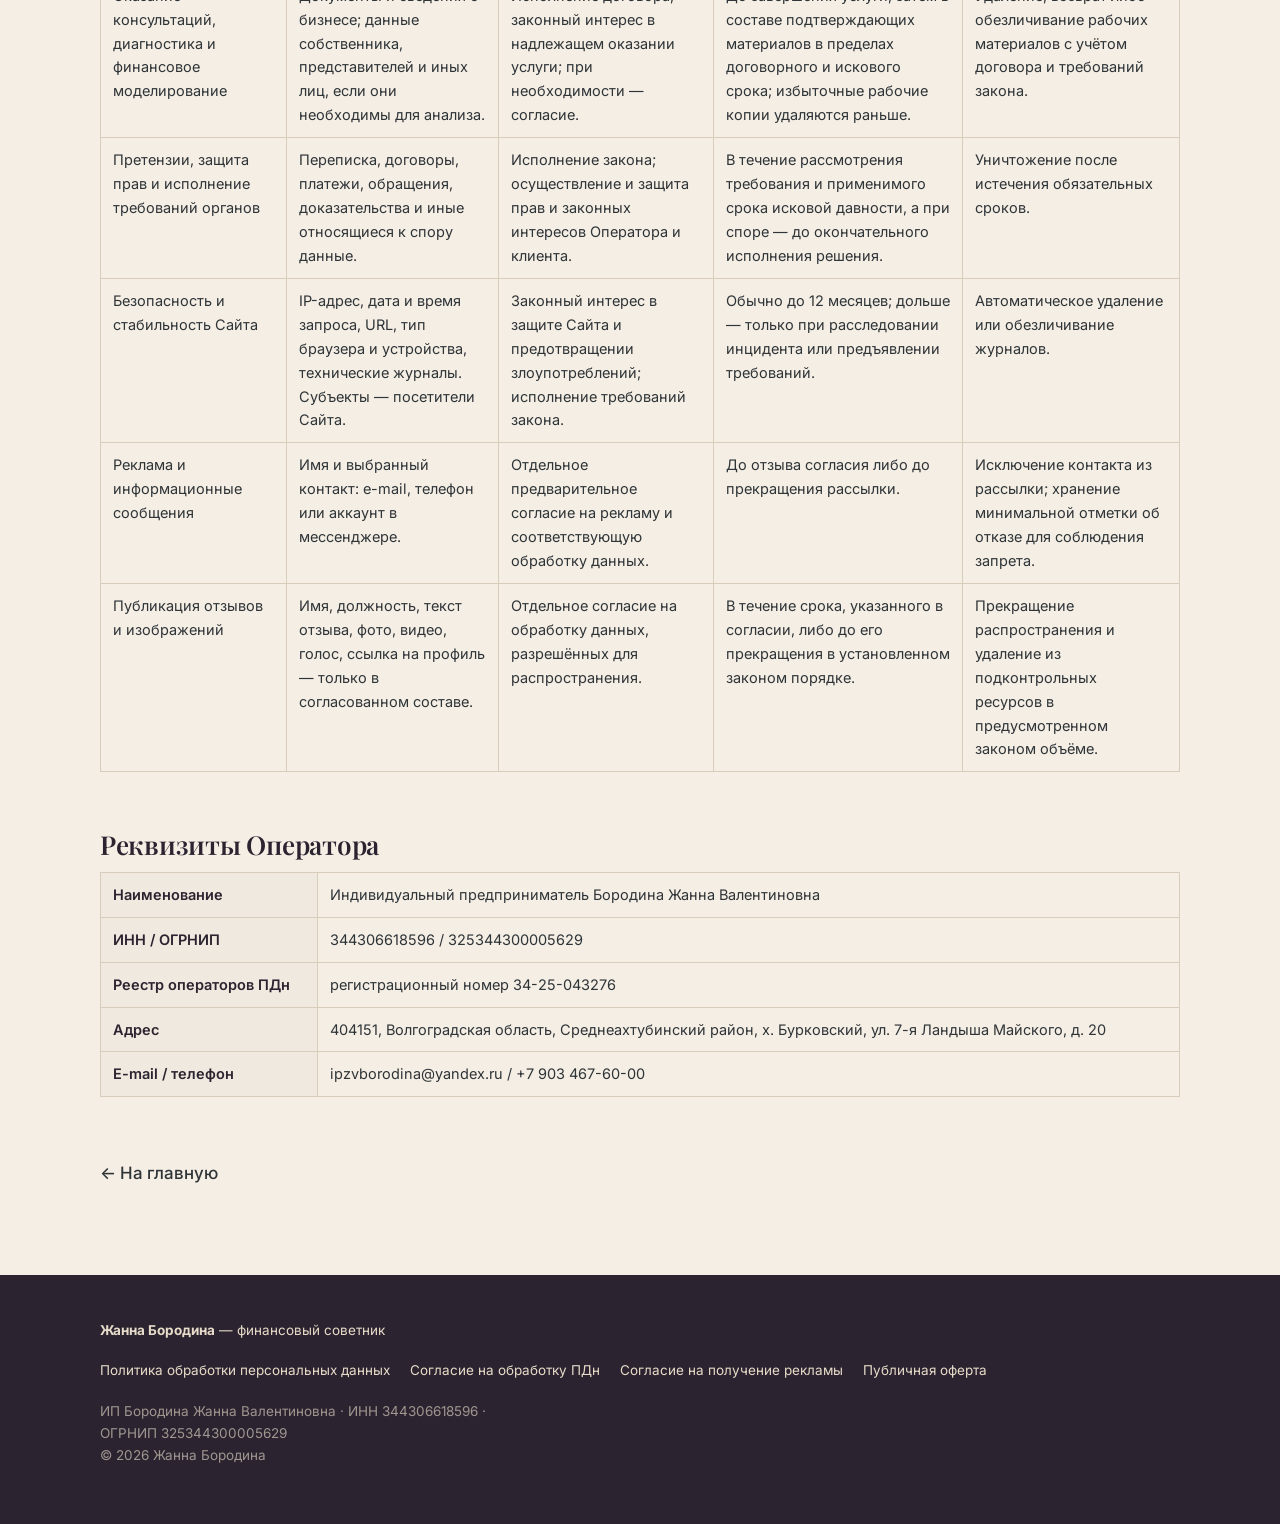
<file: privacy.html>
<!DOCTYPE html>
<html lang="ru">
<head>
  <meta charset="UTF-8" />
  <meta name="viewport" content="width=device-width, initial-scale=1" />
  <title>Политика обработки персональных данных — Жанна Бородина</title>
  <meta name="description" content="Политика в отношении обработки персональных данных посетителей сайта и клиентов ИП Бородиной Ж. В." />
  <link rel="canonical" href="https://zhannaborodina.com/privacy.html" />
  <meta name="robots" content="noindex, follow" />
  <link rel="icon" href="/assets/favicon.svg" type="image/svg+xml" />
  <link rel="preconnect" href="https://fonts.googleapis.com" />
  <link rel="preconnect" href="https://fonts.gstatic.com" crossorigin />
  <link rel="stylesheet" href="https://fonts.googleapis.com/css2?family=Playfair+Display:wght@600;700&family=Inter:wght@400;500;600&display=swap" />
  <link rel="stylesheet" href="/assets/styles.css" />
</head>
<body>
  <a class="skip-link" href="#main">Перейти к содержанию</a>
  <header class="site-header">
    <div class="container site-header__inner">
      <a class="brand-link" href="/" aria-label="Жанна Бородина — на главную">
        <svg class="emblem" viewBox="10 16 60 55" fill="none" aria-hidden="true">
          <g stroke-width="1.6">
            <circle cx="34" cy="40" r="20" opacity="0.7" />
            <circle cx="52" cy="44" r="14" opacity="0.7" />
            <circle cx="43" cy="58" r="9" opacity="0.5" />
          </g>
        </svg>
        <b>Жанна Бородина</b>
        <span>Деньги и опора</span>
      </a>
      <nav class="nav" aria-label="Навигация"><a href="/">На главную</a></nav>
    </div>
  </header>

  <main id="main" class="doc">
    <div class="container">
      <h1>Политика в отношении обработки персональных данных</h1>
      <p class="updated">Посетителей сайта и клиентов ИП Бородиной Ж. В. · редакция от 13 июля 2026 года</p>

      <h2>1. Общие положения</h2>
      <ol>
        <li>Настоящая Политика определяет порядок обработки и защиты персональных данных индивидуальным предпринимателем Бородиной Жанной Валентиновной (далее — «Оператор») при использовании интернет-страницы, на которой опубликована настоящая Политика (далее — «Сайт»), при обращении по телефону, электронной почте и через мессенджеры, а также при заключении и исполнении договоров.</li>
        <li>Политика разработана в соответствии с Федеральным законом от 27.07.2006 № 152-ФЗ «О персональных данных» и распространяется на физических лиц, включая посетителей Сайта, клиентов, представителей заказчиков и контрагентов.</li>
        <li>Политика является информационным документом и сама по себе не заменяет согласие на обработку персональных данных. Когда согласие требуется законом, Оператор получает его отдельно от оферты, договора и иных документов.</li>
        <li>Сайт предназначен для совершеннолетних пользователей и не рассчитан на целенаправленный сбор данных несовершеннолетних. Специальные категории персональных данных и биометрические персональные данные Оператор намеренно не собирает, если иное отдельно не предусмотрено законом и письменным согласием субъекта.</li>
        <li>На дату настоящей редакции предоставленный Оператором макет Сайта не содержит встроенных форм заказа, личного кабинета, систем веб-аналитики и рекламных файлов cookie. Для обращения используются ссылки на телефон, электронную почту, Telegram и иные внешние ресурсы. При изменении функциональности Сайта Политика подлежит актуализации.</li>
      </ol>

      <h2>2. Сведения об Операторе</h2>
      <ol>
        <li>Оператор: индивидуальный предприниматель Бородина Жанна Валентиновна, ИНН 344306618596, ОГРНИП 325344300005629. Оператор включён в Реестр операторов, осуществляющих обработку персональных данных, регистрационный номер 34-25-043276.</li>
        <li>Адрес для корреспонденции: 404151, Волгоградская область, Среднеахтубинский район, х. Бурковский, ул. 7-я Ландыша Майского, д. 20.</li>
        <li>Контакты по вопросам персональных данных: ipzvborodina@yandex.ru, телефон +7 903 467-60-00. Ответственным за организацию обработки персональных данных является Оператор.</li>
      </ol>

      <h2>3. Какие данные из каких источников обрабатываются</h2>
      <ol>
        <li>Оператор получает данные непосредственно от субъекта либо от представляемой им организации: при обращении по электронной почте, телефону или в мессенджере; при согласовании заказа; из договора, счёта, платёжных и закрывающих документов; из материалов, добровольно переданных для консультации, диагностики или разработки финансовой модели.</li>
        <li>В зависимости от цели могут обрабатываться: фамилия, имя и отчество; телефон; адрес электронной почты; имя пользователя и идентификатор в мессенджере или социальной сети; должность и сведения о представляемой организации; ИНН, ОГРН/ОГРНИП и банковские реквизиты контрагента; сведения о заказе, оплате, переписке и обращениях; документы и данные о бизнесе, предоставленные для оказания услуг.</li>
        <li>При посещении Сайта хостинг-провайдером и средствами информационной безопасности могут автоматически фиксироваться технические сведения: IP-адрес, дата и время обращения, адрес запрошенной страницы, тип браузера и устройства, сведения об ошибках и событиях безопасности. Оператор не использует эти сведения для установления личности посетителя без законной необходимости.</li>
        <li>Лицо, передающее Оператору персональные данные работников, клиентов или иных третьих лиц в составе финансовых и управленческих документов, подтверждает наличие законного основания для такой передачи и обязуется по возможности обезличивать данные, не необходимые для консультации.</li>
      </ol>

      <h2>4. Цели, основания и сроки обработки</h2>
      <p>Подробные параметры обработки приведены в Приложении № 1. Основными правовыми основаниями являются: согласие субъекта; необходимость заключения или исполнения договора по инициативе субъекта; исполнение обязанностей, установленных законом; осуществление прав и законных интересов Оператора при условии, что права и свободы субъекта не нарушаются.</p>

      <h2>5. Порядок обработки и передачи данных</h2>
      <ol>
        <li>Обработка осуществляется с использованием средств автоматизации и без них и может включать сбор, запись, систематизацию, накопление, хранение, уточнение, извлечение, использование, предоставление, блокирование, удаление и уничтожение данных в объёме, необходимом для заявленных целей.</li>
        <li>Оператор соблюдает конфиденциальность и предоставляет доступ только лицам, которым данные необходимы для работы. Обработка может поручаться хостинг-провайдеру, оператору электронной почты, банку и платёжным организациям, оператору фискальных данных, сервису электронного документооборота, бухгалтеру, юристу или техническому подрядчику — в необходимом объёме и на основании закона или договора, предусматривающего защиту данных.</li>
        <li>Данные могут быть предоставлены государственным органам, суду и иным уполномоченным лицам в случаях и порядке, установленных законодательством. Распространение данных неограниченному кругу лиц, включая публикацию отзыва, имени, фотографии или видео клиента, допускается только на основании отдельного согласия на распространение.</li>
        <li>Сайт содержит ссылки на Telegram, MAX и иные внешние ресурсы. При переходе по такой ссылке пользователь покидает Сайт и самостоятельно передаёт данные владельцу соответствующего сервиса по его правилам. Для направления документов, содержащих конфиденциальные или избыточные персональные данные, рекомендуется использовать электронную почту Оператора и предварительно согласованный защищённый способ передачи.</li>
        <li>Оператор не осуществляет через текущую версию Сайта намеренную трансграничную передачу персональных данных. До подключения иностранного сервиса, которому Оператор будет передавать данные, Оператор проверяет правовые условия такой передачи, выполняет предусмотренные законом уведомительные обязанности и обновляет Политику.</li>
        <li>При сборе персональных данных граждан Российской Федерации с использованием сети Интернет Оператор обеспечивает выполнение требований о записи, систематизации, накоплении, хранении, уточнении и извлечении таких данных с использованием баз данных, находящихся на территории Российской Федерации.</li>
      </ol>

      <h2>6. Cookie и технические данные</h2>
      <ol>
        <li>На дату редакции Оператор не подключал к предоставленному макету Сайта системы веб-аналитики, рекламные пиксели и необязательные cookie. Браузер, хостинг или внешние сайты могут использовать собственные технические средства в соответствии со своими настройками и политиками.</li>
        <li>Если на Сайте будут установлены аналитические или рекламные технологии, Оператор до их использования дополнит настоящую Политику и реализует механизм получения согласия, когда оно требуется. Пользователь может ограничить cookie в настройках браузера, однако это способно повлиять на работу отдельных функций.</li>
      </ol>

      <h2>7. Защита, уточнение и уничтожение данных</h2>
      <ol>
        <li>Оператор принимает необходимые правовые, организационные и технические меры: ограничивает доступ, использует пароли и актуальные средства защиты, создаёт резервные копии при необходимости, контролирует подрядчиков, определяет сроки хранения и порядок удаления, а также реагирует на инциденты.</li>
        <li>Неточные данные уточняются, неправомерно обрабатываемые данные блокируются или удаляются. По достижении цели либо при прекращении законного основания данные уничтожаются или обезличиваются в сроки, установленные законом. Отзыв согласия не препятствует обработке, которая необходима для исполнения закона, договора, защиты прав или хранения обязательных документов.</li>
        <li>При выявлении неправомерной или случайной передачи, предоставления, распространения либо доступа к персональным данным Оператор выполняет предусмотренные законом действия, включая уведомление Роскомнадзора и внутреннее расследование.</li>
      </ol>

      <h2>8. Права субъекта персональных данных</h2>
      <ol>
        <li>Субъект вправе получать сведения об обработке своих данных, требовать их уточнения, блокирования или уничтожения, отозвать согласие, потребовать прекратить обработку в предусмотренных законом случаях, отказаться от рекламных сообщений, а также обжаловать действия Оператора в Роскомнадзоре или в суде.</li>
        <li>Запрос направляется на ipzvborodina@yandex.ru либо по почтовому адресу Оператора. В запросе следует указать фамилию, имя, контакт для ответа и сведения, позволяющие подтвердить отношения с Оператором и определить данные, к которым относится запрос. Копия паспорта не требуется, если личность можно разумно подтвердить иным способом.</li>
        <li>Оператор отвечает на запросы и прекращает обработку в сроки, предусмотренные законодательством. Рекламная рассылка прекращается после получения отказа в разумный технический срок.</li>
      </ol>

      <h2>9. Заключительные положения</h2>
      <ol>
        <li>Политика действует с даты публикации на Сайте. Оператор вправе обновлять её при изменении законодательства, состава сервисов или процессов обработки. Новая редакция применяется с даты публикации и не придаёт обратной силы ранее совершённой обработке.</li>
        <li>Актуальная редакция постоянно доступна на Сайте. Вопросы по Политике направляются по контактам, указанным в разделе 2.</li>
      </ol>

      <h2>Приложение № 1. Цели, состав данных, основания и сроки обработки</h2>
      <div class="table-scroll">
        <table class="req-table">
          <thead>
            <tr><th>Цель</th><th>Данные и субъекты</th><th>Правовое основание</th><th>Срок хранения</th><th>Действия после срока</th></tr>
          </thead>
          <tbody>
            <tr>
              <td>Ответ на обращение и согласование услуги</td>
              <td>Имя; телефон; e-mail; аккаунт в мессенджере; содержание обращения; сведения о бизнесе, добровольно указанные заявителем.</td>
              <td>Согласие; действия по инициативе субъекта до заключения договора.</td>
              <td>До завершения обращения и не более 1 года после последнего контакта, если договор не заключён и нет спора.</td>
              <td>Удаление или обезличивание, если законное основание для дальнейшего хранения отсутствует.</td>
            </tr>
            <tr>
              <td>Заключение и исполнение договора, приём оплаты</td>
              <td>Ф. И. О.; контакты; статус ИП / самозанятого; сведения об организации и представителе; заказ, оплата, договорные документы.</td>
              <td>Заключение и исполнение договора; требования налогового, бухгалтерского и кассового законодательства.</td>
              <td>В течение договора и установленных законом сроков хранения документов; как правило, не менее 5 лет после соответствующего отчётного периода.</td>
              <td>Уничтожение по акту либо дальнейшее хранение только в обязательном объёме.</td>
            </tr>
            <tr>
              <td>Оказание консультаций, диагностика и финансовое моделирование</td>
              <td>Документы и сведения о бизнесе; данные собственника, представителей и иных лиц, если они необходимы для анализа.</td>
              <td>Исполнение договора; законный интерес в надлежащем оказании услуги; при необходимости — согласие.</td>
              <td>До завершения услуги, затем в составе подтверждающих материалов в пределах договорного и искового срока; избыточные рабочие копии удаляются раньше.</td>
              <td>Удаление, возврат либо обезличивание рабочих материалов с учётом договора и требований закона.</td>
            </tr>
            <tr>
              <td>Претензии, защита прав и исполнение требований органов</td>
              <td>Переписка, договоры, платежи, обращения, доказательства и иные относящиеся к спору данные.</td>
              <td>Исполнение закона; осуществление и защита прав и законных интересов Оператора и клиента.</td>
              <td>В течение рассмотрения требования и применимого срока исковой давности, а при споре — до окончательного исполнения решения.</td>
              <td>Уничтожение после истечения обязательных сроков.</td>
            </tr>
            <tr>
              <td>Безопасность и стабильность Сайта</td>
              <td>IP-адрес, дата и время запроса, URL, тип браузера и устройства, технические журналы. Субъекты — посетители Сайта.</td>
              <td>Законный интерес в защите Сайта и предотвращении злоупотреблений; исполнение требований закона.</td>
              <td>Обычно до 12 месяцев; дольше — только при расследовании инцидента или предъявлении требований.</td>
              <td>Автоматическое удаление или обезличивание журналов.</td>
            </tr>
            <tr>
              <td>Реклама и информационные сообщения</td>
              <td>Имя и выбранный контакт: e-mail, телефон или аккаунт в мессенджере.</td>
              <td>Отдельное предварительное согласие на рекламу и соответствующую обработку данных.</td>
              <td>До отзыва согласия либо до прекращения рассылки.</td>
              <td>Исключение контакта из рассылки; хранение минимальной отметки об отказе для соблюдения запрета.</td>
            </tr>
            <tr>
              <td>Публикация отзывов и изображений</td>
              <td>Имя, должность, текст отзыва, фото, видео, голос, ссылка на профиль — только в согласованном составе.</td>
              <td>Отдельное согласие на обработку данных, разрешённых для распространения.</td>
              <td>В течение срока, указанного в согласии, либо до его прекращения в установленном законом порядке.</td>
              <td>Прекращение распространения и удаление из подконтрольных ресурсов в предусмотренном законом объёме.</td>
            </tr>
          </tbody>
        </table>
      </div>

      <h2>Реквизиты Оператора</h2>
      <table class="req-table">
        <tbody>
          <tr><th>Наименование</th><td>Индивидуальный предприниматель Бородина Жанна Валентиновна</td></tr>
          <tr><th>ИНН / ОГРНИП</th><td>344306618596 / 325344300005629</td></tr>
          <tr><th>Реестр операторов ПДн</th><td>регистрационный номер 34-25-043276</td></tr>
          <tr><th>Адрес</th><td>404151, Волгоградская область, Среднеахтубинский район, х. Бурковский, ул. 7-я Ландыша Майского, д. 20</td></tr>
          <tr><th>E-mail / телефон</th><td>ipzvborodina@yandex.ru / +7 903 467-60-00</td></tr>
        </tbody>
      </table>

      <a class="back-link" href="/">← На главную</a>
    </div>
  </main>

  <footer class="site-footer">
    <div class="container site-footer__inner">
      <div><strong>Жанна Бородина</strong> — финансовый советник</div>
      <nav class="site-footer__docs" aria-label="Документы">
        <a href="/privacy.html">Политика обработки персональных данных</a>
        <a href="/consent-pdn.html">Согласие на обработку ПДн</a>
        <a href="/consent-ads.html">Согласие на получение рекламы</a>
        <a href="/offer.html">Публичная оферта</a>
      </nav>
      <p class="site-footer__req">
        ИП Бородина Жанна Валентиновна · ИНН 344306618596 · ОГРНИП 325344300005629<br />
        © 2026 Жанна Бородина
      </p>
    </div>
  </footer>
</body>
</html>
</file>
<file: assets/styles.css>
/* =========================================================================
   zhannaborodina.com — общие стили
   Цвета, шрифты и тексты — из brand/base.md (утв. 06.09.2026).
   Светлая сторона — бежевая, акцентные полосы — сливовые.
   ========================================================================= */

:root {
  /* Светлая сторона (бежевая) */
  --bg: #f4eee5;
  --surface: #efe9df;
  --ink: #2f3437;          /* основной текст (графит) */
  --plum: #2b2430;          /* сливовый: слоган, акцентные полосы */
  --muted: #6f665c;         /* приглушённый текст */
  --line: #d8cdbb;          /* тонкие линии */
  --gold: #a9852f;          /* золото для мелкого текста / ссылок (контрастный вариант) */
  --gold-emblem: #b98a3e;   /* золото эмблемы и линий по base.md */
  --gold-deep: #8a6d28;     /* золото мелкого текста (должность) */

  /* Тёмная полоса (сливовая) — токены для секций на тёмном фоне */
  --plum-bg: #2b2430;
  --plum-ink: #e7dcc9;      /* кремовый текст */
  --plum-gold: #cba869;     /* обещание, подписи */
  --plum-line: #b98a3e;

  --container: 1080px;
  --pad: clamp(20px, 5vw, 64px);
  --radius: 2px;

  --font-serif: "Playfair Display", Georgia, "Times New Roman", serif;
  --font-sans: "Inter", system-ui, -apple-system, "Segoe UI", sans-serif;
}

@media (prefers-color-scheme: dark) {
  :root:not([data-theme="light"]) {
    --bg: #201c22;
    --surface: #262029;
    --ink: #ece4d8;
    --plum: #ece4d8;
    --muted: #9a8f84;
    --line: #40363d;
    --gold: #c9a75b;
    --gold-emblem: #c9a75b;
    --gold-deep: #c9a75b;
    --plum-bg: #17131a;
    --plum-ink: #ece4d8;
    --plum-gold: #cba869;
    --plum-line: #6b5a3a;
  }
}

/* -------------------------------------------------------------------------- */

*, *::before, *::after { box-sizing: border-box; }

html { scroll-behavior: smooth; }
@media (prefers-reduced-motion: reduce) {
  html { scroll-behavior: auto; }
  *, *::before, *::after { animation-duration: .01ms !important; transition-duration: .01ms !important; }
}

body {
  margin: 0;
  background: var(--bg);
  color: var(--ink);
  font-family: var(--font-sans);
  font-size: 17px;
  line-height: 1.65;
  -webkit-font-smoothing: antialiased;
  text-rendering: optimizeLegibility;
}

img, svg { max-width: 100%; }

a { color: inherit; text-decoration: none; }
a:where(:not(.btn)):hover { color: var(--gold); }

:focus-visible {
  outline: 2px solid var(--gold);
  outline-offset: 3px;
  border-radius: 2px;
}

h1, h2, h3 {
  font-family: var(--font-serif);
  font-weight: 600;
  line-height: 1.14;
  letter-spacing: -.01em;
  color: var(--plum);
  margin: 0;
  text-wrap: balance;
}

h1 { font-size: clamp(32px, 5vw, 54px); }
h2 { font-size: clamp(26px, 3.6vw, 40px); }
h3 { font-size: clamp(19px, 2vw, 23px); }

p { margin: 0 0 1em; }
ul { margin: 0; padding: 0; list-style: none; }

.container { width: min(var(--container), 100% - var(--pad) * 2); margin-inline: auto; }

.kicker {
  font-size: 12px;
  font-weight: 600;
  letter-spacing: .22em;
  text-transform: uppercase;
  color: var(--gold);
  margin: 0 0 14px;
}

.lede { font-size: clamp(17px, 2vw, 20px); color: var(--muted); max-width: 60ch; }
.muted { color: var(--muted); }

/* --- Кнопки --------------------------------------------------------------- */

.btn {
  display: inline-flex;
  align-items: center;
  justify-content: center;
  min-height: 50px;
  padding: 13px 26px;
  font-weight: 600;
  font-size: 15px;
  letter-spacing: .01em;
  border: 1px solid transparent;
  border-radius: var(--radius);
  transition: background-color .15s ease, color .15s ease, border-color .15s ease;
}
.btn--primary { background: var(--plum); color: #f4eee5; }
.btn--primary:hover { background: #3a3040; color: #fff; }
.btn--ghost { border-color: currentColor; color: var(--plum); }
.btn--ghost:hover { background: rgba(43, 36, 48, .06); }

.on-plum .btn--primary { background: var(--plum-gold); color: #241f18; }
.on-plum .btn--primary:hover { background: #dcbd85; }
.on-plum .btn--ghost { color: var(--plum-ink); border-color: rgba(231, 220, 201, .45); }
.on-plum .btn--ghost:hover { background: rgba(231, 220, 201, .08); }

/* --- Эмблема ------------------------------------------------------------- */

.emblem { display: block; width: 100%; height: auto; color: var(--gold-emblem); }
.emblem g { stroke: currentColor; }
.on-plum .emblem { color: var(--plum-line); }

/* --- Шапка ------------------------------------------------------------- */

.site-header {
  position: sticky;
  top: 0;
  z-index: 50;
  background: color-mix(in srgb, var(--bg) 92%, transparent);
  backdrop-filter: blur(8px);
  border-bottom: 1px solid var(--line);
}
.site-header__inner {
  display: flex;
  align-items: center;
  justify-content: space-between;
  gap: 24px;
  min-height: 68px;
}
.brand-link { display: flex; align-items: center; gap: 11px; font-weight: 600; }
.brand-link .emblem { width: 30px; }
.brand-link b { font-weight: 600; color: var(--plum); }
.brand-link span { color: var(--muted); font-weight: 500; font-size: 14px; }

.nav { display: flex; gap: 26px; font-size: 14.5px; font-weight: 500; }
.nav a { padding: 22px 0; }

.nav-toggle {
  display: none;
  align-items: center;
  gap: 8px;
  padding: 9px 13px;
  background: var(--surface);
  border: 1px solid var(--line);
  border-radius: var(--radius);
  font: inherit;
  font-size: 14px;
  font-weight: 600;
  color: var(--plum);
  cursor: pointer;
}

@media (max-width: 860px) {
  .nav-toggle { display: inline-flex; }
  .nav {
    display: none;
    position: absolute;
    inset: 68px 0 auto;
    flex-direction: column;
    gap: 0;
    padding: 6px var(--pad) 16px;
    background: var(--bg);
    border-bottom: 1px solid var(--line);
  }
  .nav.is-open { display: flex; }
  .nav a { padding: 13px 0; border-bottom: 1px solid var(--line); }
  .nav a:last-child { border-bottom: 0; }
  .brand-link span { display: none; }
}

/* --- Секции ------------------------------------------------------------ */

section { padding: clamp(56px, 9vw, 104px) 0; border-top: 1px solid var(--line); scroll-margin-top: 80px; }
section:first-of-type { border-top: 0; }

.section-head { max-width: 62ch; margin-bottom: clamp(32px, 5vw, 52px); }
.section-head p { margin-top: 12px; }

.on-plum { background: var(--plum-bg); color: var(--plum-ink); border-top-color: var(--plum-line); }
.on-plum h1, .on-plum h2, .on-plum h3 { color: var(--plum-ink); }
.on-plum .kicker { color: var(--plum-gold); }
.on-plum .lede, .on-plum .muted { color: color-mix(in srgb, var(--plum-ink) 78%, transparent); }
.on-plum a:where(:not(.btn)):hover { color: var(--plum-gold); }
.on-plum hr, .on-plum .rule { background: var(--plum-line); }

/* --- Hero ------------------------------------------------------------- */

.hero { display: grid; gap: clamp(32px, 5vw, 56px); grid-template-columns: 1.25fr .75fr; align-items: center; }
.hero__title { margin: 6px 0 0; }
.hero__slogan {
  font-family: var(--font-serif);
  font-style: italic;
  font-weight: 500;
  font-size: clamp(19px, 2.4vw, 25px);
  line-height: 1.4;
  color: var(--plum-gold);
  margin: 22px 0 0;
}
.hero__lede { margin: 22px 0 0; }
.hero__cta { display: flex; flex-wrap: wrap; gap: 12px; margin-top: 30px; }
.hero__aside { display: flex; flex-direction: column; align-items: center; gap: 18px; }
.hero__emblem { width: min(260px, 60vw); }
.hero__portrait {
  width: 100%;
  aspect-ratio: 4 / 5;
  object-fit: cover;
  border-radius: var(--radius);
  border: 1px solid var(--plum-line);
}
.hero__promise {
  font-family: var(--font-serif);
  font-style: italic;
  font-size: 15px;
  line-height: 1.45;
  color: color-mix(in srgb, var(--plum-ink) 82%, transparent);
  text-align: center;
}

@media (max-width: 860px) {
  .hero { grid-template-columns: 1fr; }
  .hero__aside { order: -1; }
  .hero__emblem { width: 180px; }
}

/* --- Сетки карточек -------------------------------------------------- */

.grid { display: grid; gap: 1px; background: var(--line); border: 1px solid var(--line); border-radius: var(--radius); overflow: hidden; }
.grid--2 { grid-template-columns: repeat(2, 1fr); }
.grid--3 { grid-template-columns: repeat(3, 1fr); }
.grid--4 { grid-template-columns: repeat(4, 1fr); }
.grid > * { background: var(--bg); padding: clamp(20px, 3vw, 30px); }
.on-plum .grid, .on-plum .grid > * { background: var(--plum-bg); border-color: var(--plum-line); }
.on-plum .grid { background: var(--plum-line); }

@media (max-width: 860px) {
  .grid--3, .grid--4 { grid-template-columns: repeat(2, 1fr); }
}
@media (max-width: 560px) {
  .grid--2, .grid--3, .grid--4 { grid-template-columns: 1fr; }
}

/* --- Обо мне: фото + текст ---------------------------------------- */

.about-layout {
  display: grid;
  grid-template-columns: 340px 1fr;
  gap: clamp(24px, 4vw, 48px);
  align-items: start;
}
.about-photo {
  display: block;
  width: 100%;
  height: auto;
  border-radius: var(--radius);
  border: 1px solid var(--line);
}
@media (max-width: 760px) {
  .about-layout { grid-template-columns: 1fr; gap: 20px; }
  .about-photo { width: 200px; max-width: 55%; }
}

.card h3 { margin-bottom: 8px; }
.card p:last-child { margin-bottom: 0; }
.card .num {
  font-family: var(--font-serif);
  font-size: 30px;
  color: var(--gold);
  display: block;
  margin-bottom: 10px;
}

/* Компасы / список опор */
.compass b { display: block; font-family: var(--font-serif); font-size: 21px; color: var(--plum); margin-bottom: 6px; }
.on-plum .compass b { color: var(--plum-ink); }

/* --- Маркированные списки с золотым квадратом ----------------------- */

.marks { display: grid; gap: 14px; }
.marks li { position: relative; padding-left: 26px; }
.marks li::before {
  content: "";
  position: absolute;
  left: 0;
  top: .62em;
  width: 8px;
  height: 8px;
  background: var(--gold-emblem);
}
.marks--2 { grid-template-columns: repeat(2, minmax(0, 1fr)); gap: 14px 40px; }
@media (max-width: 700px) { .marks--2 { grid-template-columns: 1fr; } }

/* --- Капиталы: список-плашки ------------------------------------------ */

.caps {
  display: flex;
  flex-wrap: wrap;
  gap: 10px;
  margin: 0 0 28px;
}
.caps li {
  padding: 8px 15px;
  border: 1px solid var(--line);
  border-radius: 999px;
  font-size: 14.5px;
  color: var(--plum);
  background: var(--surface);
}
.on-plum .caps li {
  color: var(--plum-ink);
  background: color-mix(in srgb, var(--plum-ink) 7%, transparent);
  border-color: var(--plum-line);
}

/* --- Прайс -------------------------------------------------------------- */

.price { display: flex; flex-direction: column; gap: 8px; }
.price h3 { min-height: 2.3em; }
.price .format { font-size: 14px; color: var(--muted); }
.price .sum { margin-top: auto; padding-top: 10px; font-weight: 600; font-size: 20px; color: var(--plum); font-family: var(--font-serif); }
.price .sum--free { color: var(--gold); }

/* --- Путь (лестница) ------------------------------------------------- */

.ladder { display: grid; grid-template-columns: repeat(5, 1fr); gap: 1px; background: var(--line); border: 1px solid var(--line); counter-reset: step; border-radius: var(--radius); overflow: hidden; }
.ladder li { background: var(--bg); padding: 22px 20px; counter-increment: step; }
.ladder li::before {
  content: counter(step, decimal-leading-zero);
  display: block;
  font-family: var(--font-serif);
  font-size: 24px;
  color: var(--gold);
  margin-bottom: 12px;
}
.ladder b { display: block; color: var(--plum); margin-bottom: 4px; }
.ladder span { font-size: 14px; color: var(--muted); }
@media (max-width: 860px) { .ladder { grid-template-columns: repeat(2, 1fr); } }
@media (max-width: 480px) { .ladder { grid-template-columns: 1fr; } }

/* --- Отзывы --------------------------------------------------------- */

.quotes { display: grid; grid-template-columns: repeat(2, 1fr); gap: clamp(18px, 3vw, 28px); }
@media (max-width: 700px) { .quotes { grid-template-columns: 1fr; } }
.quote { border-left: 2px solid var(--gold-emblem); padding: 4px 0 4px 20px; }
.quote p { font-family: var(--font-serif); font-size: 19px; line-height: 1.4; font-style: italic; color: var(--plum); margin-bottom: 10px; }
.quote cite { font-style: normal; font-size: 13.5px; color: var(--muted); letter-spacing: .02em; }

/* --- Контакты ------------------------------------------------------- */

.contact-grid { display: grid; grid-template-columns: 1.4fr .6fr; gap: clamp(28px, 5vw, 56px); align-items: center; }
@media (max-width: 760px) { .contact-grid { grid-template-columns: 1fr; } }
.contact-list { display: grid; gap: 10px; font-size: 16px; }
.contact-list b { color: var(--plum-gold); font-weight: 600; }
.on-plum .contact-list b { color: var(--plum-gold); }
.qr { width: 160px; height: 160px; display: block; }
.qr-cap { font-size: 13px; color: var(--plum-gold); text-align: center; margin-top: 8px; }

/* --- Разделительная линия ----------------------------------------- */

.rule { height: 1px; background: var(--gold-emblem); border: 0; margin: 0; opacity: .5; }

/* --- Подвал ------------------------------------------------------------ */

.site-footer { background: var(--plum-bg); color: var(--plum-ink); padding: 44px 0; font-size: 13.5px; }
.site-footer a:hover { color: var(--plum-gold); }
.site-footer__inner { display: flex; flex-wrap: wrap; gap: 18px 40px; justify-content: space-between; align-items: start; }
.site-footer__docs { display: flex; flex-wrap: wrap; gap: 8px 20px; }
.site-footer__req { color: color-mix(in srgb, var(--plum-ink) 62%, transparent); max-width: 46ch; }
.placeholder { border-bottom: 1px dashed currentColor; opacity: .8; }

/* --- Служебные страницы (юр. документы) ---------------------------- */

.doc { padding: clamp(40px, 8vw, 88px) 0; }
.doc h1 { margin-bottom: 8px; }
.doc .updated { color: var(--muted); font-size: 14px; margin-bottom: 36px; }
.doc h2 { font-size: clamp(20px, 2.4vw, 26px); margin: 36px 0 12px; }
.doc h3 { font-size: 18px; margin: 24px 0 8px; }
.doc p, .doc li { max-width: 74ch; }
.doc ol, .doc ul.doc-list { margin: 0 0 1em; padding-left: 1.4em; }
.doc ul.doc-list { list-style: disc; }
.doc ol { list-style: decimal; }
.doc li { margin-bottom: .5em; }
.doc .note {
  border: 1px solid var(--line);
  border-left: 3px solid var(--gold-emblem);
  padding: 16px 20px;
  margin: 24px 0;
  font-size: 14.5px;
  color: var(--muted);
  background: var(--surface);
}
.doc .table-scroll { overflow-x: auto; margin: 0 0 1em; }
.req-table { border-collapse: collapse; width: 100%; font-size: 14.5px; margin: 0 0 1.5em; }
.req-table th, .req-table td { border: 1px solid var(--line); padding: 10px 12px; text-align: left; vertical-align: top; }
.req-table th { background: var(--surface); font-weight: 600; color: var(--plum); white-space: nowrap; }
.req-table thead th { white-space: normal; }

.back-link { display: inline-block; margin-top: 40px; font-weight: 500; }

.skip-link {
  position: absolute;
  left: -999px;
}
.skip-link:focus {
  left: 12px;
  top: 12px;
  z-index: 100;
  padding: 10px 16px;
  background: var(--plum);
  color: #f4eee5;
  border-radius: var(--radius);
}
</file>
